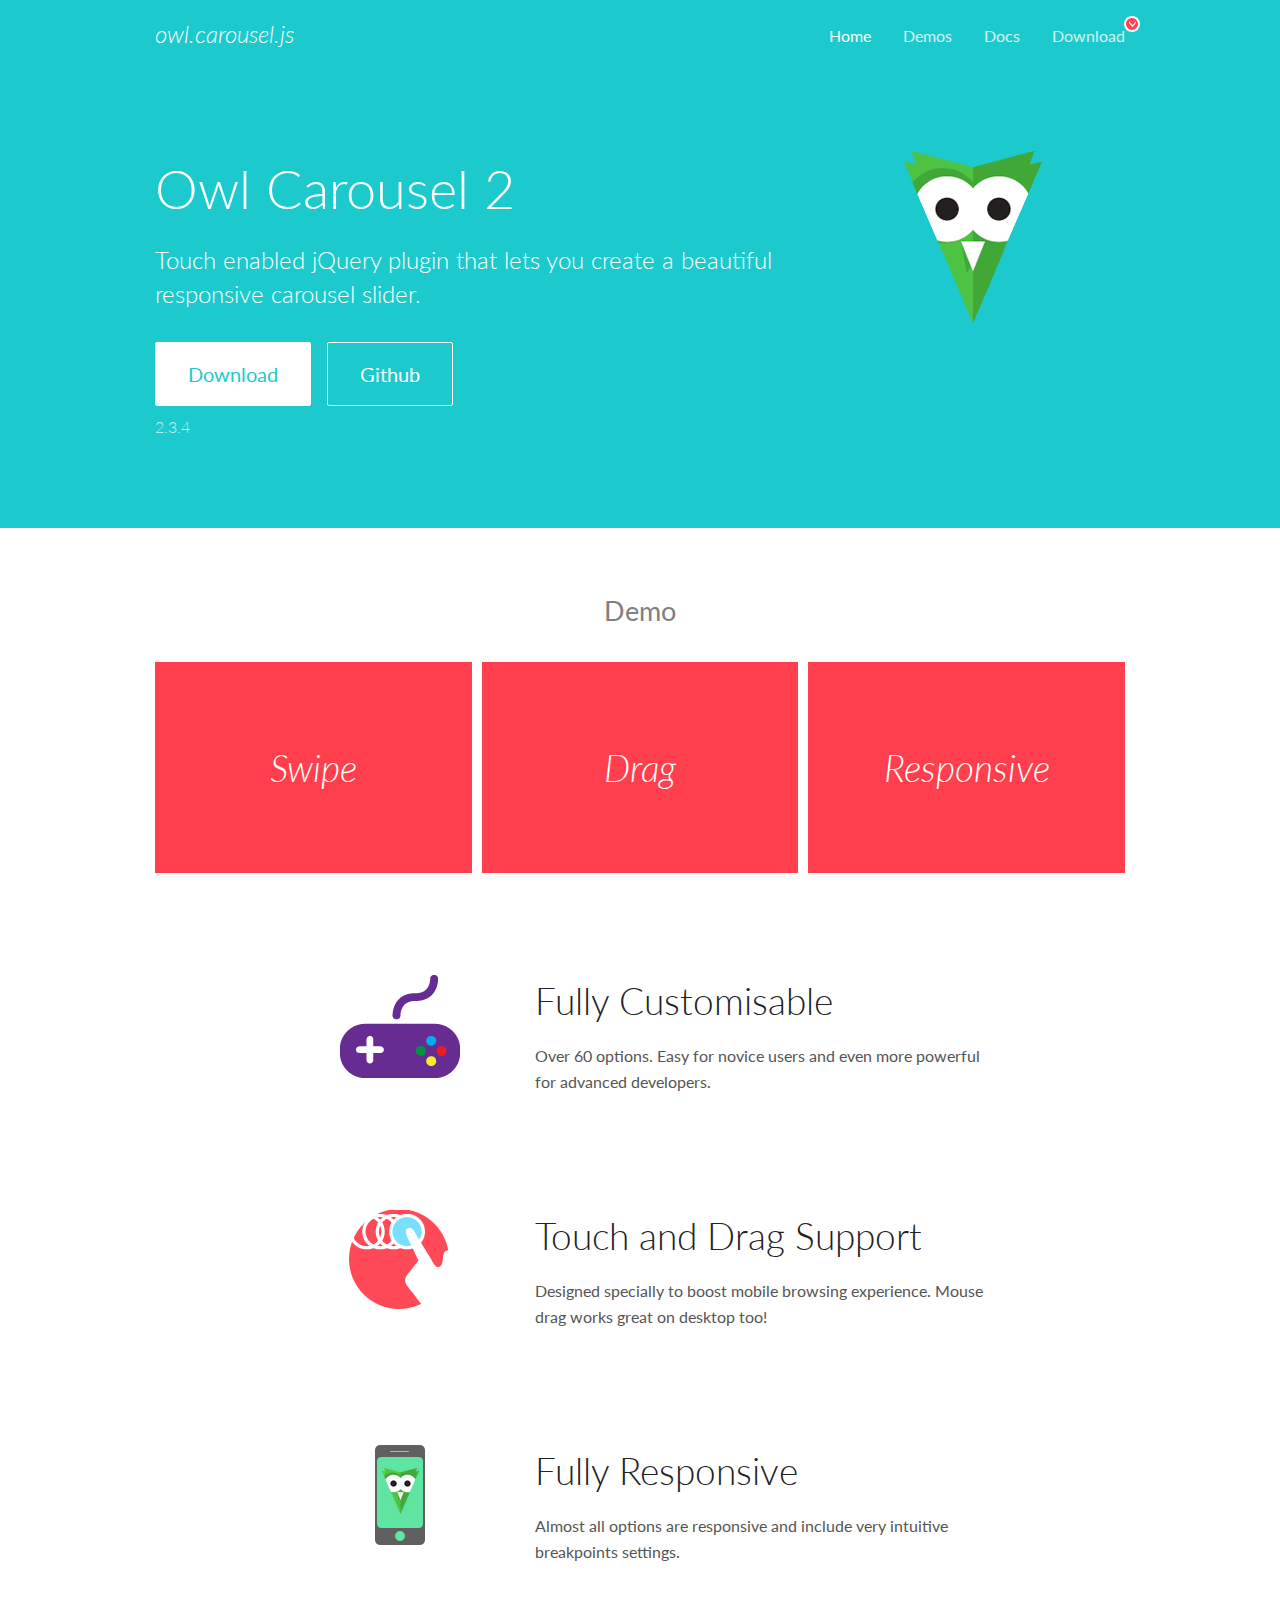
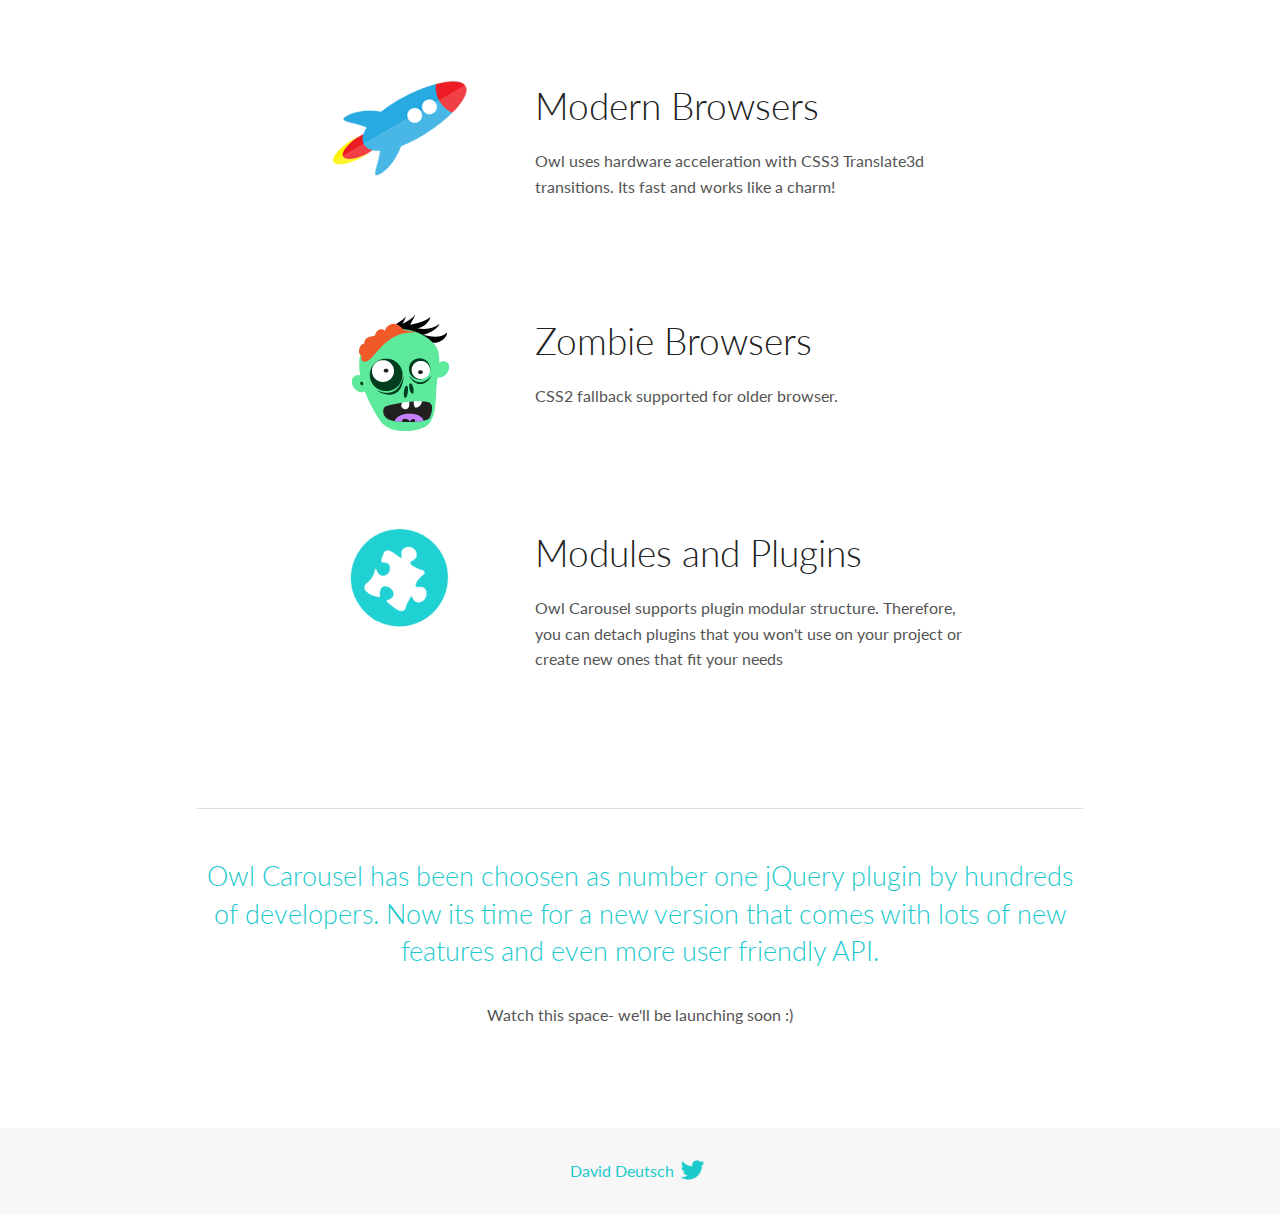
<file: OwlCarousel2-2.3.4/docs/index.html>
<!DOCTYPE html>
<html lang="en">
  <head>

    <!-- head -->
    <meta charset="utf-8">
    <meta name="msapplication-tap-highlight" content="no" />
    <meta name="viewport" content="width=device-width, initial-scale=1.0" />
    <meta name="description" content="Touch enabled jQuery plugin that lets you create beautiful responsive carousel slider.">
    <meta name="author" content="David Deutsch">
    <title>
      Home | Owl Carousel | 2.3.4
    </title>

    <!-- Stylesheets -->
    <link href='https://fonts.googleapis.com/css?family=Lato:300,400,700,400italic,300italic' rel='stylesheet' type='text/css'>
    <link rel="stylesheet" href="assets/css/docs.theme.min.css">

    <!-- Owl Stylesheets -->
    <link rel="stylesheet" href="assets/owlcarousel/assets/owl.carousel.min.css">
    <link rel="stylesheet" href="assets/owlcarousel/assets/owl.theme.default.min.css">

    <!-- HTML5 shim and Respond.js IE8 support of HTML5 elements and media queries -->

    <!--[if lt IE 9]>
      <script src="https://oss.maxcdn.com/libs/html5shiv/3.7.0/html5shiv.js"></script>
      <script src="https://oss.maxcdn.com/libs/respond.js/1.3.0/respond.min.js"></script>
    <![endif]-->

    <!-- Favicons -->
    <link rel="apple-touch-icon-precomposed" sizes="144x144" href="assets/ico/apple-touch-icon-144-precomposed.png">
    <link rel="shortcut icon" href="assets/ico/favicon.png">
    <link rel="shortcut icon" href="favicon.ico">

    <!-- Yeah i know js should not be in header. Its required for demos.-->

    <!-- javascript -->
    <script src="assets/vendors/jquery.min.js"></script>
    <script src="assets/owlcarousel/owl.carousel.js"></script>
  </head>
  <body>

    <!-- header -->
    <header class="header">
      <div class="row">
        <div class="large-12 columns">
          <div class="brand left">
            <h3>
              <a href="/OwlCarousel2/">owl.carousel.js</a> 
            </h3>
          </div>
          <a id="toggle-nav" class="right">
            <span></span> <span></span> <span></span> 
          </a> 
          <div class="nav-bar">
            <ul class="clearfix">
              <li class="active">
                <a href="/OwlCarousel2/index.html">Home</a> 
              </li>
              <li> <a href="/OwlCarousel2/demos/demos.html">Demos</a>  </li>
              <li> <a href="/OwlCarousel2/docs/started-welcome.html">Docs</a>  </li>
              <li>
                <a href="https://github.com/OwlCarousel2/OwlCarousel2/archive/2.3.4.zip">Download</a> 
                <span class="download"></span> 
              </li>
            </ul>
          </div>
        </div>
      </div>
    </header>

    <!-- home panel -->
    <section id="hero">
      <div class="row">
        <div class="large-8 medium-8 columns">
          <h1>Owl Carousel 2</h1>
          <h4>Touch enabled jQuery plugin that lets you create a beautiful responsive carousel slider.</h4>
          <a href="https://github.com/OwlCarousel2/OwlCarousel2/archive/2.3.4.zip" class="hero-button">Download</a> 
          <a href="https://github.com/OwlCarousel2/OwlCarousel2" class="hero-button outline">Github</a> 
          <p>2.3.4</p>
        </div>
        <div class="large-4 medium-4 columns">
          <img class="owl-logo" src="assets/img/owl-logo.png" alt="mr. Owl">
        </div>
      </div>
    </section>

    <!-- body -->
    <div class="home-demo">
      <div class="row">
        <div class="large-12 columns">
          <h3>Demo</h3>
          <div class="owl-carousel">
            <div class="item">
              <h2>Swipe</h2>
            </div>
            <div class="item">
              <h2>Drag</h2>
            </div>
            <div class="item">
              <h2>Responsive</h2>
            </div>
            <div class="item">
              <h2>CSS3</h2>
            </div>
            <div class="item">
              <h2>Fast</h2>
            </div>
            <div class="item">
              <h2>Easy</h2>
            </div>
            <div class="item">
              <h2>Free</h2>
            </div>
            <div class="item">
              <h2>Upgradable</h2>
            </div>
            <div class="item">
              <h2>Tons of options</h2>
            </div>
            <div class="item">
              <h2>Infinity</h2>
            </div>
            <div class="item">
              <h2>Auto Width</h2>
            </div>
          </div>
        </div>
      </div>
    </div>
    <script>
      var owl = $('.owl-carousel');
      owl.owlCarousel({
        margin: 10,
        loop: true,
        responsive: {
          0: {
            items: 1
          },
          600: {
            items: 2
          },
          1000: {
            items: 3
          }
        }
      })
    </script>

    <!-- features -->
    <div id="features">
      <div class="row">
        <div class="small-12 medium-9 small-centered columns">
          <section class="row feature">
            <div class="medium-4 small-12 columns">
              <img src="assets/img/feature-options.png" alt="">
            </div>
            <div class="medium-8 small-12 columns">
              <h2>Fully Customisable</h2>
              <p>Over 60 options. Easy for novice users and even more powerful for advanced developers.</p>
            </div>
          </section>
          <section class="row feature">
            <div class="medium-4 small-12 columns">
              <img src="assets/img/feature-drag.png" alt="">
            </div>
            <div class="medium-8 small-12 columns">
              <h2>Touch and Drag Support</h2>
              <p>Designed specially to boost mobile browsing experience. Mouse drag works great on desktop too!</p>
            </div>
          </section>
          <section class="row feature">
            <div class="medium-4 small-12 columns">
              <img src="assets/img/feature-responsive.png" alt="">
            </div>
            <div class="medium-8 small-12 columns">
              <h2>Fully Responsive</h2>
              <p>Almost all options are responsive and include very intuitive breakpoints settings.</p>
            </div>
          </section>
          <section class="row feature">
            <div class="medium-4 small-12 columns">
              <img src="assets/img/feature-modern.png" alt="">
            </div>
            <div class="medium-8 small-12 columns">
              <h2>Modern Browsers</h2>
              <p>Owl uses hardware acceleration with CSS3 Translate3d transitions. Its fast and works like a charm! </p>
            </div>
          </section>
          <section class="row feature">
            <div class="medium-4 small-12 columns">
              <img src="assets/img/feature-zombie.png" alt="">
            </div>
            <div class="medium-8 small-12 columns">
              <h2>Zombie Browsers</h2>
              <p>CSS2 fallback supported for older browser.</p>
            </div>
          </section>
          <section class="row feature">
            <div class="medium-4 small-12 columns">
              <img src="assets/img/feature-module.png" alt="">
            </div>
            <div class="medium-8 small-12 columns">
              <h2>Modules and Plugins</h2>
              <p>Owl Carousel supports plugin modular structure. Therefore, you can detach plugins that you won&#x27;t use on your project or create new ones that fit your needs</p>
            </div>
          </section>
        </div>
      </div>
    </div>

    <!-- footer -->
    <section id="teaser-text">
      <div class="row">
        <div class="small-12 medium-11 small-centered columns">
          <hr>
          <h3 id="owl-carousel-has-been-choosen-as-number-one-jquery-plugin-by-hundreds-of-developers-now-its-time-for-a-new-version-that-comes-with-lots-of-new-features-and-even-more-user-friendly-api-">Owl Carousel has been choosen as number one jQuery plugin by hundreds of developers. Now its time for a new version that comes with lots of new features and even more user friendly API.</h3>
          <p>Watch this space- we&#39;ll be launching soon :)</p>
        </div>
      </div>
    </section>

    <!-- footer -->
    <footer class="footer">
      <div class="row">
        <div class="large-12 columns">
          <h5>
            <a href="/OwlCarousel2/docs/support-contact.html">David Deutsch</a> 
            <a id="custom-tweet-button" href="https://twitter.com/share?url=https://github.com/OwlCarousel2/OwlCarousel2&text=Owl Carousel - This is so awesome! " target="_blank"></a> 
          </h5>
        </div>
      </div>
    </footer>

    <!-- vendors -->
    <script src="assets/vendors/highlight.js"></script>
    <script src="assets/js/app.js"></script>
  </body>
</html>
</file>
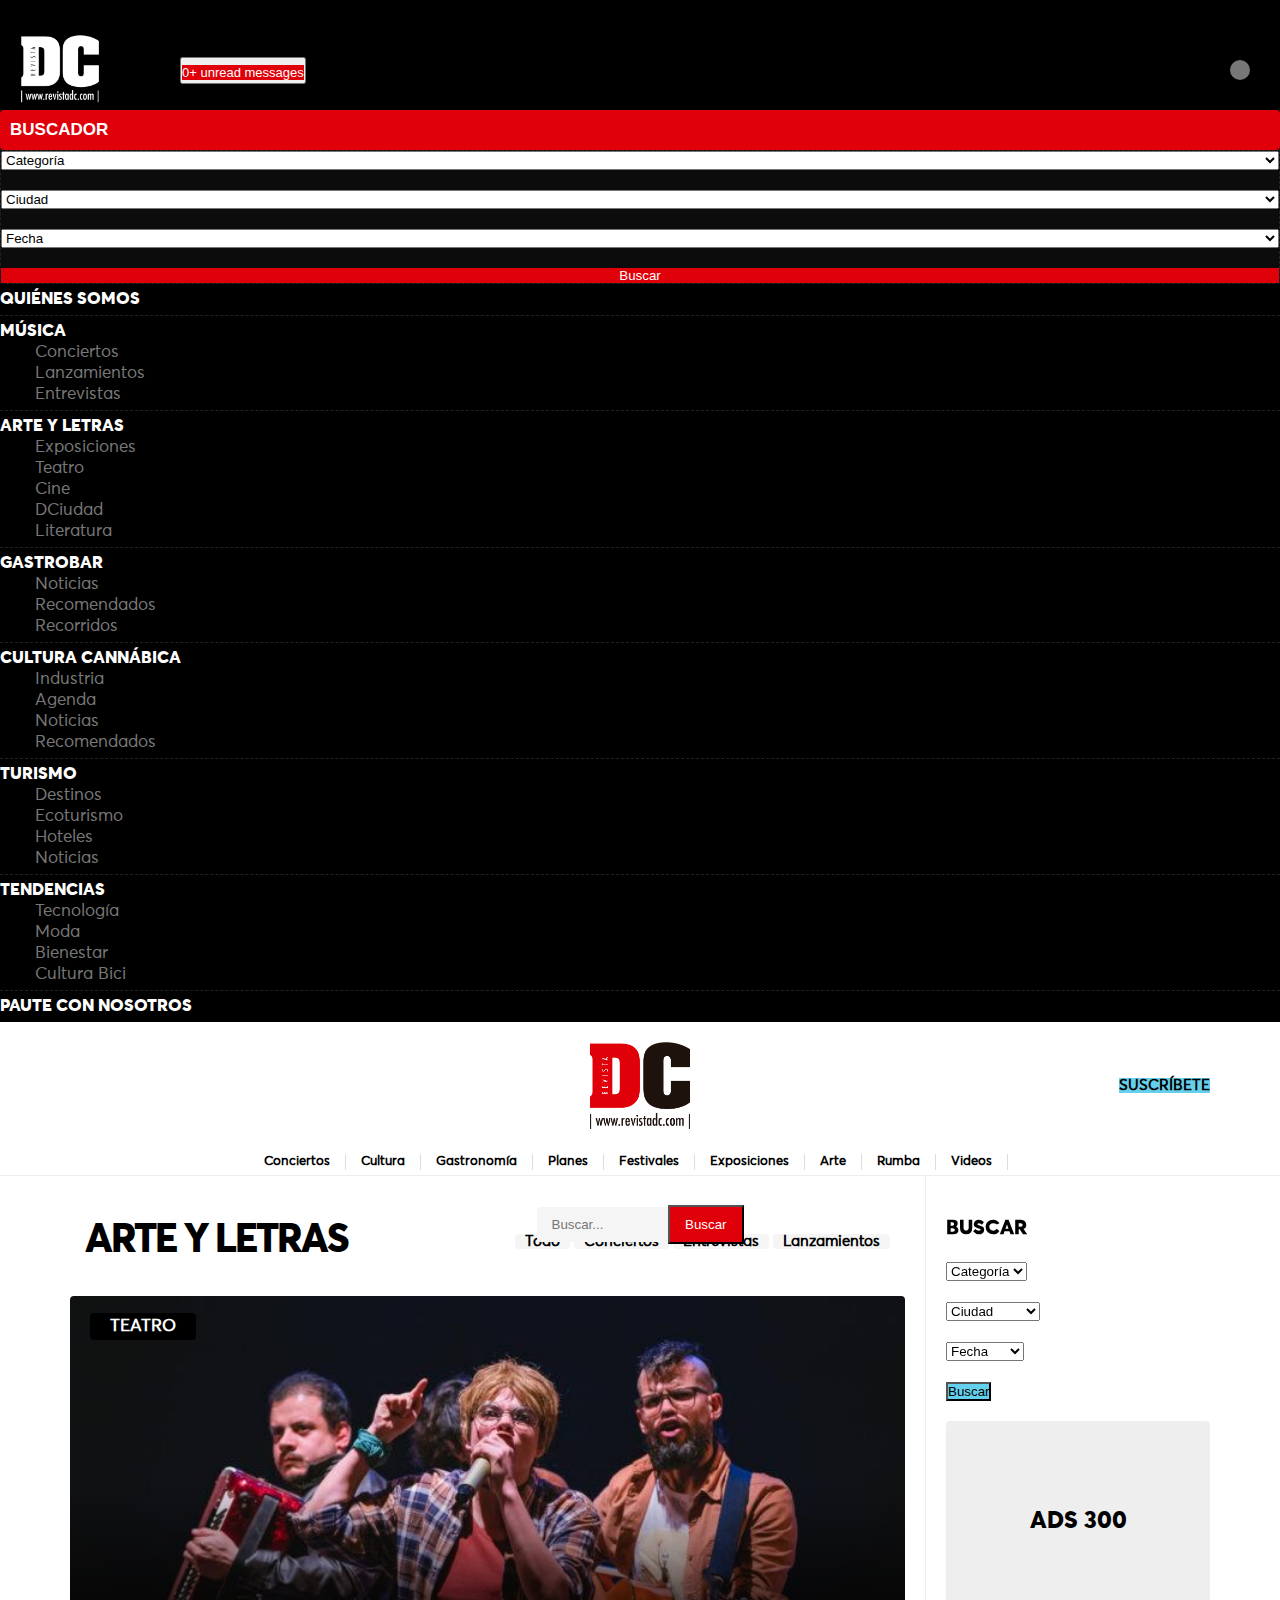
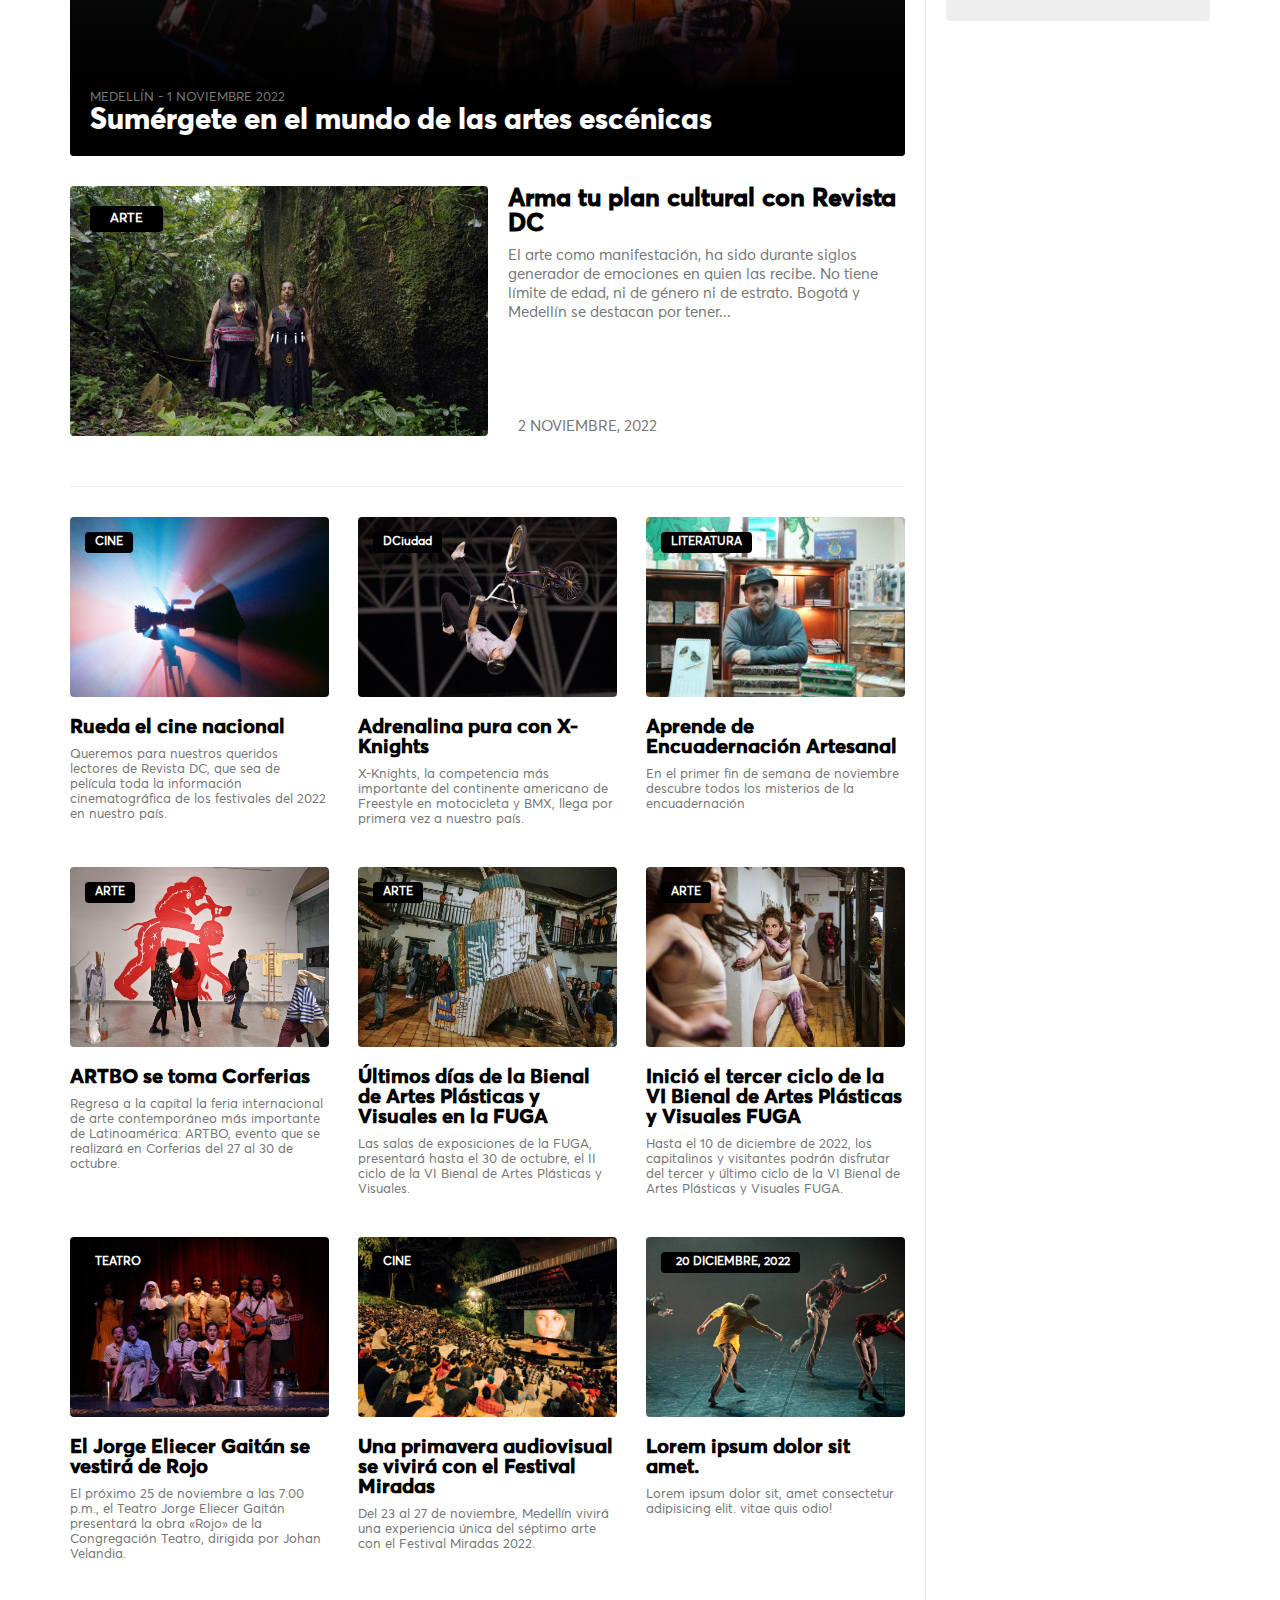
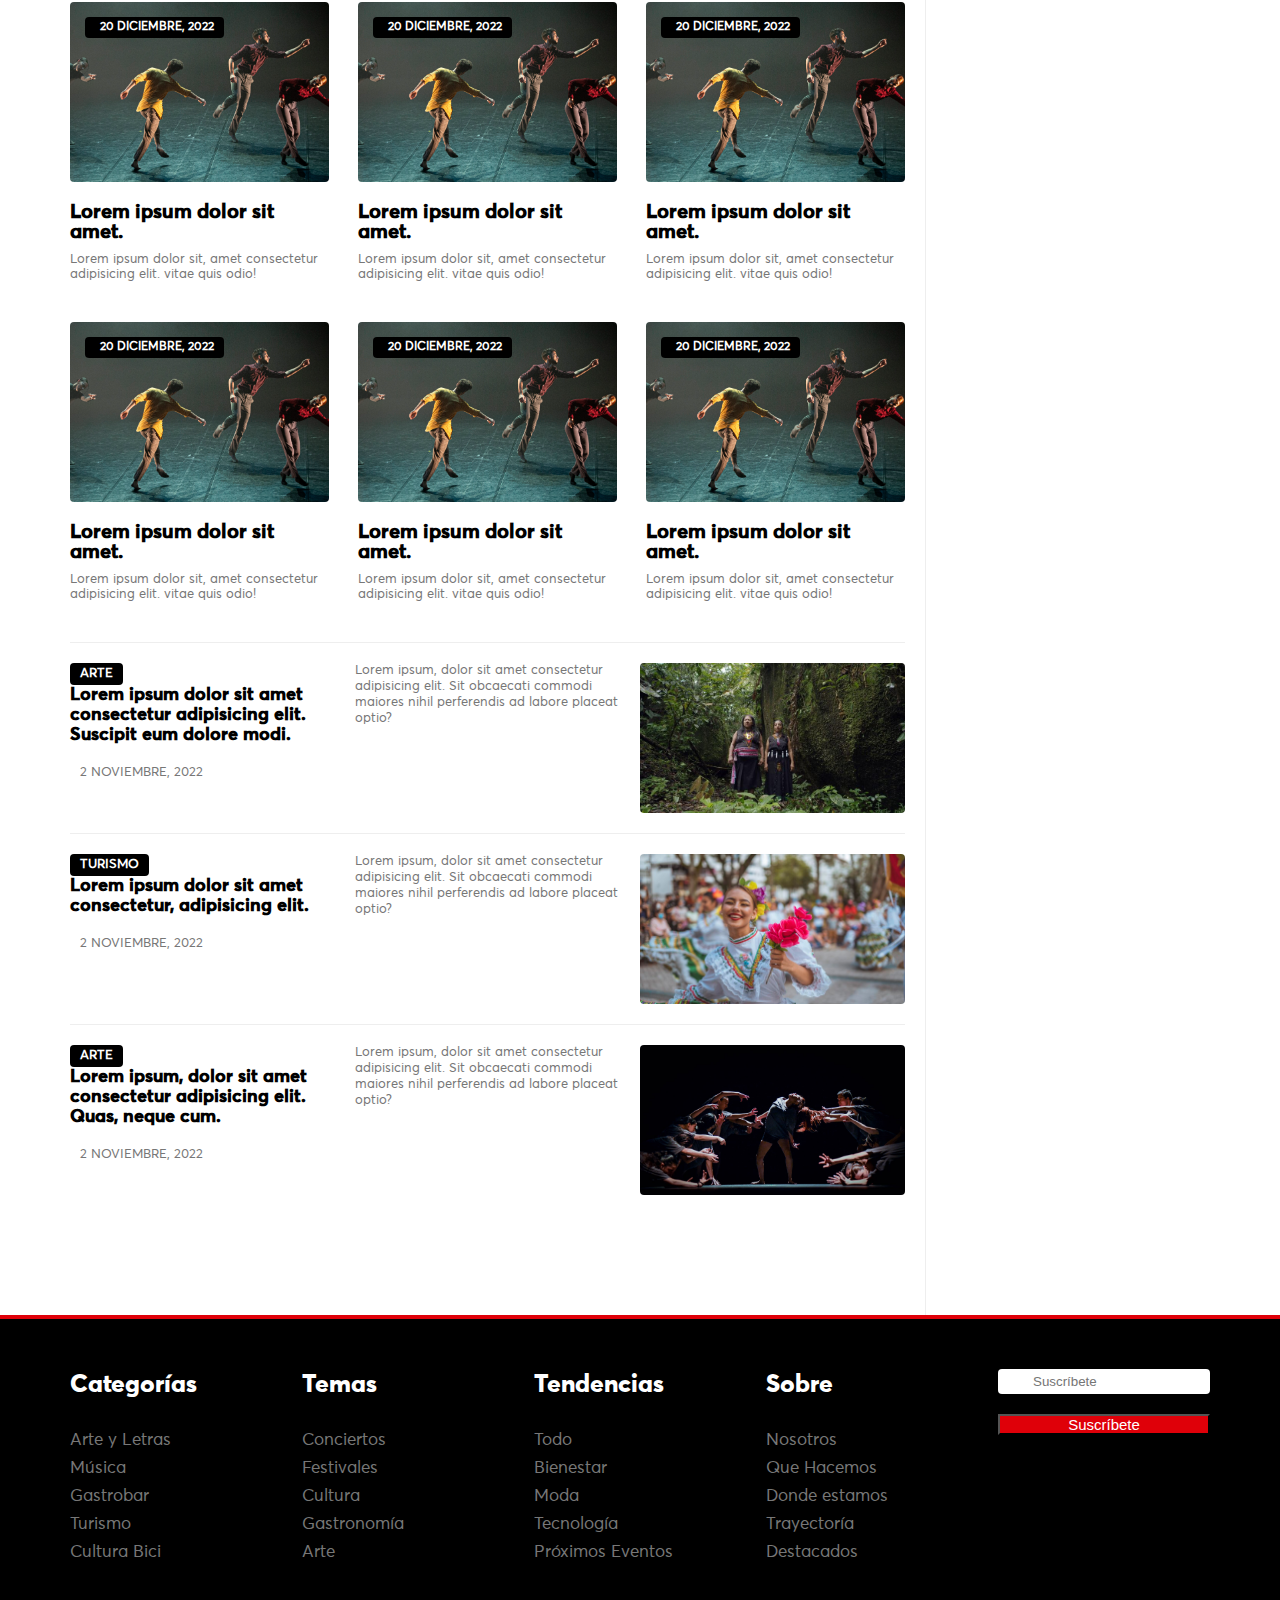
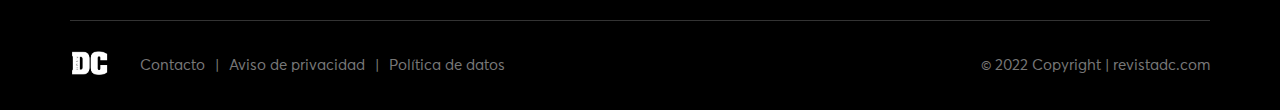
<file: arteLetras.html>
<!DOCTYPE html>
<html lang="en">
<head>
    <meta charset="UTF-8">
    <meta http-equiv="X-UA-Compatible" content="IE=edge">
    <meta name="viewport" content="width=device-width, initial-scale=1.0">
    <!-- ----------LINKS OWL CAROUSEL----------------- -->
    <script src="https://code.jquery.com/jquery-3.5.1.min.js"></script>
    <script src="https://cdnjs.cloudflare.com/ajax/libs/OwlCarousel2/2.3.4/owl.carousel.min.js"></script>
    <link rel="stylesheet" href="https://cdnjs.cloudflare.com/ajax/libs/OwlCarousel2/2.3.4/assets/owl.carousel.min.css">
    <!-- ----------BOOTSTRAP 5.0.2----------------- -->
    <link href="https://cdn.jsdelivr.net/npm/bootstrap@5.2.2/dist/css/bootstrap.min.css" rel="stylesheet" integrity="sha384-Zenh87qX5JnK2Jl0vWa8Ck2rdkQ2Bzep5IDxbcnCeuOxjzrPF/et3URy9Bv1WTRi" crossorigin="anonymous">
    <title>Arte y Letras</title>
    <link rel="stylesheet" href="https://cdnjs.cloudflare.com/ajax/libs/font-awesome/6.2.0/css/all.min.css" integrity="sha512-xh6O/CkQoPOWDdYTDqeRdPCVd1SpvCA9XXcUnZS2FmJNp1coAFzvtCN9BmamE+4aHK8yyUHUSCcJHgXloTyT2A==" crossorigin="anonymous" referrerpolicy="no-referrer" />
    <link rel="stylesheet" href="css/estilos.css?v=1.14">
    <link rel="stylesheet" href="css/responsive.css?v=1.7">
</head>
<body>
    <!-- ----------------------------------OFFCANVAS------------------------------------- -->
    <div class="offcanvas offcanvas-start canvas_menu" tabindex="-1" id="offcanvasExample" aria-labelledby="offcanvasExampleLabel">
        <div class="offcanvas-header head_canva">
          <img src="img/logo_white.png" alt="">
          <div class="iconos_header">
            <div class="redes_head">
                <a href="#" class="red"><i class="fa-brands fa-instagram"></i></a>
                <a href="#" class="red"><i class="fa-brands fa-twitter"></i></a>
                <a href="#" class="red"><i class="fa-brands fa-facebook"></i></a>
                <a href="#" class="red"><i class="fa-brands fa-whatsapp"></i></a>
                <a href="#" class="red"><i class="fa-brands fa-tiktok"></i></a>
                <a href="#" class="red"><i class="fa-solid fa-video"></i></a>
            </div>
            <div class="carrito">
                <button type="button" class="btn boton_carrito position-relative">
                    <i class="fa-solid fa-cart-shopping"></i>   
                    <span class="position-absolute top-0 start-100 translate-middle badge rounded-pill bg-danger">
                      0+
                      <span class="visually-hidden">unread messages</span>
                    </span>
                  </button>
            </div>
        </div>
          <button type="button" class="btn-close text-reset" data-bs-dismiss="offcanvas" aria-label="Close"></button>
        </div>
        <div class="offcanvas-body">
            <div class="accordion accordion-flush" id="accordionFlushExample">
                <div class="accordion-item">
                    <h2 class="accordion-header" id="flush-headingOne">
                        <button class="accordion-button collapsed btn_buscador" type="button" data-bs-toggle="collapse" data-bs-target="#flush-collapseOne" aria-expanded="false" aria-controls="flush-collapseOne">
                        BUSCADOR
                        </button>
                    </h2> 
                    <div id="flush-collapseOne" class="accordion-collapse collapse " aria-labelledby="flush-headingOne" data-bs-parent="#accordionFlushExample">
                        <div class="accordion-body">
                            <div class="contenedor_select">
                                <select class="form-select select_campo" aria-label="Default select example">
                                    <option selected>Categoría</option>
                                    <option value="1" class="opcion">Cat #1</option>
                                    <option value="2" class="opcion">Cat #2</option>
                                    <option value="3" class="opcion">Cat #3</option>
                                    <option value="4" class="opcion">Cat #4</option>
                                    <option value="3" class="opcion">Cat #3</option>
                                    <option value="4" class="opcion">Cat #4</option>
                                </select>
                            </div>
                            <div class="contenedor_select">
                                <select class="form-select select_campo" aria-label="Default select example">
                                    <option selected>Ciudad</option>
                                    <option value="1" class="opcion">Medellín</option>
                                    <option value="2" class="opcion">Bogotá</option>
                                    <option value="3" class="opcion">Barranquilla</option>
                                </select>
                            </div>
                            <div class="contenedor_select">
                                <select class="form-select select_campo" aria-label="Default select example">
                                    <option selected>Fecha</option>
                                    <option value="1" class="opcion">Fecha #1</option>
                                    <option value="2" class="opcion">Fecha #2</option>
                                    <option value="3" class="opcion">Fecha #3</option>
                                    <option value="4" class="opcion">Fecha #4</option>
                                </select>
                            </div>
                            <div class="contenedor_select d-grid">
                                <button type="button" class="btn btn_buscar">Buscar</button>
                            </div>
                        </div>
                    </div>
                </div>
            </div>
          <div class="menu_categorias">
            <div class="nav_">
                <a href="#" class="seccion_gen">QUIÉNES SOMOS</a>
            </div>
            <div class="nav_">
                <a href="#" class="seccion_gen">MÚSICA</a>
                <a href="#" class="sub_seccion_gen"><i class="fa-solid fa-chevron-right"></i>Conciertos</a>
                <a href="#" class="sub_seccion_gen"><i class="fa-solid fa-chevron-right"></i>Lanzamientos</a>
                <a href="#" class="sub_seccion_gen"><i class="fa-solid fa-chevron-right"></i>Entrevistas</a>
            </div>
            <div class="nav_">
                <a href="#" class="seccion_gen">ARTE Y LETRAS</a>
                <a href="#" class="sub_seccion_gen"><i class="fa-solid fa-chevron-right"></i>Exposiciones</a>
                <a href="#" class="sub_seccion_gen"><i class="fa-solid fa-chevron-right"></i>Teatro</a>
                <a href="#" class="sub_seccion_gen"><i class="fa-solid fa-chevron-right"></i>Cine</a>
                <a href="#" class="sub_seccion_gen"><i class="fa-solid fa-chevron-right"></i>DCiudad</a>
                <a href="#" class="sub_seccion_gen"><i class="fa-solid fa-chevron-right"></i>Literatura</a>
            </div>
            <div class="nav_">
                <a href="#" class="seccion_gen">GASTROBAR</a>
                <a href="#" class="sub_seccion_gen"><i class="fa-solid fa-chevron-right"></i>Noticias</a>
                <a href="#" class="sub_seccion_gen"><i class="fa-solid fa-chevron-right"></i>Recomendados</a>
                <a href="#" class="sub_seccion_gen"><i class="fa-solid fa-chevron-right"></i>Recorridos</a>
            </div>
            <div class="nav_">
                <a href="#" class="seccion_gen">CULTURA CANNÁBICA</a>
                <a href="#" class="sub_seccion_gen"><i class="fa-solid fa-chevron-right"></i>Industria</a>
                <a href="#" class="sub_seccion_gen"><i class="fa-solid fa-chevron-right"></i>Agenda</a>
                <a href="#" class="sub_seccion_gen"><i class="fa-solid fa-chevron-right"></i>Noticias</a>
                <a href="#" class="sub_seccion_gen"><i class="fa-solid fa-chevron-right"></i>Recomendados</a>
            </div>
            <div class="nav_">
                <a href="#" class="seccion_gen">TURISMO</a>
                <a href="#" class="sub_seccion_gen"><i class="fa-solid fa-chevron-right"></i>Destinos</a>
                <a href="#" class="sub_seccion_gen"><i class="fa-solid fa-chevron-right"></i>Ecoturismo</a>
                <a href="#" class="sub_seccion_gen"><i class="fa-solid fa-chevron-right"></i>Hoteles</a>
                <a href="#" class="sub_seccion_gen"><i class="fa-solid fa-chevron-right"></i>Noticias</a>
            </div>
            <div class="nav_">
                <a href="#" class="seccion_gen">TENDENCIAS</a>
                <a href="#" class="sub_seccion_gen"><i class="fa-solid fa-chevron-right"></i>Tecnología</a>
                <a href="#" class="sub_seccion_gen"><i class="fa-solid fa-chevron-right"></i>Moda</a>
                <a href="#" class="sub_seccion_gen"><i class="fa-solid fa-chevron-right"></i>Bienestar</a>
                <a href="#" class="sub_seccion_gen"><i class="fa-solid fa-chevron-right"></i>Cultura Bici</a>
            </div>
            <div class="nav_">
                <a href="#" class="seccion_gen">PAUTE CON NOSOTROS</a>
            </div>
          </div>
        </div>
      </div>


<!-- ---------------------------HEADER------------------------------ -->
    <header class="header">
        <div class="content_header">
            <div class="menu_mobile">
                <div class="menu_">
                    <button type="submit" class="btn_nav" data-bs-toggle="offcanvas" href="#offcanvasExample" role="button" aria-controls="offcanvasExample"><i class="fa-solid fa-bars"></i></button>
                </div>
            </div>
            <div class="logo_header">
                <img src="img/logo_dc.png" alt="">
            </div>
            <div class="iconos_header">
                <div class="right_suscribe">
                    <a href="#" class="btn boton_suscribe">SUSCRÍBETE</a>
                </div>
            </div>
        </div>
    </header>
    <div class="sub_menu">
        <div class="content_sub">
            <div class="menu_logo_mob">
                <button type="submit" class="btn_nav btn_nav_red" data-bs-toggle="offcanvas" href="#offcanvasExample" role="button" aria-controls="offcanvasExample"><i class="fa-solid fa-bars"></i></button>
                <img src="img/logo_sub_red.png" alt=""> 
            </div>
            <div class="scrollmenu">
                <div class="sub_menu_cat">
                    <a href="#" class="item_cat">Conciertos</a>
                </div>
                <div class="sub_menu_cat">
                    <a href="#" class="item_cat">Cultura</a>
                </div>
                <div class="sub_menu_cat">
                    <a href="#" class="item_cat">Gastronomía</a>
                </div>
                <div class="sub_menu_cat">
                    <a href="#" class="item_cat">Planes</a>
                </div>
                <div class="sub_menu_cat">
                    <a href="#" class="item_cat">Festivales</a>
                </div>
                <div class="sub_menu_cat">
                    <a href="#" class="item_cat">Exposiciones</a>
                </div>
                <div class="sub_menu_cat">
                    <a href="#" class="item_cat">Arte</a>
                </div>
                <div class="sub_menu_cat">
                    <a href="#" class="item_cat">Rumba</a>
                </div>
                <div class="sub_menu_cat">
                    <a href="#" class="item_cat">Videos</a> 
                </div>
                <div class="sub_menu_cat">
                    <a href="#" class="sub_bus" type="button" data-bs-toggle="collapse" data-bs-target="#multiCollapseExample2" aria-expanded="false" aria-controls="multiCollapseExample2"><i class="fa-solid fa-magnifying-glass"></i></a>
                </div>
            </div>
            <div class="contenedor_item_sub">
                <a href="#" class="item_submenu">Conciertos</a>
                <a href="#" class="item_submenu">Cultura</a>
                <a href="#" class="item_submenu">Gastronomía</a>
                <a href="#" class="item_submenu">Planes</a>
                <a href="#" class="item_submenu">Festivales</a>
                <a href="#" class="item_submenu">Exposiciones</a>
                <a href="#" class="item_submenu">Arte</a>
                <a href="#" class="item_submenu">Rumba</a>
                <a href="#" class="item_submenu">Videos</a>
                <a href="#" class="sub_bus" type="button" data-bs-toggle="collapse" data-bs-target="#multiCollapseExample2" aria-expanded="false" aria-controls="multiCollapseExample2"><i class="fa-solid fa-magnifying-glass"></i></a>
            </div>
            <div class="row">
                <div class="col"> 
                    <div class="collapse multi-collapse" id="multiCollapseExample2">
                        <div class="card card-body caja_collapse">
                        <div class="content_collapse">
                            <input type="text" placeholder="Buscar...">
                            <button type="submit" class="btn btn_submit">Buscar</button>
                        </div>
                        </div>
                    </div>
                </div>
            </div>
        </div>
    </div>


    <!-- ---------------MOD SECCION CATEGORIAS------------------------------ -->
    <div class="categorias_sec">
        <div class="content_categorias sin_padd_bot">
            <div class="nota_mayor float_right ultima_nota con_pad_int">
                <div class="head_sec back_b">
                    <div class="content_head_sec top_nopadd">
                        <div class="log_sec">
                            <div class="nombre_sec">
                                <a href="#" class="link_seccion titulo_negro">ARTE Y LETRAS</a>
                            </div>
                        </div>
                        <div class="sub_sec">
                            <a href="#" class="link_sub_sec color_negro">Todo</a>
                            <a href="#" class="link_sub_sec color_negro">Conciertos</a>
                            <a href="#" class="link_sub_sec color_negro">Entrevistas</a>
                            <a href="#" class="link_sub_sec color_negro">Lanzamientos</a>
                        </div>
                    </div>
                </div>
                <div class="img_mayor con_padd_bot">
                    <img src="img/cantar.jpg" alt="">
                    <div class="info_img_mayor">
                        <div class="head_my">
                            <span class="etiqueta_my">TEATRO</span>
                        </div>
                        <div class="bot_my">
                            <p class="fecha_my">MEDELLÍN - 1 NOVIEMBRE 2022</p>
                            <a href="#" class="link_evento">Sumérgete en el mundo de las artes escénicas</a>
                        </div>
                    </div>
                </div>
                <div class="nota_mid">
                    <div class="img_nota_mid">
                        <img src="img/arte.jpg" alt="">
                        <div class="pos_mid">
                            <p class="etiqueta_mid">ARTE</p>
                        </div>
                    </div>
                    <div class="info_mid">
                        <a href="#" class="titulo_mid">Arma tu plan cultural con Revista DC</a>
                        <p class="parrafo_mid">El arte como manifestación, ha sido durante siglos generador de emociones en quien las recibe. No tiene límite de edad, ni de género ni de estrato. Bogotá y Medellín se destacan por tener...</p>
                        <p class="fecha_mid"><i class="fa-solid fa-calendar-days"></i>2 NOVIEMBRE, 2022</p>
                    </div>
                </div>
                <div class="columna_notas">
                    <div class="notas_peq_">
                        <div class="nota_pequeña">
                            <div class="img_peq">
                                <img src="img/rueda.jpg" alt="">
                                <div class="absolute_peq">
                                    <p class="etiqueta_peq">CINE</p>
                                </div>
                            </div>
                            <div class="pie_caja_peq">
                                <a href="#" class="link_peq">Rueda el cine nacional</a>
                                <p class="descripcion_peq">Queremos para nuestros queridos lectores de Revista DC, que sea de película toda la información cinematográfica de los festivales del 2022 en nuestro país.</p>
                            </div>
                        </div>
                        <div class="nota_pequeña">
                            <div class="img_peq">
                                <img src="img/bmx.jpg" alt="">
                                <div class="absolute_peq">
                                    <p class="etiqueta_peq">DCiudad</p>
                                </div>
                            </div>
                            <div class="pie_caja_peq">
                                <a href="#" class="link_peq">Adrenalina pura con X-Knights</a>
                                <p class="descripcion_peq">X-Knights, la competencia más importante del continente americano de Freestyle en motocicleta y BMX, llega por primera vez a nuestro país.</p>
                            </div>
                        </div>
                        <div class="nota_pequeña">
                            <div class="img_peq">
                                <img src="img/Ricardo-Corazon.jpg" alt="">
                                <div class="absolute_peq">
                                    <p class="etiqueta_peq">LITERATURA</p>
                                </div>
                            </div>
                            <div class="pie_caja_peq">
                                <a href="#" class="link_peq">Aprende de Encuadernación Artesanal</a>
                                <p class="descripcion_peq">En el primer fin de semana de noviembre descubre todos los misterios de la encuadernación</p>
                            </div>
                        </div>
                        <div class="nota_pequeña">
                            <div class="img_peq">
                                <img src="img/sala.jpg" alt="">
                                <div class="absolute_peq">
                                    <p class="etiqueta_peq">ARTE</p>
                                </div>
                            </div>
                            <div class="pie_caja_peq">
                                <a href="#" class="link_peq">ARTBO se toma Corferias</a>
                                <p class="descripcion_peq">Regresa a la capital la feria internacional de arte contemporáneo más importante de Latinoamérica: ARTBO, evento que se realizará en Corferias del 27 al 30 de octubre.</p>
                            </div>
                        </div>
                        <div class="nota_pequeña">
                            <div class="img_peq">
                                <img src="img/lata.jpeg" alt="">
                                <div class="absolute_peq">
                                    <p class="etiqueta_peq">ARTE</p>
                                </div>
                            </div>
                            <div class="pie_caja_peq">
                                <a href="#" class="link_peq">Últimos días de la Bienal de Artes Plásticas y Visuales en la FUGA</a>
                                <p class="descripcion_peq">Las salas de exposiciones de la FUGA, presentará hasta el 30 de octubre, el II ciclo de la VI Bienal de Artes Plásticas y Visuales. </p>
                            </div>
                        </div>
                        <div class="nota_pequeña">
                            <div class="img_peq">
                                <img src="img/VI-Bienal.jpeg" alt="">
                                <div class="absolute_peq">
                                    <p class="etiqueta_peq">ARTE</p>
                                </div>
                            </div>
                            <div class="pie_caja_peq">
                                <a href="#" class="link_peq">Inició el tercer ciclo de la VI Bienal de Artes Plásticas y Visuales FUGA</a>
                                <p class="descripcion_peq">Hasta el 10 de diciembre de 2022, los capitalinos y visitantes podrán disfrutar del tercer y último ciclo de la VI Bienal de Artes Plásticas y Visuales FUGA.</p>
                            </div>
                        </div>
                        <div class="nota_pequeña">
                            <div class="img_peq">
                                <img src="img/Rojo.jpg" alt="">
                                <div class="absolute_peq">
                                    <p class="etiqueta_peq">TEATRO</p>
                                </div>
                            </div>
                            <div class="pie_caja_peq">
                                <a href="#" class="link_peq">El Jorge Eliecer Gaitán se vestirá de Rojo</a>
                                <p class="descripcion_peq">El próximo 25 de noviembre a las 7:00 p.m., el Teatro Jorge Eliecer Gaitán presentará la obra «Rojo» de la Congregación Teatro, dirigida por Johan Velandia.</p>
                            </div>
                        </div>
                        <div class="nota_pequeña">
                            <div class="img_peq">
                                <img src="img/cine.jpg" alt="">
                                <div class="absolute_peq">
                                    <p class="etiqueta_peq">CINE</p>
                                </div>
                            </div>
                            <div class="pie_caja_peq">
                                <a href="#" class="link_peq">Una primavera audiovisual se vivirá con el Festival Miradas</a>
                                <p class="descripcion_peq">Del 23 al 27 de noviembre, Medellín vivirá una experiencia única del séptimo arte con el Festival Miradas 2022.</p>
                            </div>
                        </div>
                        <div class="nota_pequeña">
                            <div class="img_peq">
                                <img src="img/slider_3.jpg" alt="">
                                <div class="absolute_peq">
                                    <p class="etiqueta_peq"><i class="fa-solid fa-calendar-days"></i>20 DICIEMBRE, 2022</p>
                                </div>
                            </div>
                            <div class="pie_caja_peq">
                                <a href="#" class="link_peq">Lorem ipsum dolor sit amet.</a>
                                <p class="descripcion_peq">Lorem ipsum dolor sit, amet consectetur adipisicing elit. vitae quis odio!</p>
                            </div>
                        </div>
                        <div class="nota_pequeña">
                            <div class="img_peq">
                                <img src="img/slider_3.jpg" alt="">
                                <div class="absolute_peq">
                                    <p class="etiqueta_peq"><i class="fa-solid fa-calendar-days"></i>20 DICIEMBRE, 2022</p>
                                </div>
                            </div>
                            <div class="pie_caja_peq">
                                <a href="#" class="link_peq">Lorem ipsum dolor sit amet.</a>
                                <p class="descripcion_peq">Lorem ipsum dolor sit, amet consectetur adipisicing elit. vitae quis odio!</p>
                            </div>
                        </div>
                        <div class="nota_pequeña">
                            <div class="img_peq">
                                <img src="img/slider_3.jpg" alt="">
                                <div class="absolute_peq">
                                    <p class="etiqueta_peq"><i class="fa-solid fa-calendar-days"></i>20 DICIEMBRE, 2022</p>
                                </div>
                            </div>
                            <div class="pie_caja_peq">
                                <a href="#" class="link_peq">Lorem ipsum dolor sit amet.</a>
                                <p class="descripcion_peq">Lorem ipsum dolor sit, amet consectetur adipisicing elit. vitae quis odio!</p>
                            </div>
                        </div>
                        <div class="nota_pequeña">
                            <div class="img_peq">
                                <img src="img/slider_3.jpg" alt="">
                                <div class="absolute_peq">
                                    <p class="etiqueta_peq"><i class="fa-solid fa-calendar-days"></i>20 DICIEMBRE, 2022</p>
                                </div>
                            </div>
                            <div class="pie_caja_peq">
                                <a href="#" class="link_peq">Lorem ipsum dolor sit amet.</a>
                                <p class="descripcion_peq">Lorem ipsum dolor sit, amet consectetur adipisicing elit. vitae quis odio!</p>
                            </div>
                        </div>
                        <div class="nota_pequeña">
                            <div class="img_peq">
                                <img src="img/slider_3.jpg" alt="">
                                <div class="absolute_peq">
                                    <p class="etiqueta_peq"><i class="fa-solid fa-calendar-days"></i>20 DICIEMBRE, 2022</p>
                                </div>
                            </div>
                            <div class="pie_caja_peq">
                                <a href="#" class="link_peq">Lorem ipsum dolor sit amet.</a>
                                <p class="descripcion_peq">Lorem ipsum dolor sit, amet consectetur adipisicing elit. vitae quis odio!</p>
                            </div>
                        </div>
                        <div class="nota_pequeña">
                            <div class="img_peq">
                                <img src="img/slider_3.jpg" alt="">
                                <div class="absolute_peq">
                                    <p class="etiqueta_peq"><i class="fa-solid fa-calendar-days"></i>20 DICIEMBRE, 2022</p>
                                </div>
                            </div>
                            <div class="pie_caja_peq">
                                <a href="#" class="link_peq">Lorem ipsum dolor sit amet.</a>
                                <p class="descripcion_peq">Lorem ipsum dolor sit, amet consectetur adipisicing elit. vitae quis odio!</p>
                            </div>
                        </div>
                        <div class="nota_pequeña">
                            <div class="img_peq">
                                <img src="img/slider_3.jpg" alt="">
                                <div class="absolute_peq">
                                    <p class="etiqueta_peq"><i class="fa-solid fa-calendar-days"></i>20 DICIEMBRE, 2022</p>
                                </div>
                            </div>
                            <div class="pie_caja_peq">
                                <a href="#" class="link_peq">Lorem ipsum dolor sit amet.</a>
                                <p class="descripcion_peq">Lorem ipsum dolor sit, amet consectetur adipisicing elit. vitae quis odio!</p>
                            </div>
                        </div>
                    </div>
                </div>
                <div class="bloque_info">
                    <div class="nota_aling">
                        <div class="col_aling">
                            <p class="etiqueta_aling">ARTE</p>
                            <a href="#" class="link_nota_al">Lorem ipsum dolor sit amet consectetur adipisicing elit. Suscipit eum dolore modi.</a>
                            <p class="fecha_aling"><i class="fa-solid fa-calendar-days"></i>2 NOVIEMBRE, 2022</p>
                        </div>
                        <div class="col_aling">
                            <p class="parrafo_aling">Lorem ipsum, dolor sit amet consectetur adipisicing elit. Sit obcaecati commodi maiores nihil perferendis ad labore placeat optio?</p>
                        </div>
                        <div class="col_aling">
                            <img src="img/arte.jpg" alt="">
                        </div>
                    </div>
                    <div class="nota_aling">
                        <div class="col_aling">
                            <p class="etiqueta_aling">TURISMO</p>
                            <a href="#" class="link_nota_al">Lorem ipsum dolor sit amet consectetur, adipisicing elit.</a>
                            <p class="fecha_aling"><i class="fa-solid fa-calendar-days"></i>2 NOVIEMBRE, 2022</p>
                        </div>
                        <div class="col_aling">
                            <p class="parrafo_aling">Lorem ipsum, dolor sit amet consectetur adipisicing elit. Sit obcaecati commodi maiores nihil perferendis ad labore placeat optio?</p>
                        </div>
                        <div class="col_aling">
                            <img src="img/tur.jpg" alt="">
                        </div>
                    </div>
                    <div class="nota_aling">
                        <div class="col_aling">
                            <p class="etiqueta_aling">ARTE</p>
                            <a href="#" class="link_nota_al">Lorem ipsum, dolor sit amet consectetur adipisicing elit. Quas, neque cum.</a>
                            <p class="fecha_aling"><i class="fa-solid fa-calendar-days"></i>2 NOVIEMBRE, 2022</p>
                        </div>
                        <div class="col_aling">
                            <p class="parrafo_aling">Lorem ipsum, dolor sit amet consectetur adipisicing elit. Sit obcaecati commodi maiores nihil perferendis ad labore placeat optio?</p>
                        </div>
                        <div class="col_aling">
                            <img src="img/slider_2.jpeg" alt="">
                        </div>
                    </div>
                </div>
            </div>
            <div class="sidebar_notas sin_margen">
                <div class="buscador_sidebar">
                    <div class="head_buscador_sid">
                        <h2 class="titulo_buscar_sid">BUSCAR</h2>
                    </div>
                    <div class="selectores_sid">
                        <div class="select_sid">
                            <select class="form-select" aria-label="Default select example">
                            <option selected>Categoría</option>
                            <option value="1" class="opcion">Gat #1</option>
                            <option value="2" class="opcion">Cat #2</option>
                            <option value="3" class="opcion">Cat #3</option>
                            <option value="4" class="opcion">Cat #4</option>
                            </select>
                        </div>
                        <div class="select_sid">
                            <select class="form-select" aria-label="Default select example">
                            <option selected>Ciudad</option>
                            <option value="1" class="opcion">Medellín</option>
                            <option value="2" class="opcion">Bogotá</option>
                            <option value="3" class="opcion">Barranquilla</option>
                            </select>
                        </div>
                        <div class="select_sid">
                            <select class="form-select" aria-label="Default select example">
                            <option selected>Fecha</option>
                            <option value="1" class="opcion">Fecha #1</option>
                            <option value="2" class="opcion">Fecha #2</option>
                            <option value="3" class="opcion">Fecha #3</option>
                            <option value="4" class="opcion">Fecha #4</option>
                            </select>
                        </div>
                        <div class="select_sid d-grid ">
                            <button type="button" class="btn btn_search">Buscar</button>
                        </div>
                    </div>
                    <div class="ads_">
                        <h2 class="titulo_ads">ADS 300</h2>
                    </div>
                </div>
            </div>
        </div>
    </div>

    <!-- -----------------------FOOTER-------------------------------------- -->
    
    <footer class="back_footer">
        <div class="footer">
            <div class="content_footer">
                <div class="col_footer">
                    <div class="head_col">
                        <h2 class="titulo_col">Categorías</h2>
                    </div>
                    <div class="body_col">
                        <a href="#" class="link_footer">Arte y Letras</a>
                        <a href="#" class="link_footer">Música</a>
                        <a href="#" class="link_footer">Gastrobar</a>
                        <a href="#" class="link_footer">Turismo</a>
                        <a href="#" class="link_footer">Cultura Bici</a>
                    </div>
                </div>
                <div class="col_footer">
                    <div class="head_col">
                        <h2 class="titulo_col">Temas</h2>
                    </div>
                    <div class="body_col">
                        <a href="#" class="link_footer">Conciertos</a>
                        <a href="#" class="link_footer">Festivales</a>
                        <a href="#" class="link_footer">Cultura</a>
                        <a href="#" class="link_footer">Gastronomía</a>
                        <a href="#" class="link_footer">Arte</a>
                    </div>
                </div>
                <div class="col_footer">
                    <div class="head_col">
                        <h2 class="titulo_col">Tendencias</h2>
                    </div>
                    <div class="body_col">
                        <a href="#" class="link_footer">Todo</a>
                        <a href="#" class="link_footer">Bienestar</a>
                        <a href="#" class="link_footer">Moda</a>
                        <a href="#" class="link_footer">Tecnología</a>
                        <a href="#" class="link_footer">Próximos Eventos</a>
                    </div>
                </div>
                <div class="col_footer">
                    <div class="head_col">
                        <h2 class="titulo_col">Sobre</h2>
                    </div>
                    <div class="body_col">
                        <a href="#" class="link_footer">Nosotros</a>
                        <a href="#" class="link_footer">Que Hacemos</a>
                        <a href="#" class="link_footer">Donde estamos</a>
                        <a href="#" class="link_footer">Trayectoría</a>
                        <a href="#" class="link_footer">Destacados</a>
                    </div>
                </div>
                <div class="col_footer">
                    <form action="">
                        <div class="campo_suscribe">
                            <input type="text" placeholder="Suscríbete">
                            <i class="fa-solid fa-envelope"></i>
                        </div>
                        <button class="btn btn_suscribe">Suscríbete</button>
                    </form>
                    <div class="redes_footer">
                        <a href="#" class="red_ft"><i class="fa-brands fa-instagram"></i></a>
                        <a href="#" class="red_ft"><i class="fa-brands fa-twitter"></i></a>
                        <a href="#" class="red_ft"><i class="fa-brands fa-facebook"></i></a>
                        <a href="#" class="red_ft"><i class="fa-brands fa-whatsapp"></i></a>
                        <a href="#" class="red_ft"><i class="fa-solid fa-magnifying-glass"></i></a>
                    </div>
                </div>
            </div>
            <div class="copy">
                <div class="content_copy">
                    <div class="logo_copy">
                        <img src="img/logo_sub_white.png" alt="">
                    </div>
                    <div class="contacto_copy">
                        <a href="#" class="link_copy">Contacto</a>
                        <p class="separador">|</p>
                        <a href="#" class="link_copy">Aviso de privacidad</a>
                        <p class="separador">|</p>
                        <a href="#" class="link_copy">Política de datos</a>
                    </div>
                    <div class="right_copy">
                        <p class="text_copy">© 2022 Copyright | revistadc.com</p>
                    </div>
                </div>
            </div>
        </div>
    </footer>
    

    <!-- JavaScript Bundle with Popper Bootstrap -->
    <script src="https://cdn.jsdelivr.net/npm/@popperjs/core@2.9.2/dist/umd/popper.min.js" integrity="sha384-IQsoLXl5PILFhosVNubq5LC7Qb9DXgDA9i+tQ8Zj3iwWAwPtgFTxbJ8NT4GN1R8p" crossorigin="anonymous"></script>
    <script src="https://cdn.jsdelivr.net/npm/bootstrap@5.2.2/dist/js/bootstrap.bundle.min.js" integrity="sha384-OERcA2EqjJCMA+/3y+gxIOqMEjwtxJY7qPCqsdltbNJuaOe923+mo//f6V8Qbsw3" crossorigin="anonymous"></script>
    
    <!-- -----------------cdn slider carousel--------------- -->
    <script src="https://code.jquery.com/jquery-3.6.0.min.js" integrity="sha256-/xUj+3OJU5yExlq6GSYGSHk7tPXikynS7ogEvDej/m4=" crossorigin="anonymous"></script>
    <script src="https://cdnjs.cloudflare.com/ajax/libs/OwlCarousel2/2.3.4/owl.carousel.min.js" integrity="sha512-bPs7Ae6pVvhOSiIcyUClR7/q2OAsRiovw4vAkX+zJbw3ShAeeqezq50RIIcIURq7Oa20rW2n2q+fyXBNcU9lrw==" crossorigin="anonymous" referrerpolicy="no-referrer"></script>   

   <script src="js/codigo.js"></script> 
</body>
</html>
</file>
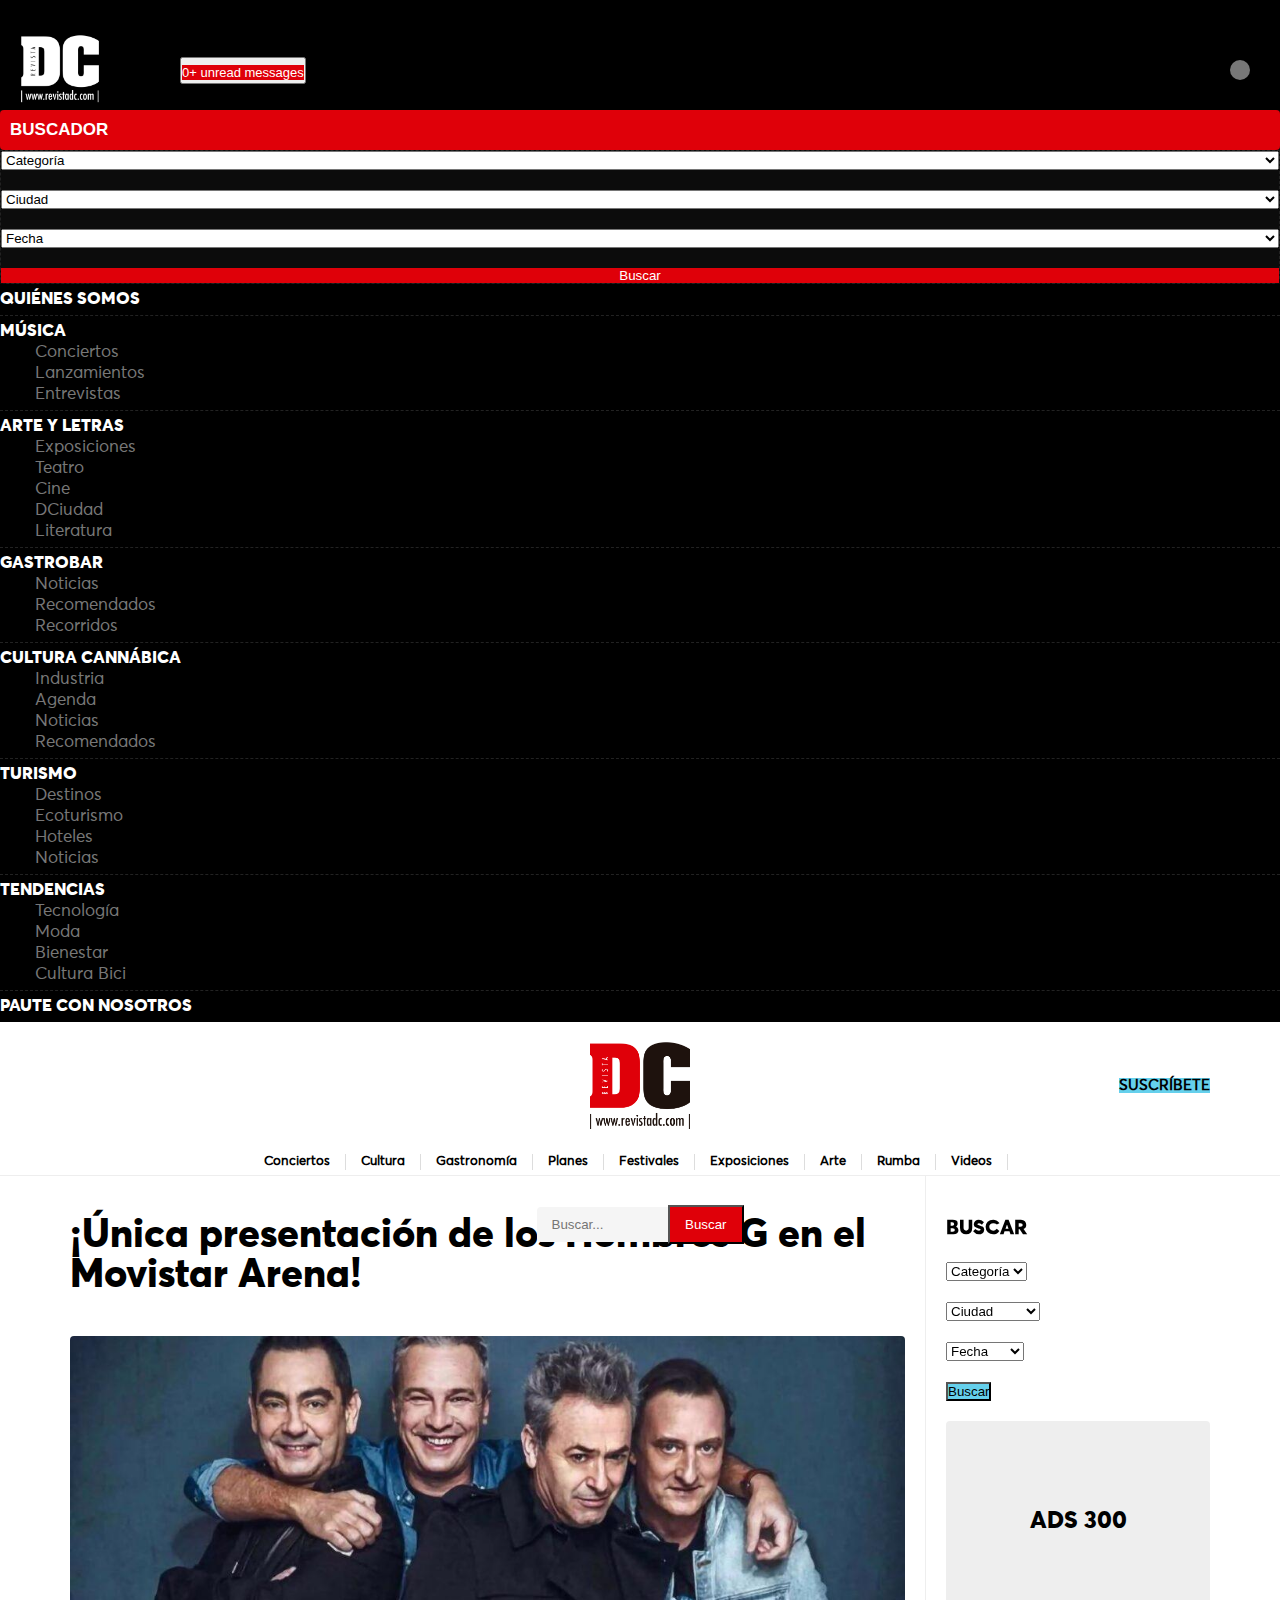
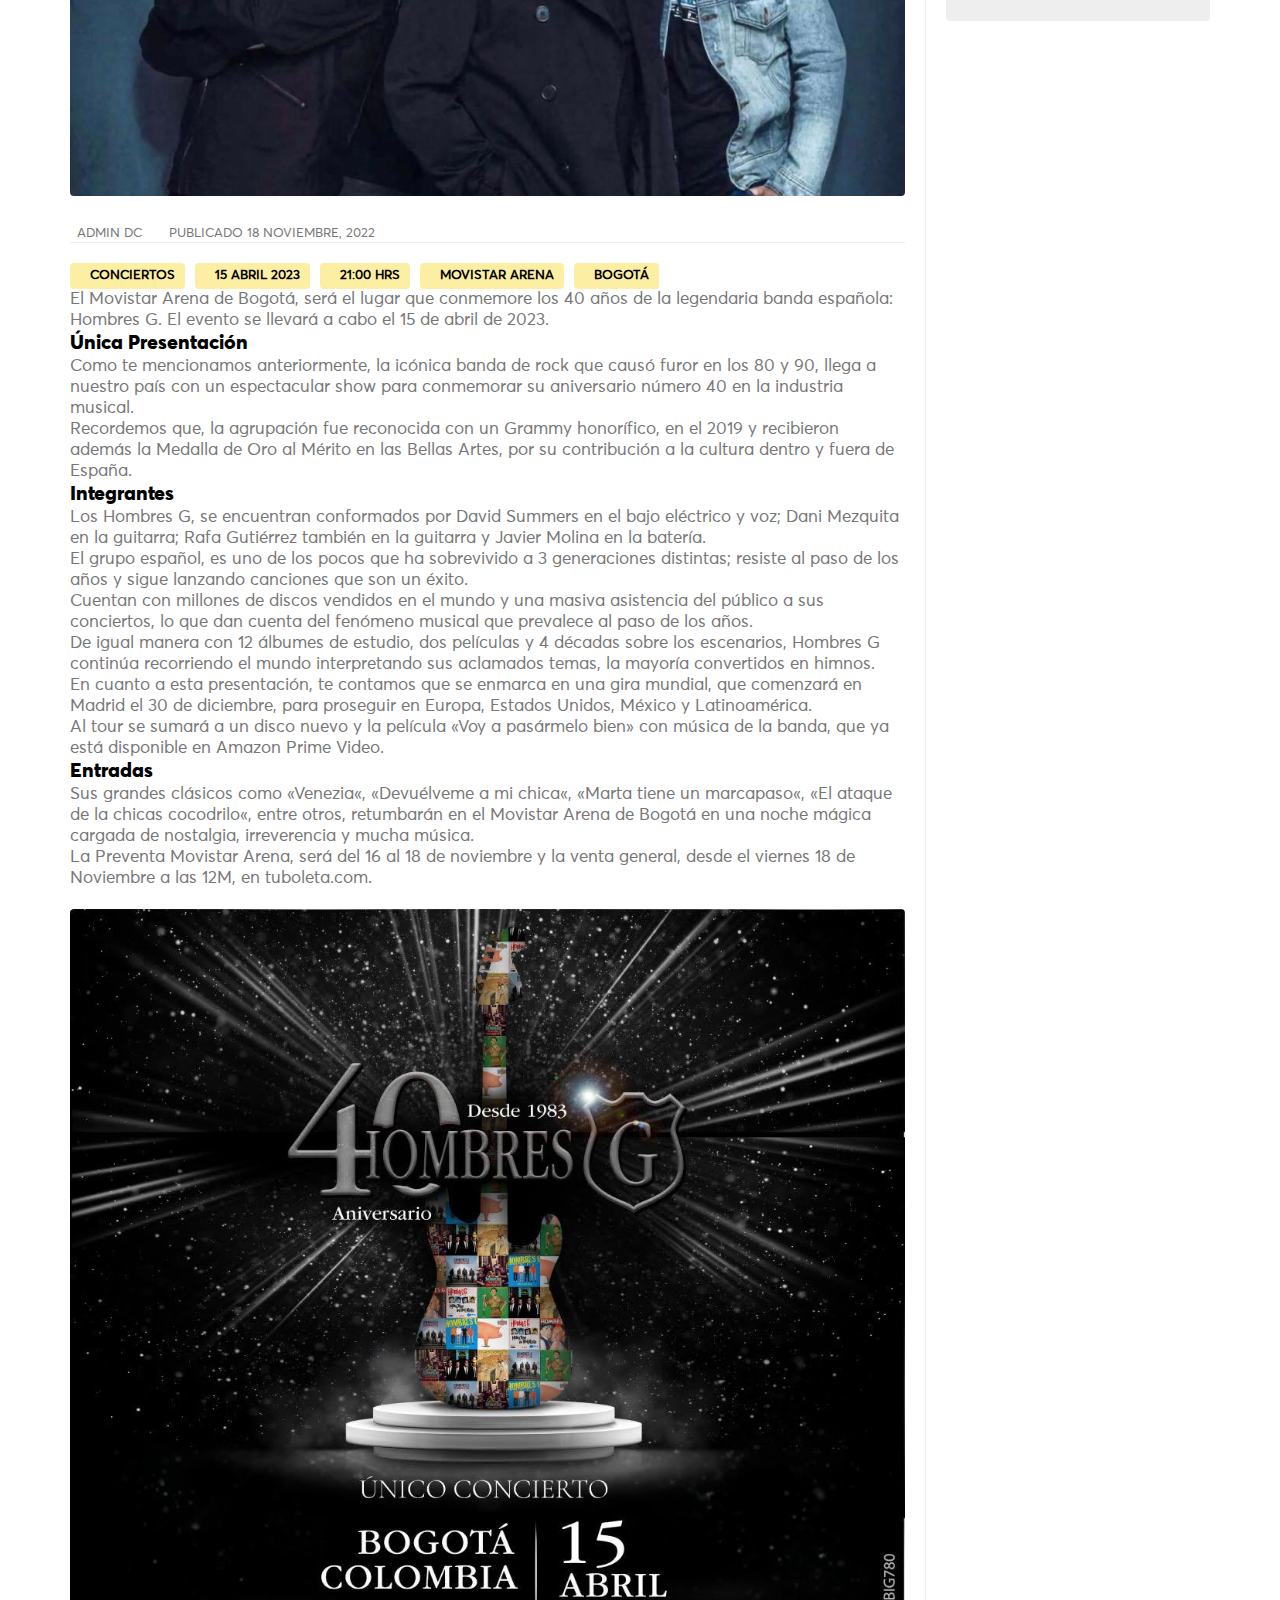
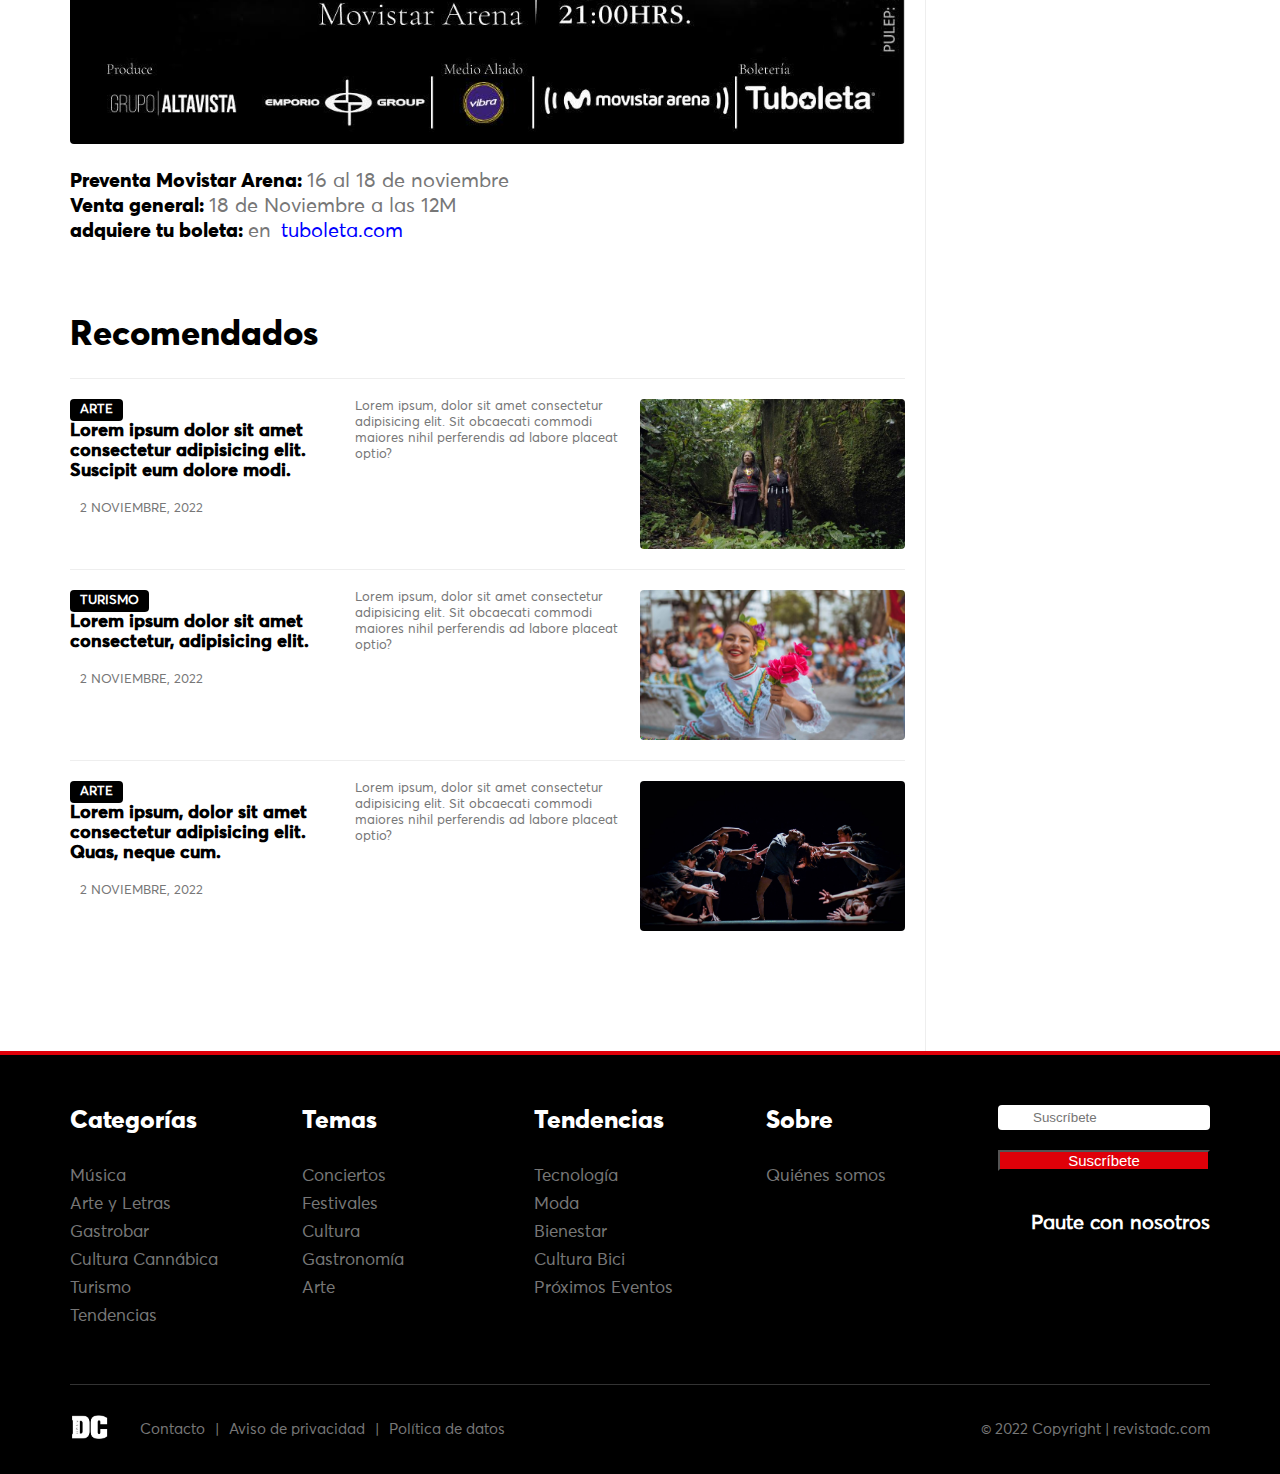
<file: internaEvento.html>
<!DOCTYPE html>
<html lang="en">
<head>
    <meta charset="UTF-8">
    <meta http-equiv="X-UA-Compatible" content="IE=edge">
    <meta name="viewport" content="width=device-width, initial-scale=1.0">
    <!-- ----------LINKS OWL CAROUSEL----------------- -->
    <script src="https://code.jquery.com/jquery-3.5.1.min.js"></script>
    <script src="https://cdnjs.cloudflare.com/ajax/libs/OwlCarousel2/2.3.4/owl.carousel.min.js"></script>
    <link rel="stylesheet" href="https://cdnjs.cloudflare.com/ajax/libs/OwlCarousel2/2.3.4/assets/owl.carousel.min.css">
    <!-- ----------BOOTSTRAP 5.0.2----------------- -->
    <link href="https://cdn.jsdelivr.net/npm/bootstrap@5.2.2/dist/css/bootstrap.min.css" rel="stylesheet" integrity="sha384-Zenh87qX5JnK2Jl0vWa8Ck2rdkQ2Bzep5IDxbcnCeuOxjzrPF/et3URy9Bv1WTRi" crossorigin="anonymous">
    <title>Interna Evento</title>
    <link rel="stylesheet" href="https://cdnjs.cloudflare.com/ajax/libs/font-awesome/6.2.0/css/all.min.css" integrity="sha512-xh6O/CkQoPOWDdYTDqeRdPCVd1SpvCA9XXcUnZS2FmJNp1coAFzvtCN9BmamE+4aHK8yyUHUSCcJHgXloTyT2A==" crossorigin="anonymous" referrerpolicy="no-referrer" />
    <link rel="stylesheet" href="css/estilos.css?v=1.5">
    <link rel="stylesheet" href="css/responsive.css?v=1.5">
</head>
<body>
    <!-- ----------------------------------OFFCANVAS------------------------------------- -->
    <div class="offcanvas offcanvas-start canvas_menu" tabindex="-1" id="offcanvasExample" aria-labelledby="offcanvasExampleLabel">
        <div class="offcanvas-header head_canva">
          <img src="img/logo_white.png" alt="">
          <div class="iconos_header">
            <div class="redes_head">
                <a href="#" class="red"><i class="fa-brands fa-instagram"></i></a>
                <a href="#" class="red"><i class="fa-brands fa-twitter"></i></a>
                <a href="#" class="red"><i class="fa-brands fa-facebook"></i></a>
                <a href="#" class="red"><i class="fa-brands fa-whatsapp"></i></a>
                <a href="#" class="red"><i class="fa-brands fa-tiktok"></i></a>
                <a href="#" class="red"><i class="fa-solid fa-video"></i></a>
            </div>
            <div class="carrito">
                <button type="button" class="btn boton_carrito position-relative">
                    <i class="fa-solid fa-cart-shopping"></i>   
                    <span class="position-absolute top-0 start-100 translate-middle badge rounded-pill bg-danger">
                      0+
                      <span class="visually-hidden">unread messages</span>
                    </span>
                  </button>
            </div>
        </div>
          <button type="button" class="btn-close text-reset" data-bs-dismiss="offcanvas" aria-label="Close"></button>
        </div>
        <div class="offcanvas-body">
            <div class="accordion accordion-flush" id="accordionFlushExample">
                <div class="accordion-item">
                    <h2 class="accordion-header" id="flush-headingOne">
                        <button class="accordion-button collapsed btn_buscador" type="button" data-bs-toggle="collapse" data-bs-target="#flush-collapseOne" aria-expanded="false" aria-controls="flush-collapseOne">
                        BUSCADOR
                        </button>
                    </h2> 
                    <div id="flush-collapseOne" class="accordion-collapse collapse " aria-labelledby="flush-headingOne" data-bs-parent="#accordionFlushExample">
                        <div class="accordion-body">
                            <div class="contenedor_select">
                                <select class="form-select select_campo" aria-label="Default select example">
                                    <option selected>Categoría</option>
                                    <option value="1" class="opcion">Cat #1</option>
                                    <option value="2" class="opcion">Cat #2</option>
                                    <option value="3" class="opcion">Cat #3</option>
                                    <option value="4" class="opcion">Cat #4</option>
                                    <option value="3" class="opcion">Cat #3</option>
                                    <option value="4" class="opcion">Cat #4</option>
                                </select>
                            </div>
                            <div class="contenedor_select">
                                <select class="form-select select_campo" aria-label="Default select example">
                                    <option selected>Ciudad</option>
                                    <option value="1" class="opcion">Medellín</option>
                                    <option value="2" class="opcion">Bogotá</option>
                                    <option value="3" class="opcion">Barranquilla</option>
                                </select>
                            </div>
                            <div class="contenedor_select">
                                <select class="form-select select_campo" aria-label="Default select example">
                                    <option selected>Fecha</option>
                                    <option value="1" class="opcion">Fecha #1</option>
                                    <option value="2" class="opcion">Fecha #2</option>
                                    <option value="3" class="opcion">Fecha #3</option>
                                    <option value="4" class="opcion">Fecha #4</option>
                                </select>
                            </div>
                            <div class="contenedor_select d-grid">
                                <button type="button" class="btn btn_buscar">Buscar</button>
                            </div>
                        </div>
                    </div>
                </div>
            </div>
          <div class="menu_categorias">
            <div class="nav_">
                <a href="#" class="seccion_gen">QUIÉNES SOMOS</a>
            </div>
            <div class="nav_">
                <a href="#" class="seccion_gen">MÚSICA</a>
                <a href="#" class="sub_seccion_gen"><i class="fa-solid fa-chevron-right"></i>Conciertos</a>
                <a href="#" class="sub_seccion_gen"><i class="fa-solid fa-chevron-right"></i>Lanzamientos</a>
                <a href="#" class="sub_seccion_gen"><i class="fa-solid fa-chevron-right"></i>Entrevistas</a>
            </div>
            <div class="nav_">
                <a href="#" class="seccion_gen">ARTE Y LETRAS</a>
                <a href="#" class="sub_seccion_gen"><i class="fa-solid fa-chevron-right"></i>Exposiciones</a>
                <a href="#" class="sub_seccion_gen"><i class="fa-solid fa-chevron-right"></i>Teatro</a>
                <a href="#" class="sub_seccion_gen"><i class="fa-solid fa-chevron-right"></i>Cine</a>
                <a href="#" class="sub_seccion_gen"><i class="fa-solid fa-chevron-right"></i>DCiudad</a>
                <a href="#" class="sub_seccion_gen"><i class="fa-solid fa-chevron-right"></i>Literatura</a>
            </div>
            <div class="nav_">
                <a href="#" class="seccion_gen">GASTROBAR</a>
                <a href="#" class="sub_seccion_gen"><i class="fa-solid fa-chevron-right"></i>Noticias</a>
                <a href="#" class="sub_seccion_gen"><i class="fa-solid fa-chevron-right"></i>Recomendados</a>
                <a href="#" class="sub_seccion_gen"><i class="fa-solid fa-chevron-right"></i>Recorridos</a>
            </div>
            <div class="nav_">
                <a href="#" class="seccion_gen">CULTURA CANNÁBICA</a>
                <a href="#" class="sub_seccion_gen"><i class="fa-solid fa-chevron-right"></i>Industria</a>
                <a href="#" class="sub_seccion_gen"><i class="fa-solid fa-chevron-right"></i>Agenda</a>
                <a href="#" class="sub_seccion_gen"><i class="fa-solid fa-chevron-right"></i>Noticias</a>
                <a href="#" class="sub_seccion_gen"><i class="fa-solid fa-chevron-right"></i>Recomendados</a>
            </div>
            <div class="nav_">
                <a href="#" class="seccion_gen">TURISMO</a>
                <a href="#" class="sub_seccion_gen"><i class="fa-solid fa-chevron-right"></i>Destinos</a>
                <a href="#" class="sub_seccion_gen"><i class="fa-solid fa-chevron-right"></i>Ecoturismo</a>
                <a href="#" class="sub_seccion_gen"><i class="fa-solid fa-chevron-right"></i>Hoteles</a>
                <a href="#" class="sub_seccion_gen"><i class="fa-solid fa-chevron-right"></i>Noticias</a>
            </div>
            <div class="nav_">
                <a href="#" class="seccion_gen">TENDENCIAS</a>
                <a href="#" class="sub_seccion_gen"><i class="fa-solid fa-chevron-right"></i>Tecnología</a>
                <a href="#" class="sub_seccion_gen"><i class="fa-solid fa-chevron-right"></i>Moda</a>
                <a href="#" class="sub_seccion_gen"><i class="fa-solid fa-chevron-right"></i>Bienestar</a>
                <a href="#" class="sub_seccion_gen"><i class="fa-solid fa-chevron-right"></i>Cultura Bici</a>
            </div>
            <div class="nav_">
                <a href="#" class="seccion_gen">PAUTE CON NOSOTROS</a>
            </div>
          </div>
        </div>
      </div>


<!-- ---------------------------HEADER------------------------------ -->
    <header class="header">
        <div class="content_header">
            <div class="menu_mobile">
                <div class="menu_">
                    <button type="submit" class="btn_nav" data-bs-toggle="offcanvas" href="#offcanvasExample" role="button" aria-controls="offcanvasExample"><i class="fa-solid fa-bars"></i></button>
                </div>
            </div>
            <div class="logo_header">
                <img src="img/logo_dc.png" alt="">
            </div>
            <div class="iconos_header">
                <div class="right_suscribe">
                    <a href="#" class="btn boton_suscribe">SUSCRÍBETE</a>
                </div>
            </div>
        </div>
    </header>
    <div class="sub_menu">
        <div class="content_sub">
            <div class="menu_logo_mob">
                <button type="submit" class="btn_nav btn_nav_red" data-bs-toggle="offcanvas" href="#offcanvasExample" role="button" aria-controls="offcanvasExample"><i class="fa-solid fa-bars"></i></button>
                <img src="img/logo_sub_red.png" alt=""> 
            </div>
            <div class="scrollmenu">
                <div class="sub_menu_cat">
                    <a href="#" class="item_cat">Conciertos</a>
                </div>
                <div class="sub_menu_cat">
                    <a href="#" class="item_cat">Cultura</a>
                </div>
                <div class="sub_menu_cat">
                    <a href="#" class="item_cat">Gastronomía</a>
                </div>
                <div class="sub_menu_cat">
                    <a href="#" class="item_cat">Planes</a>
                </div>
                <div class="sub_menu_cat">
                    <a href="#" class="item_cat">Festivales</a>
                </div>
                <div class="sub_menu_cat">
                    <a href="#" class="item_cat">Exposiciones</a>
                </div>
                <div class="sub_menu_cat">
                    <a href="#" class="item_cat">Arte</a>
                </div>
                <div class="sub_menu_cat">
                    <a href="#" class="item_cat">Rumba</a>
                </div>
                <div class="sub_menu_cat">
                    <a href="#" class="item_cat">Videos</a> 
                </div>
                <div class="sub_menu_cat">
                    <a href="#" class="sub_bus" type="button" data-bs-toggle="collapse" data-bs-target="#multiCollapseExample2" aria-expanded="false" aria-controls="multiCollapseExample2"><i class="fa-solid fa-magnifying-glass"></i></a>
                </div>
            </div>
            <div class="contenedor_item_sub">
                <a href="#" class="item_submenu">Conciertos</a>
                <a href="#" class="item_submenu">Cultura</a>
                <a href="#" class="item_submenu">Gastronomía</a>
                <a href="#" class="item_submenu">Planes</a>
                <a href="#" class="item_submenu">Festivales</a>
                <a href="#" class="item_submenu">Exposiciones</a>
                <a href="#" class="item_submenu">Arte</a>
                <a href="#" class="item_submenu">Rumba</a>
                <a href="#" class="item_submenu">Videos</a>
                <a href="#" class="sub_bus" type="button" data-bs-toggle="collapse" data-bs-target="#multiCollapseExample2" aria-expanded="false" aria-controls="multiCollapseExample2"><i class="fa-solid fa-magnifying-glass"></i></a>
            </div>
            <div class="row">
                <div class="col"> 
                    <div class="collapse multi-collapse" id="multiCollapseExample2">
                        <div class="card card-body caja_collapse">
                        <div class="content_collapse">
                            <input type="text" placeholder="Buscar...">
                            <button type="submit" class="btn btn_submit">Buscar</button>
                        </div>
                        </div>
                    </div>
                </div>
            </div>
        </div>
    </div>


    <!-- ---------------MOD SECCION CATEGORIAS------------------------------ -->
    <div class="categorias_sec">
        <div class="content_categorias sin_padd_bot">
            <div class="nota_mayor float_right ultima_nota con_pad_int">
                <div class="head_evento">
                    <h2 class="titulo_evento">¡Única presentación de los Hombres G en el Movistar Arena!</h2>
                </div>
                <div class="img_mayor con_padd_bot">
                    <img src="img/Hombres-G-1.jpeg" alt="">
                </div>
                <div class="admin">
                    <p class="item_pub"><i class="fa-solid fa-user"></i>ADMIN DC</p>
                    <p class="item_pub"><i class="fa-solid fa-calendar-days"></i>PUBLICADO 18 NOVIEMBRE, 2022</p>
                </div>
                <div class="etiquetas_nota">
                    <p class="et_not"><i class="fa-solid fa-tag"></i>CONCIERTOS</p>
                    <p class="et_not"><i class="fa-solid fa-calendar-days"></i>15 ABRIL 2023</p>
                    <p class="et_not"><i class="fa-solid fa-clock"></i>21:00 HRS</p>    
                    <p class="et_not"><i class="fa-solid fa-place-of-worship"></i>MOVISTAR ARENA</p> 
                    <p class="et_not"><i class="fa-solid fa-location-dot"></i>BOGOTÁ</p>
                </div>
                <div class="el_evento">
                    <div class="bio_evento">
                        <p class="parrafo_evento">El Movistar Arena de Bogotá, será el lugar que conmemore los 40 años de la legendaria banda española: Hombres G. El evento se llevará a cabo el 15 de abril de 2023.</p>
                        <h4 class="sub_titulo_ev">Única Presentación</h4>
                        <p class="parrafo_evento">Como te mencionamos anteriormente, la icónica banda de rock que causó furor en los 80 y 90, llega a nuestro país con un espectacular show para conmemorar su aniversario número 40 en la industria musical.</p>
                        <p class="parrafo_evento">Recordemos que, la agrupación fue reconocida con un Grammy honorífico, en el 2019 y recibieron además la Medalla de Oro al Mérito en las Bellas Artes, por su contribución a la cultura dentro y fuera de España.</p>
                        <h4 class="sub_titulo_ev">Integrantes</h4>
                        <p class="parrafo_evento">Los Hombres G, se encuentran conformados por David Summers en el bajo eléctrico y voz; Dani Mezquita en la guitarra; Rafa Gutiérrez también en la guitarra y Javier Molina en la batería.</p>
                        <p class="parrafo_evento">El grupo español, es uno de los pocos que ha sobrevivido a 3 generaciones distintas; resiste al paso de los años y sigue lanzando canciones que son un éxito.</p>
                        <p class="parrafo_evento">Cuentan con millones de discos vendidos en el mundo y una masiva asistencia del público a sus conciertos, lo que dan cuenta del fenómeno musical que prevalece al paso de los años.</p>
                        <p class="parrafo_evento">De igual manera con 12 álbumes de estudio, dos películas y 4 décadas sobre los escenarios, Hombres G continúa recorriendo el mundo interpretando sus aclamados temas, la mayoría convertidos en himnos.</p>
                        <p class="parrafo_evento">En cuanto a esta presentación, te contamos que se enmarca en una gira mundial, que comenzará en Madrid el 30 de diciembre, para proseguir en Europa, Estados Unidos, México y Latinoamérica.</p>
                        <p class="parrafo_evento">Al tour se sumará a un disco nuevo y la película «Voy a pasármelo bien» con música de la banda, que ya está disponible en Amazon Prime Video.</p>
                        <h4 class="sub_titulo_ev">Entradas</h4>
                        <p class="parrafo_evento">Sus grandes clásicos como «Venezia«, «Devuélveme a mi chica«, «Marta tiene un marcapaso«, «El ataque de la chicas cocodrilo«, entre otros, retumbarán en el Movistar Arena de Bogotá en una noche mágica cargada de nostalgia, irreverencia y mucha música.</p>
                        <p class="parrafo_evento">La Preventa Movistar Arena, será del 16 al 18 de noviembre y la venta general, desde el viernes 18 de Noviembre a las 12M, en tuboleta.com.</p>
                        <div class="img_bio_evento">
                            <img src="img/Hombres-G.jpg" alt="">
                        </div>
                        <h4 class="sub_titulo_ev">Preventa Movistar Arena: <span class="prev_sub">16 al 18 de noviembre</span></h4>
                        <h4 class="sub_titulo_ev">Venta general: <span class="prev_sub">18 de Noviembre a las 12M</span></h4>
                        <h4 class="sub_titulo_ev">adquiere tu boleta: <span class="prev_sub">en</span><a href="#" class="link_boleta">tuboleta.com</a></h4>
                    </div>
                </div>
                <div class="bloque_info">
                    <div class="head_global">
                        <div class="content_global">
                            <h2 class="titulo_global">Recomendados</h2>
                        </div>
                    </div>
                    <div class="nota_aling">
                        <div class="col_aling">
                            <p class="etiqueta_aling">ARTE</p>
                            <a href="#" class="link_nota_al">Lorem ipsum dolor sit amet consectetur adipisicing elit. Suscipit eum dolore modi.</a>
                            <p class="fecha_aling"><i class="fa-solid fa-calendar-days"></i>2 NOVIEMBRE, 2022</p>
                        </div>
                        <div class="col_aling">
                            <p class="parrafo_aling">Lorem ipsum, dolor sit amet consectetur adipisicing elit. Sit obcaecati commodi maiores nihil perferendis ad labore placeat optio?</p>
                        </div>
                        <div class="col_aling">
                            <img src="img/arte.jpg" alt="">
                        </div>
                    </div>
                    <div class="nota_aling">
                        <div class="col_aling">
                            <p class="etiqueta_aling">TURISMO</p>
                            <a href="#" class="link_nota_al">Lorem ipsum dolor sit amet consectetur, adipisicing elit.</a>
                            <p class="fecha_aling"><i class="fa-solid fa-calendar-days"></i>2 NOVIEMBRE, 2022</p>
                        </div>
                        <div class="col_aling">
                            <p class="parrafo_aling">Lorem ipsum, dolor sit amet consectetur adipisicing elit. Sit obcaecati commodi maiores nihil perferendis ad labore placeat optio?</p>
                        </div>
                        <div class="col_aling">
                            <img src="img/tur.jpg" alt="">
                        </div>
                    </div>
                    <div class="nota_aling">
                        <div class="col_aling">
                            <p class="etiqueta_aling">ARTE</p>
                            <a href="#" class="link_nota_al">Lorem ipsum, dolor sit amet consectetur adipisicing elit. Quas, neque cum.</a>
                            <p class="fecha_aling"><i class="fa-solid fa-calendar-days"></i>2 NOVIEMBRE, 2022</p>
                        </div>
                        <div class="col_aling">
                            <p class="parrafo_aling">Lorem ipsum, dolor sit amet consectetur adipisicing elit. Sit obcaecati commodi maiores nihil perferendis ad labore placeat optio?</p>
                        </div>
                        <div class="col_aling">
                            <img src="img/slider_2.jpeg" alt="">
                        </div>
                    </div>
                </div>
            </div>
            <div class="sidebar_notas sin_margen">
                <div class="buscador_sidebar">
                    <div class="head_buscador_sid">
                        <h2 class="titulo_buscar_sid">BUSCAR</h2>
                    </div>
                    <div class="selectores_sid">
                        <div class="select_sid">
                            <select class="form-select" aria-label="Default select example">
                            <option selected>Categoría</option>
                            <option value="1" class="opcion">Gat #1</option>
                            <option value="2" class="opcion">Cat #2</option>
                            <option value="3" class="opcion">Cat #3</option>
                            <option value="4" class="opcion">Cat #4</option>
                            </select>
                        </div>
                        <div class="select_sid">
                            <select class="form-select" aria-label="Default select example">
                            <option selected>Ciudad</option>
                            <option value="1" class="opcion">Medellín</option>
                            <option value="2" class="opcion">Bogotá</option>
                            <option value="3" class="opcion">Barranquilla</option>
                            </select>
                        </div>
                        <div class="select_sid">
                            <select class="form-select" aria-label="Default select example">
                            <option selected>Fecha</option>
                            <option value="1" class="opcion">Fecha #1</option>
                            <option value="2" class="opcion">Fecha #2</option>
                            <option value="3" class="opcion">Fecha #3</option>
                            <option value="4" class="opcion">Fecha #4</option>
                            </select>
                        </div>
                        <div class="select_sid d-grid ">
                            <button type="button" class="btn btn_search">Buscar</button>
                        </div>
                    </div>
                    <div class="ads_">
                        <h2 class="titulo_ads">ADS 300</h2>
                    </div>
                </div>
            </div>
        </div>
    </div>

    <!-- -----------------------FOOTER-------------------------------------- -->
    <footer class="back_footer">
        <div class="footer">
            <div class="content_footer">
                <div class="col_footer">
                    <div class="head_col">
                        <h2 class="titulo_col">Categorías</h2>
                    </div>
                    <div class="body_col">
                        <a href="#" class="link_footer">Música</a>
                        <a href="#" class="link_footer">Arte y Letras</a>
                        <a href="#" class="link_footer">Gastrobar</a>
                        <a href="#" class="link_footer">Cultura Cannábica</a>
                        <a href="#" class="link_footer">Turismo</a>
                        <a href="#" class="link_footer">Tendencias</a>
                    </div>
                </div>
                <div class="col_footer">
                    <div class="head_col">
                        <h2 class="titulo_col">Temas</h2>
                    </div>
                    <div class="body_col">
                        <a href="#" class="link_footer">Conciertos</a>
                        <a href="#" class="link_footer">Festivales</a>
                        <a href="#" class="link_footer">Cultura</a>
                        <a href="#" class="link_footer">Gastronomía</a>
                        <a href="#" class="link_footer">Arte</a>
                    </div>
                </div>
                <div class="col_footer">
                    <div class="head_col">
                        <h2 class="titulo_col">Tendencias</h2>
                    </div>
                    <div class="body_col">
                        <a href="#" class="link_footer">Tecnología</a>
                        <a href="#" class="link_footer">Moda</a>
                        <a href="#" class="link_footer">Bienestar</a>
                        <a href="#" class="link_footer">Cultura Bici</a>
                        <a href="#" class="link_footer">Próximos Eventos</a>
                    </div>
                </div>
                <div class="col_footer">
                    <div class="head_col">
                        <h2 class="titulo_col">Sobre</h2>
                    </div>
                    <div class="body_col">
                        <a href="#" class="link_footer">Quiénes somos</a>
                    </div>
                </div>
                <div class="col_footer">
                    <form action="">
                        <div class="campo_suscribe">
                            <input type="text" placeholder="Suscríbete">
                            <i class="fa-solid fa-envelope"></i>
                        </div>
                        <button class="btn btn_suscribe">Suscríbete</button>
                    </form>
                    <div class="redes_footer">
                        <a href="#" class="red_ft"><i class="fa-brands fa-instagram"></i></a>
                        <a href="#" class="red_ft"><i class="fa-brands fa-twitter"></i></a>
                        <a href="#" class="red_ft"><i class="fa-brands fa-facebook"></i></a>
                        <a href="#" class="red_ft"><i class="fa-brands fa-whatsapp"></i></a>
                        <a href="#" class="red_ft"><i class="fa-brands fa-tiktok"></i></a>
                        <a href="#" class="red_ft"><i class="fa-solid fa-video"></i></a>
                    </div>
                    <div class="body_col">
                        <a href="#" class="pauta">Paute con nosotros</a>
                    </div>
                </div>
            </div>
            <div class="copy">
                <div class="content_copy">
                    <div class="logo_copy">
                        <img src="img/logo_sub_white.png" alt="">
                    </div>
                    <div class="contacto_copy">
                        <a href="#" class="link_copy">Contacto</a>
                        <p class="separador">|</p>
                        <a href="#" class="link_copy">Aviso de privacidad</a>
                        <p class="separador">|</p>
                        <a href="#" class="link_copy">Política de datos</a>
                    </div>
                    <div class="right_copy">
                        <p class="text_copy">© 2022 Copyright | revistadc.com</p>
                    </div>
                </div>
            </div>
        </div>
    </footer>
    

    <!-- JavaScript Bundle with Popper Bootstrap -->
    <script src="https://cdn.jsdelivr.net/npm/@popperjs/core@2.9.2/dist/umd/popper.min.js" integrity="sha384-IQsoLXl5PILFhosVNubq5LC7Qb9DXgDA9i+tQ8Zj3iwWAwPtgFTxbJ8NT4GN1R8p" crossorigin="anonymous"></script>
    <script src="https://cdn.jsdelivr.net/npm/bootstrap@5.2.2/dist/js/bootstrap.bundle.min.js" integrity="sha384-OERcA2EqjJCMA+/3y+gxIOqMEjwtxJY7qPCqsdltbNJuaOe923+mo//f6V8Qbsw3" crossorigin="anonymous"></script>
    
    <!-- -----------------cdn slider carousel--------------- -->
    <script src="https://code.jquery.com/jquery-3.6.0.min.js" integrity="sha256-/xUj+3OJU5yExlq6GSYGSHk7tPXikynS7ogEvDej/m4=" crossorigin="anonymous"></script>
    <script src="https://cdnjs.cloudflare.com/ajax/libs/OwlCarousel2/2.3.4/owl.carousel.min.js" integrity="sha512-bPs7Ae6pVvhOSiIcyUClR7/q2OAsRiovw4vAkX+zJbw3ShAeeqezq50RIIcIURq7Oa20rW2n2q+fyXBNcU9lrw==" crossorigin="anonymous" referrerpolicy="no-referrer"></script>   

   <script src="js/codigo.js"></script> 
</body>
</html>
</file>
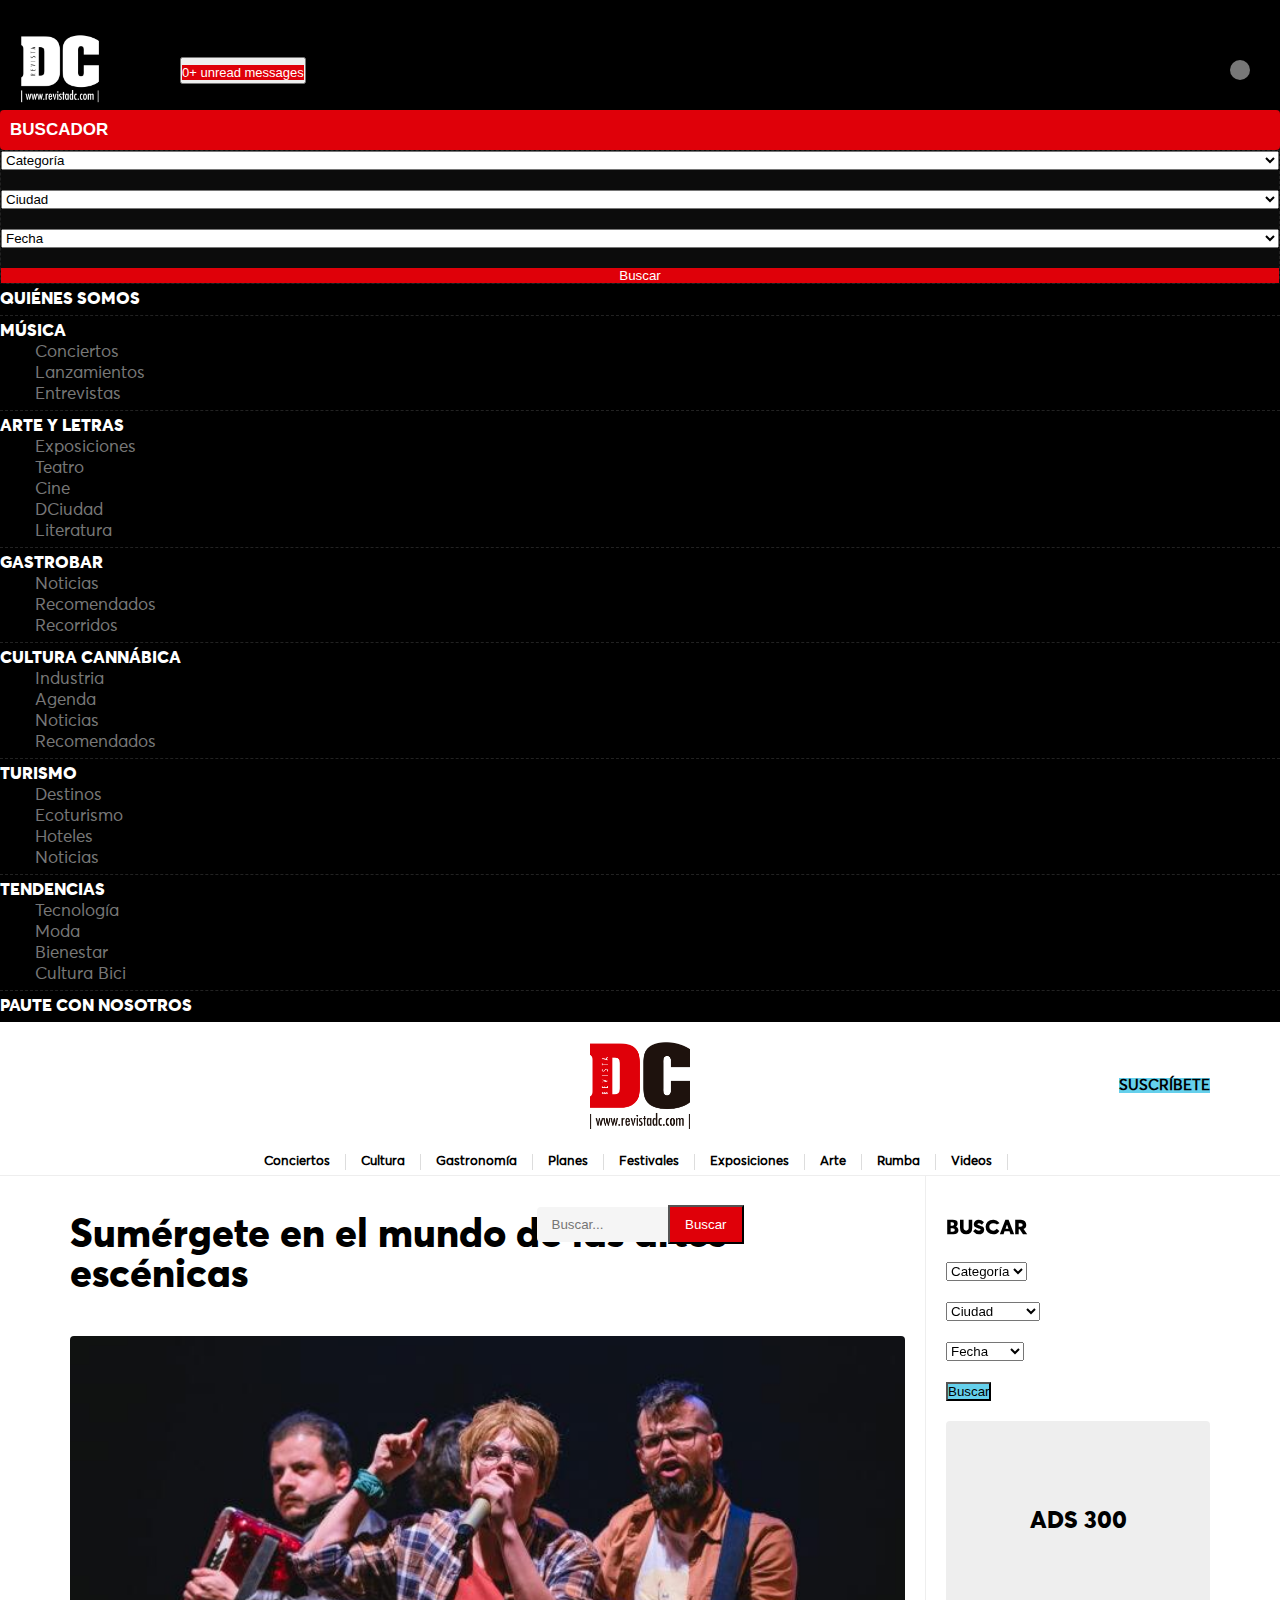
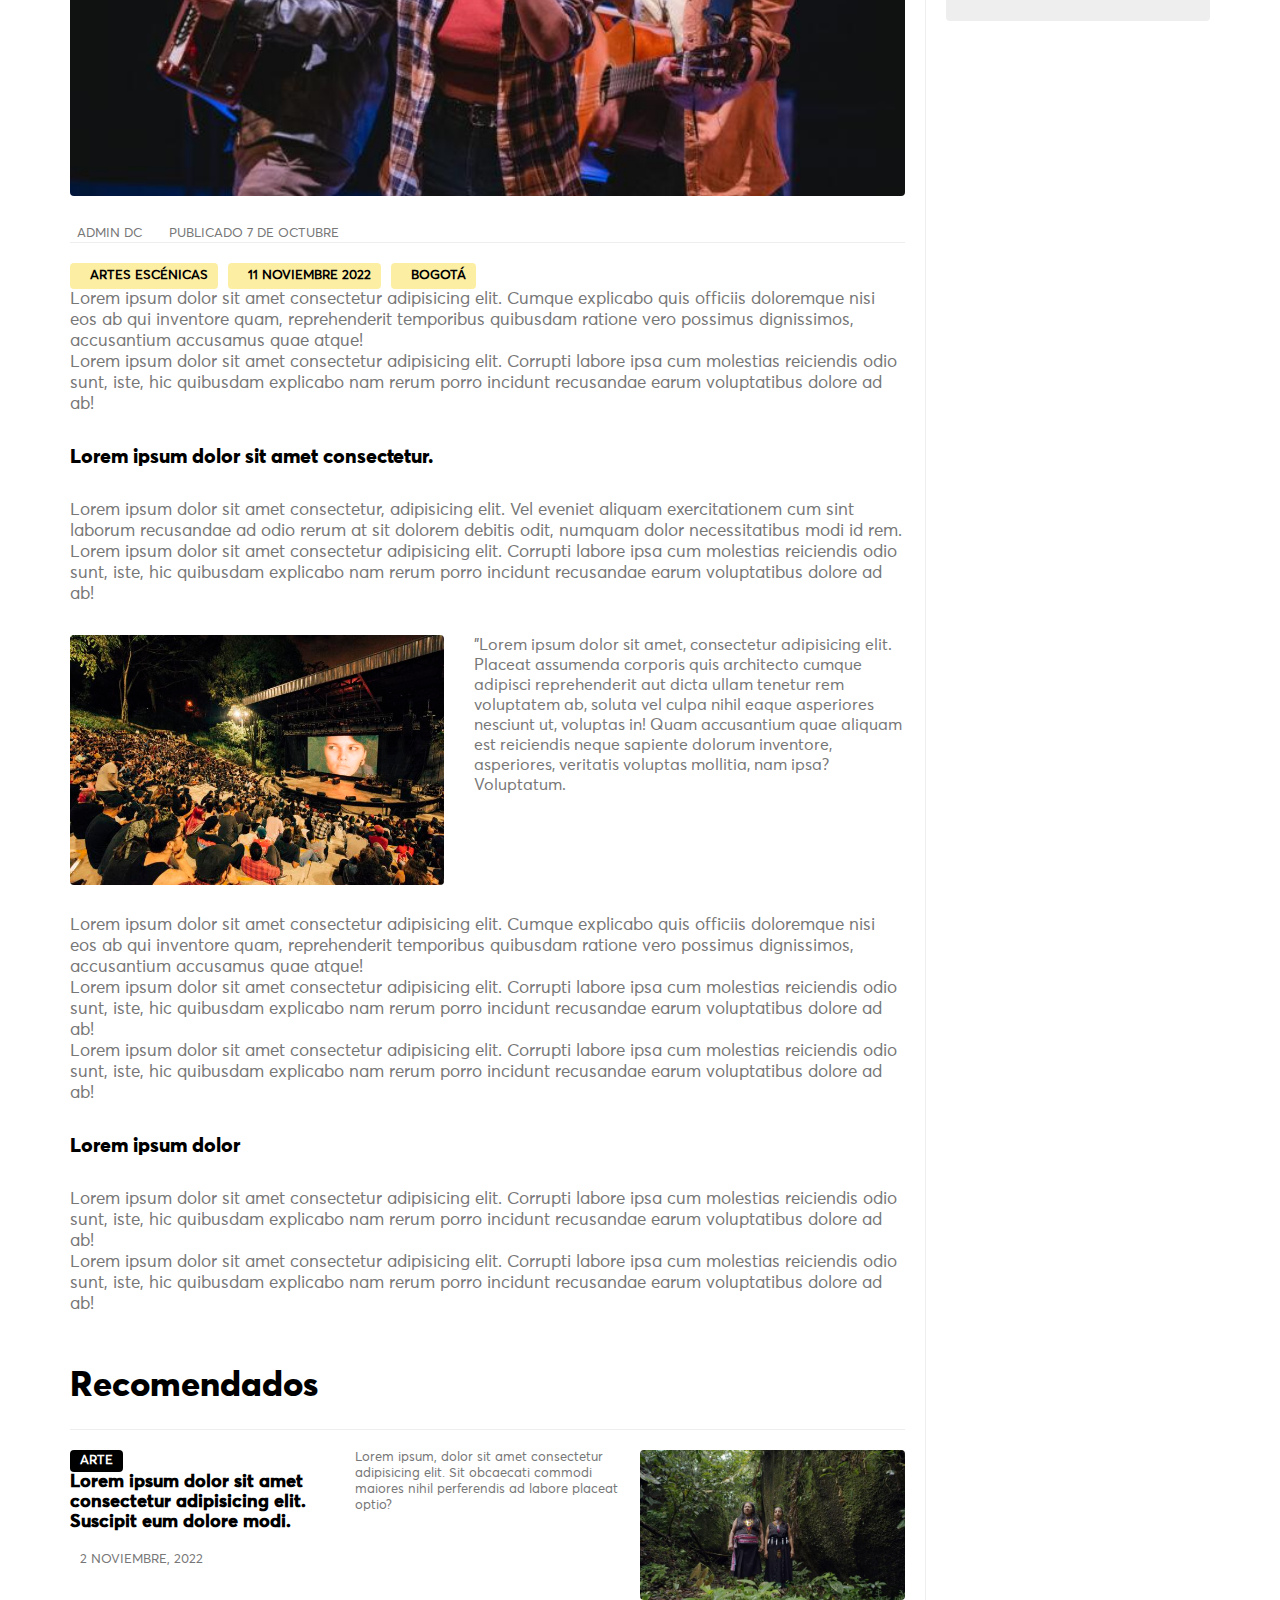
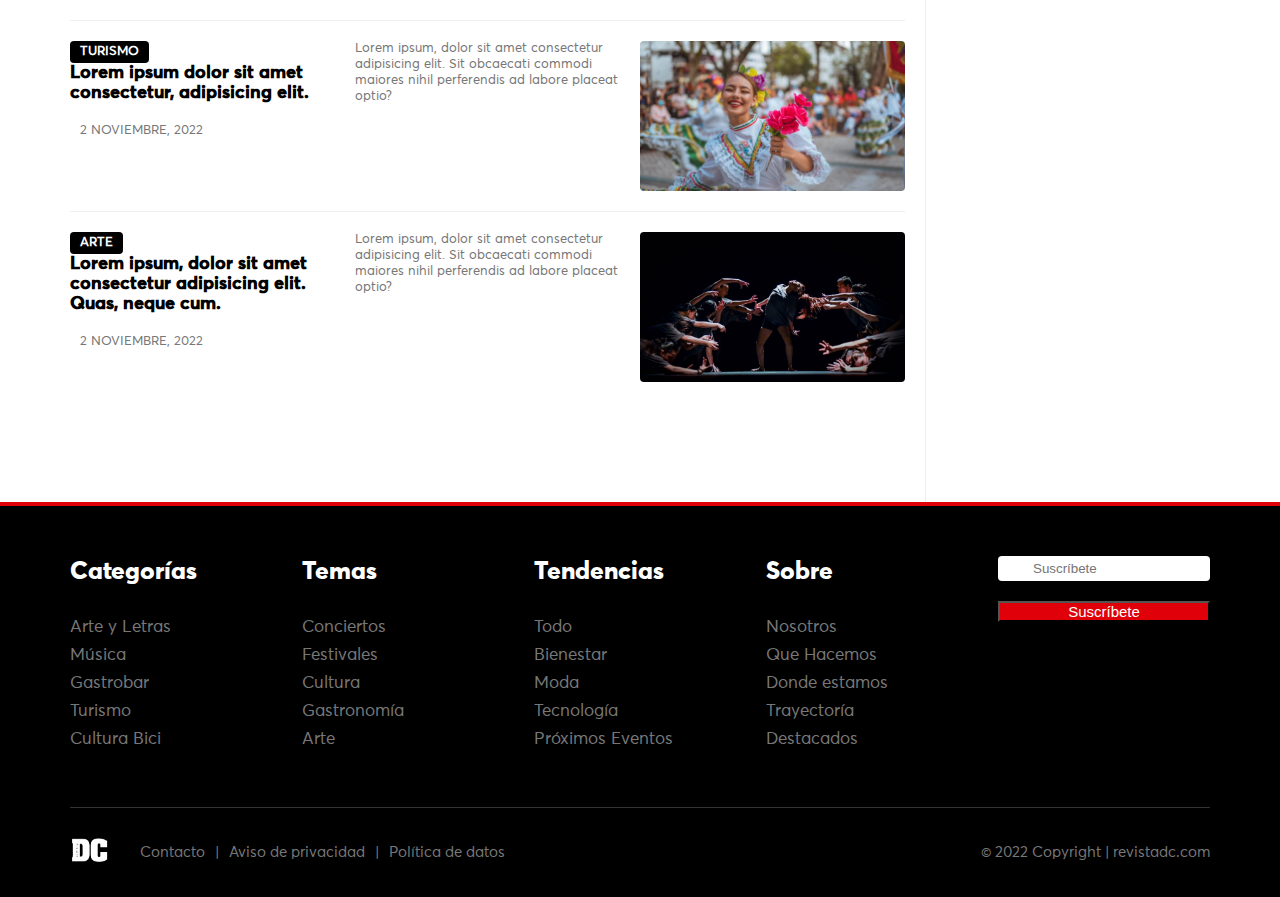
<file: internaNota.html>
<!DOCTYPE html>
<html lang="en">
<head>
    <meta charset="UTF-8">
    <meta http-equiv="X-UA-Compatible" content="IE=edge">
    <meta name="viewport" content="width=device-width, initial-scale=1.0">
    <!-- ----------LINKS OWL CAROUSEL----------------- -->
    <script src="https://code.jquery.com/jquery-3.5.1.min.js"></script>
    <script src="https://cdnjs.cloudflare.com/ajax/libs/OwlCarousel2/2.3.4/owl.carousel.min.js"></script>
    <link rel="stylesheet" href="https://cdnjs.cloudflare.com/ajax/libs/OwlCarousel2/2.3.4/assets/owl.carousel.min.css">
    <!-- ----------BOOTSTRAP 5.0.2----------------- -->
    <link href="https://cdn.jsdelivr.net/npm/bootstrap@5.2.2/dist/css/bootstrap.min.css" rel="stylesheet" integrity="sha384-Zenh87qX5JnK2Jl0vWa8Ck2rdkQ2Bzep5IDxbcnCeuOxjzrPF/et3URy9Bv1WTRi" crossorigin="anonymous">
    <title>Interna Nota</title>
    <link rel="stylesheet" href="https://cdnjs.cloudflare.com/ajax/libs/font-awesome/6.2.0/css/all.min.css" integrity="sha512-xh6O/CkQoPOWDdYTDqeRdPCVd1SpvCA9XXcUnZS2FmJNp1coAFzvtCN9BmamE+4aHK8yyUHUSCcJHgXloTyT2A==" crossorigin="anonymous" referrerpolicy="no-referrer" />
    <link rel="stylesheet" href="css/estilos.css?v=1.8">
    <link rel="stylesheet" href="css/responsive.css?v=1.7">
</head>
<body>
    <!-- ----------------------------------OFFCANVAS------------------------------------- -->
    <div class="offcanvas offcanvas-start canvas_menu" tabindex="-1" id="offcanvasExample" aria-labelledby="offcanvasExampleLabel">
        <div class="offcanvas-header head_canva">
          <img src="img/logo_white.png" alt="">
          <div class="iconos_header">
            <div class="redes_head">
                <a href="#" class="red"><i class="fa-brands fa-instagram"></i></a>
                <a href="#" class="red"><i class="fa-brands fa-twitter"></i></a>
                <a href="#" class="red"><i class="fa-brands fa-facebook"></i></a>
                <a href="#" class="red"><i class="fa-brands fa-whatsapp"></i></a>
                <a href="#" class="red"><i class="fa-brands fa-tiktok"></i></a>
                <a href="#" class="red"><i class="fa-solid fa-video"></i></a>
            </div>
            <div class="carrito">
                <button type="button" class="btn boton_carrito position-relative">
                    <i class="fa-solid fa-cart-shopping"></i>   
                    <span class="position-absolute top-0 start-100 translate-middle badge rounded-pill bg-danger">
                      0+
                      <span class="visually-hidden">unread messages</span>
                    </span>
                  </button>
            </div>
        </div>
          <button type="button" class="btn-close text-reset" data-bs-dismiss="offcanvas" aria-label="Close"></button>
        </div>
        <div class="offcanvas-body">
            <div class="accordion accordion-flush" id="accordionFlushExample">
                <div class="accordion-item">
                    <h2 class="accordion-header" id="flush-headingOne">
                        <button class="accordion-button collapsed btn_buscador" type="button" data-bs-toggle="collapse" data-bs-target="#flush-collapseOne" aria-expanded="false" aria-controls="flush-collapseOne">
                        BUSCADOR
                        </button>
                    </h2> 
                    <div id="flush-collapseOne" class="accordion-collapse collapse " aria-labelledby="flush-headingOne" data-bs-parent="#accordionFlushExample">
                        <div class="accordion-body">
                            <div class="contenedor_select">
                                <select class="form-select select_campo" aria-label="Default select example">
                                    <option selected>Categoría</option>
                                    <option value="1" class="opcion">Cat #1</option>
                                    <option value="2" class="opcion">Cat #2</option>
                                    <option value="3" class="opcion">Cat #3</option>
                                    <option value="4" class="opcion">Cat #4</option>
                                    <option value="3" class="opcion">Cat #3</option>
                                    <option value="4" class="opcion">Cat #4</option>
                                </select>
                            </div>
                            <div class="contenedor_select">
                                <select class="form-select select_campo" aria-label="Default select example">
                                    <option selected>Ciudad</option>
                                    <option value="1" class="opcion">Medellín</option>
                                    <option value="2" class="opcion">Bogotá</option>
                                    <option value="3" class="opcion">Barranquilla</option>
                                </select>
                            </div>
                            <div class="contenedor_select">
                                <select class="form-select select_campo" aria-label="Default select example">
                                    <option selected>Fecha</option>
                                    <option value="1" class="opcion">Fecha #1</option>
                                    <option value="2" class="opcion">Fecha #2</option>
                                    <option value="3" class="opcion">Fecha #3</option>
                                    <option value="4" class="opcion">Fecha #4</option>
                                </select>
                            </div>
                            <div class="contenedor_select d-grid">
                                <button type="button" class="btn btn_buscar">Buscar</button>
                            </div>
                        </div>
                    </div>
                </div>
            </div>
          <div class="menu_categorias">
            <div class="nav_">
                <a href="#" class="seccion_gen">QUIÉNES SOMOS</a>
            </div>
            <div class="nav_">
                <a href="#" class="seccion_gen">MÚSICA</a>
                <a href="#" class="sub_seccion_gen"><i class="fa-solid fa-chevron-right"></i>Conciertos</a>
                <a href="#" class="sub_seccion_gen"><i class="fa-solid fa-chevron-right"></i>Lanzamientos</a>
                <a href="#" class="sub_seccion_gen"><i class="fa-solid fa-chevron-right"></i>Entrevistas</a>
            </div>
            <div class="nav_">
                <a href="#" class="seccion_gen">ARTE Y LETRAS</a>
                <a href="#" class="sub_seccion_gen"><i class="fa-solid fa-chevron-right"></i>Exposiciones</a>
                <a href="#" class="sub_seccion_gen"><i class="fa-solid fa-chevron-right"></i>Teatro</a>
                <a href="#" class="sub_seccion_gen"><i class="fa-solid fa-chevron-right"></i>Cine</a>
                <a href="#" class="sub_seccion_gen"><i class="fa-solid fa-chevron-right"></i>DCiudad</a>
                <a href="#" class="sub_seccion_gen"><i class="fa-solid fa-chevron-right"></i>Literatura</a>
            </div>
            <div class="nav_">
                <a href="#" class="seccion_gen">GASTROBAR</a>
                <a href="#" class="sub_seccion_gen"><i class="fa-solid fa-chevron-right"></i>Noticias</a>
                <a href="#" class="sub_seccion_gen"><i class="fa-solid fa-chevron-right"></i>Recomendados</a>
                <a href="#" class="sub_seccion_gen"><i class="fa-solid fa-chevron-right"></i>Recorridos</a>
            </div>
            <div class="nav_">
                <a href="#" class="seccion_gen">CULTURA CANNÁBICA</a>
                <a href="#" class="sub_seccion_gen"><i class="fa-solid fa-chevron-right"></i>Industria</a>
                <a href="#" class="sub_seccion_gen"><i class="fa-solid fa-chevron-right"></i>Agenda</a>
                <a href="#" class="sub_seccion_gen"><i class="fa-solid fa-chevron-right"></i>Noticias</a>
                <a href="#" class="sub_seccion_gen"><i class="fa-solid fa-chevron-right"></i>Recomendados</a>
            </div>
            <div class="nav_">
                <a href="#" class="seccion_gen">TURISMO</a>
                <a href="#" class="sub_seccion_gen"><i class="fa-solid fa-chevron-right"></i>Destinos</a>
                <a href="#" class="sub_seccion_gen"><i class="fa-solid fa-chevron-right"></i>Ecoturismo</a>
                <a href="#" class="sub_seccion_gen"><i class="fa-solid fa-chevron-right"></i>Hoteles</a>
                <a href="#" class="sub_seccion_gen"><i class="fa-solid fa-chevron-right"></i>Noticias</a>
            </div>
            <div class="nav_">
                <a href="#" class="seccion_gen">TENDENCIAS</a>
                <a href="#" class="sub_seccion_gen"><i class="fa-solid fa-chevron-right"></i>Tecnología</a>
                <a href="#" class="sub_seccion_gen"><i class="fa-solid fa-chevron-right"></i>Moda</a>
                <a href="#" class="sub_seccion_gen"><i class="fa-solid fa-chevron-right"></i>Bienestar</a>
                <a href="#" class="sub_seccion_gen"><i class="fa-solid fa-chevron-right"></i>Cultura Bici</a>
            </div>
            <div class="nav_">
                <a href="#" class="seccion_gen">PAUTE CON NOSOTROS</a>
            </div>
          </div>
        </div>
      </div>


<!-- ---------------------------HEADER------------------------------ -->
    <header class="header">
        <div class="content_header">
            <div class="menu_mobile">
                <div class="menu_">
                    <button type="submit" class="btn_nav" data-bs-toggle="offcanvas" href="#offcanvasExample" role="button" aria-controls="offcanvasExample"><i class="fa-solid fa-bars"></i></button>
                </div>
            </div>
            <div class="logo_header">
                <img src="img/logo_dc.png" alt="">
            </div>
            <div class="iconos_header">
                <div class="right_suscribe">
                    <a href="#" class="btn boton_suscribe">SUSCRÍBETE</a>
                </div>
            </div>
        </div>
    </header>
    <div class="sub_menu">
        <div class="content_sub">
            <div class="menu_logo_mob">
                <button type="submit" class="btn_nav btn_nav_red" data-bs-toggle="offcanvas" href="#offcanvasExample" role="button" aria-controls="offcanvasExample"><i class="fa-solid fa-bars"></i></button>
                <img src="img/logo_sub_red.png" alt=""> 
            </div>
            <div class="scrollmenu">
                <div class="sub_menu_cat">
                    <a href="#" class="item_cat">Conciertos</a>
                </div>
                <div class="sub_menu_cat">
                    <a href="#" class="item_cat">Cultura</a>
                </div>
                <div class="sub_menu_cat">
                    <a href="#" class="item_cat">Gastronomía</a>
                </div>
                <div class="sub_menu_cat">
                    <a href="#" class="item_cat">Planes</a>
                </div>
                <div class="sub_menu_cat">
                    <a href="#" class="item_cat">Festivales</a>
                </div>
                <div class="sub_menu_cat">
                    <a href="#" class="item_cat">Exposiciones</a>
                </div>
                <div class="sub_menu_cat">
                    <a href="#" class="item_cat">Arte</a>
                </div>
                <div class="sub_menu_cat">
                    <a href="#" class="item_cat">Rumba</a>
                </div>
                <div class="sub_menu_cat">
                    <a href="#" class="item_cat">Videos</a> 
                </div>
                <div class="sub_menu_cat">
                    <a href="#" class="sub_bus" type="button" data-bs-toggle="collapse" data-bs-target="#multiCollapseExample2" aria-expanded="false" aria-controls="multiCollapseExample2"><i class="fa-solid fa-magnifying-glass"></i></a>
                </div>
            </div>
            <div class="contenedor_item_sub">
                <a href="#" class="item_submenu">Conciertos</a>
                <a href="#" class="item_submenu">Cultura</a>
                <a href="#" class="item_submenu">Gastronomía</a>
                <a href="#" class="item_submenu">Planes</a>
                <a href="#" class="item_submenu">Festivales</a>
                <a href="#" class="item_submenu">Exposiciones</a>
                <a href="#" class="item_submenu">Arte</a>
                <a href="#" class="item_submenu">Rumba</a>
                <a href="#" class="item_submenu">Videos</a>
                <a href="#" class="sub_bus" type="button" data-bs-toggle="collapse" data-bs-target="#multiCollapseExample2" aria-expanded="false" aria-controls="multiCollapseExample2"><i class="fa-solid fa-magnifying-glass"></i></a>
            </div>
            <div class="row">
                <div class="col"> 
                    <div class="collapse multi-collapse" id="multiCollapseExample2">
                        <div class="card card-body caja_collapse">
                        <div class="content_collapse">
                            <input type="text" placeholder="Buscar...">
                            <button type="submit" class="btn btn_submit">Buscar</button>
                        </div>
                        </div>
                    </div>
                </div>
            </div>
        </div>
    </div>


    <!-- ---------------MOD SECCION CATEGORIAS------------------------------ -->
    <div class="categorias_sec">
        <div class="content_categorias sin_padd_bot">
            <div class="nota_mayor float_right ultima_nota con_pad_int">
                <div class="head_evento">
                    <h2 class="titulo_evento">Sumérgete en el mundo de las artes escénicas</h2>
                </div>
                <div class="img_mayor con_padd_bot">
                    <img src="img/cantar.jpg" alt="">
                </div>
                <div class="admin">
                    <p class="item_pub"><i class="fa-solid fa-user"></i>ADMIN DC</p>
                    <p class="item_pub"><i class="fa-solid fa-calendar-days"></i>PUBLICADO 7 DE OCTUBRE</p>
                </div>
                <div class="etiquetas_nota">
                    <p class="et_not"><i class="fa-solid fa-tag"></i>ARTES ESCÉNICAS</p>
                    <p class="et_not"><i class="fa-solid fa-calendar-days"></i>11 NOVIEMBRE 2022</p>
                    <p class="et_not"><i class="fa-solid fa-location-dot"></i>BOGOTÁ</p>
                </div>
                <div class="texto_evento">
                    <p class="parrafo_evento">Lorem ipsum dolor sit amet consectetur adipisicing elit. Cumque explicabo quis officiis doloremque nisi eos ab qui inventore quam, reprehenderit temporibus quibusdam ratione vero possimus dignissimos, accusantium accusamus quae atque!</p>
                    <p class="parrafo_evento">Lorem ipsum dolor sit amet consectetur adipisicing elit. Corrupti labore ipsa cum molestias reiciendis odio sunt, iste, hic quibusdam explicabo nam rerum porro incidunt recusandae earum voluptatibus dolore ad ab!</p>
                    <h4 class="sub_titulo_evento">Lorem ipsum dolor sit amet consectetur.</h4>
                    <p class="parrafo_evento">Lorem ipsum dolor sit amet consectetur, adipisicing elit. Vel eveniet aliquam exercitationem cum sint laborum recusandae ad odio rerum at sit dolorem debitis odit, numquam dolor necessitatibus modi id rem.</p>
                    <p class="parrafo_evento">Lorem ipsum dolor sit amet consectetur adipisicing elit. Corrupti labore ipsa cum molestias reiciendis odio sunt, iste, hic quibusdam explicabo nam rerum porro incidunt recusandae earum voluptatibus dolore ad ab!</p>
                </div>
                <div class="img_secundaria">
                    <img src="img/cine.jpg" alt="">
                    <p class="parrafo_img">"Lorem ipsum dolor sit amet, consectetur adipisicing elit. Placeat assumenda corporis quis architecto cumque adipisci reprehenderit aut dicta ullam tenetur rem voluptatem ab, soluta vel culpa nihil eaque asperiores nesciunt ut, voluptas in! Quam accusantium quae aliquam est reiciendis neque sapiente dolorum inventore, asperiores, veritatis voluptas mollitia, nam ipsa? Voluptatum.</p>
                </div>
                <div class="texto_evento">
                    <p class="parrafo_evento">Lorem ipsum dolor sit amet consectetur adipisicing elit. Cumque explicabo quis officiis doloremque nisi eos ab qui inventore quam, reprehenderit temporibus quibusdam ratione vero possimus dignissimos, accusantium accusamus quae atque!</p>
                    <p class="parrafo_evento">Lorem ipsum dolor sit amet consectetur adipisicing elit. Corrupti labore ipsa cum molestias reiciendis odio sunt, iste, hic quibusdam explicabo nam rerum porro incidunt recusandae earum voluptatibus dolore ad ab!</p>
                    <p class="parrafo_evento">Lorem ipsum dolor sit amet consectetur adipisicing elit. Corrupti labore ipsa cum molestias reiciendis odio sunt, iste, hic quibusdam explicabo nam rerum porro incidunt recusandae earum voluptatibus dolore ad ab!</p>
                </div>
                <div class="texto_evento">
                    <h4 class="sub_titulo_evento">Lorem ipsum dolor</h4>
                    <p class="parrafo_evento">Lorem ipsum dolor sit amet consectetur adipisicing elit. Corrupti labore ipsa cum molestias reiciendis odio sunt, iste, hic quibusdam explicabo nam rerum porro incidunt recusandae earum voluptatibus dolore ad ab!</p>
                    <p class="parrafo_evento">Lorem ipsum dolor sit amet consectetur adipisicing elit. Corrupti labore ipsa cum molestias reiciendis odio sunt, iste, hic quibusdam explicabo nam rerum porro incidunt recusandae earum voluptatibus dolore ad ab!</p>
                </div>
                <div class="bloque_info">
                    <div class="head_global">
                        <div class="content_global">
                            <h2 class="titulo_global">Recomendados</h2>
                        </div>
                    </div>
                    <div class="nota_aling">
                        <div class="col_aling">
                            <p class="etiqueta_aling">ARTE</p>
                            <a href="#" class="link_nota_al">Lorem ipsum dolor sit amet consectetur adipisicing elit. Suscipit eum dolore modi.</a>
                            <p class="fecha_aling"><i class="fa-solid fa-calendar-days"></i>2 NOVIEMBRE, 2022</p>
                        </div>
                        <div class="col_aling">
                            <p class="parrafo_aling">Lorem ipsum, dolor sit amet consectetur adipisicing elit. Sit obcaecati commodi maiores nihil perferendis ad labore placeat optio?</p>
                        </div>
                        <div class="col_aling">
                            <img src="img/arte.jpg" alt="">
                        </div>
                    </div>
                    <div class="nota_aling">
                        <div class="col_aling">
                            <p class="etiqueta_aling">TURISMO</p>
                            <a href="#" class="link_nota_al">Lorem ipsum dolor sit amet consectetur, adipisicing elit.</a>
                            <p class="fecha_aling"><i class="fa-solid fa-calendar-days"></i>2 NOVIEMBRE, 2022</p>
                        </div>
                        <div class="col_aling">
                            <p class="parrafo_aling">Lorem ipsum, dolor sit amet consectetur adipisicing elit. Sit obcaecati commodi maiores nihil perferendis ad labore placeat optio?</p>
                        </div>
                        <div class="col_aling">
                            <img src="img/tur.jpg" alt="">
                        </div>
                    </div>
                    <div class="nota_aling">
                        <div class="col_aling">
                            <p class="etiqueta_aling">ARTE</p>
                            <a href="#" class="link_nota_al">Lorem ipsum, dolor sit amet consectetur adipisicing elit. Quas, neque cum.</a>
                            <p class="fecha_aling"><i class="fa-solid fa-calendar-days"></i>2 NOVIEMBRE, 2022</p>
                        </div>
                        <div class="col_aling">
                            <p class="parrafo_aling">Lorem ipsum, dolor sit amet consectetur adipisicing elit. Sit obcaecati commodi maiores nihil perferendis ad labore placeat optio?</p>
                        </div>
                        <div class="col_aling">
                            <img src="img/slider_2.jpeg" alt="">
                        </div>
                    </div>
                </div>
            </div>
            <div class="sidebar_notas sin_margen">
                <div class="buscador_sidebar">
                    <div class="head_buscador_sid">
                        <h2 class="titulo_buscar_sid">BUSCAR</h2>
                    </div>
                    <div class="selectores_sid">
                        <div class="select_sid">
                            <select class="form-select" aria-label="Default select example">
                            <option selected>Categoría</option>
                            <option value="1" class="opcion">Gat #1</option>
                            <option value="2" class="opcion">Cat #2</option>
                            <option value="3" class="opcion">Cat #3</option>
                            <option value="4" class="opcion">Cat #4</option>
                            </select>
                        </div>
                        <div class="select_sid">
                            <select class="form-select" aria-label="Default select example">
                            <option selected>Ciudad</option>
                            <option value="1" class="opcion">Medellín</option>
                            <option value="2" class="opcion">Bogotá</option>
                            <option value="3" class="opcion">Barranquilla</option>
                            </select>
                        </div>
                        <div class="select_sid">
                            <select class="form-select" aria-label="Default select example">
                            <option selected>Fecha</option>
                            <option value="1" class="opcion">Fecha #1</option>
                            <option value="2" class="opcion">Fecha #2</option>
                            <option value="3" class="opcion">Fecha #3</option>
                            <option value="4" class="opcion">Fecha #4</option>
                            </select>
                        </div>
                        <div class="select_sid d-grid ">
                            <button type="button" class="btn btn_search">Buscar</button>
                        </div>
                    </div>
                    <div class="ads_">
                        <h2 class="titulo_ads">ADS 300</h2>
                    </div>
                </div>
            </div>
        </div>
    </div>

    <!-- -----------------------FOOTER-------------------------------------- -->
    
    <footer class="back_footer">
        <div class="footer">
            <div class="content_footer">
                <div class="col_footer">
                    <div class="head_col">
                        <h2 class="titulo_col">Categorías</h2>
                    </div>
                    <div class="body_col">
                        <a href="#" class="link_footer">Arte y Letras</a>
                        <a href="#" class="link_footer">Música</a>
                        <a href="#" class="link_footer">Gastrobar</a>
                        <a href="#" class="link_footer">Turismo</a>
                        <a href="#" class="link_footer">Cultura Bici</a>
                    </div>
                </div>
                <div class="col_footer">
                    <div class="head_col">
                        <h2 class="titulo_col">Temas</h2>
                    </div>
                    <div class="body_col">
                        <a href="#" class="link_footer">Conciertos</a>
                        <a href="#" class="link_footer">Festivales</a>
                        <a href="#" class="link_footer">Cultura</a>
                        <a href="#" class="link_footer">Gastronomía</a>
                        <a href="#" class="link_footer">Arte</a>
                    </div>
                </div>
                <div class="col_footer">
                    <div class="head_col">
                        <h2 class="titulo_col">Tendencias</h2>
                    </div>
                    <div class="body_col">
                        <a href="#" class="link_footer">Todo</a>
                        <a href="#" class="link_footer">Bienestar</a>
                        <a href="#" class="link_footer">Moda</a>
                        <a href="#" class="link_footer">Tecnología</a>
                        <a href="#" class="link_footer">Próximos Eventos</a>
                    </div>
                </div>
                <div class="col_footer">
                    <div class="head_col">
                        <h2 class="titulo_col">Sobre</h2>
                    </div>
                    <div class="body_col">
                        <a href="#" class="link_footer">Nosotros</a>
                        <a href="#" class="link_footer">Que Hacemos</a>
                        <a href="#" class="link_footer">Donde estamos</a>
                        <a href="#" class="link_footer">Trayectoría</a>
                        <a href="#" class="link_footer">Destacados</a>
                    </div>
                </div>
                <div class="col_footer">
                    <form action="">
                        <div class="campo_suscribe">
                            <input type="text" placeholder="Suscríbete">
                            <i class="fa-solid fa-envelope"></i>
                        </div>
                        <button class="btn btn_suscribe">Suscríbete</button>
                    </form>
                    <div class="redes_footer">
                        <a href="#" class="red_ft"><i class="fa-brands fa-instagram"></i></a>
                        <a href="#" class="red_ft"><i class="fa-brands fa-twitter"></i></a>
                        <a href="#" class="red_ft"><i class="fa-brands fa-facebook"></i></a>
                        <a href="#" class="red_ft"><i class="fa-brands fa-whatsapp"></i></a>
                        <a href="#" class="red_ft"><i class="fa-solid fa-magnifying-glass"></i></a>
                    </div>
                </div>
            </div>
            <div class="copy">
                <div class="content_copy">
                    <div class="logo_copy">
                        <img src="img/logo_sub_white.png" alt="">
                    </div>
                    <div class="contacto_copy">
                        <a href="#" class="link_copy">Contacto</a>
                        <p class="separador">|</p>
                        <a href="#" class="link_copy">Aviso de privacidad</a>
                        <p class="separador">|</p>
                        <a href="#" class="link_copy">Política de datos</a>
                    </div>
                    <div class="right_copy">
                        <p class="text_copy">© 2022 Copyright | revistadc.com</p>
                    </div>
                </div>
            </div>
        </div>
    </footer>
    

    <!-- JavaScript Bundle with Popper Bootstrap -->
    <script src="https://cdn.jsdelivr.net/npm/@popperjs/core@2.9.2/dist/umd/popper.min.js" integrity="sha384-IQsoLXl5PILFhosVNubq5LC7Qb9DXgDA9i+tQ8Zj3iwWAwPtgFTxbJ8NT4GN1R8p" crossorigin="anonymous"></script>
    <script src="https://cdn.jsdelivr.net/npm/bootstrap@5.2.2/dist/js/bootstrap.bundle.min.js" integrity="sha384-OERcA2EqjJCMA+/3y+gxIOqMEjwtxJY7qPCqsdltbNJuaOe923+mo//f6V8Qbsw3" crossorigin="anonymous"></script>
    
    <!-- -----------------cdn slider carousel--------------- -->
    <script src="https://code.jquery.com/jquery-3.6.0.min.js" integrity="sha256-/xUj+3OJU5yExlq6GSYGSHk7tPXikynS7ogEvDej/m4=" crossorigin="anonymous"></script>
    <script src="https://cdnjs.cloudflare.com/ajax/libs/OwlCarousel2/2.3.4/owl.carousel.min.js" integrity="sha512-bPs7Ae6pVvhOSiIcyUClR7/q2OAsRiovw4vAkX+zJbw3ShAeeqezq50RIIcIURq7Oa20rW2n2q+fyXBNcU9lrw==" crossorigin="anonymous" referrerpolicy="no-referrer"></script>   

   <script src="js/codigo.js"></script> 
</body>
</html>
</file>
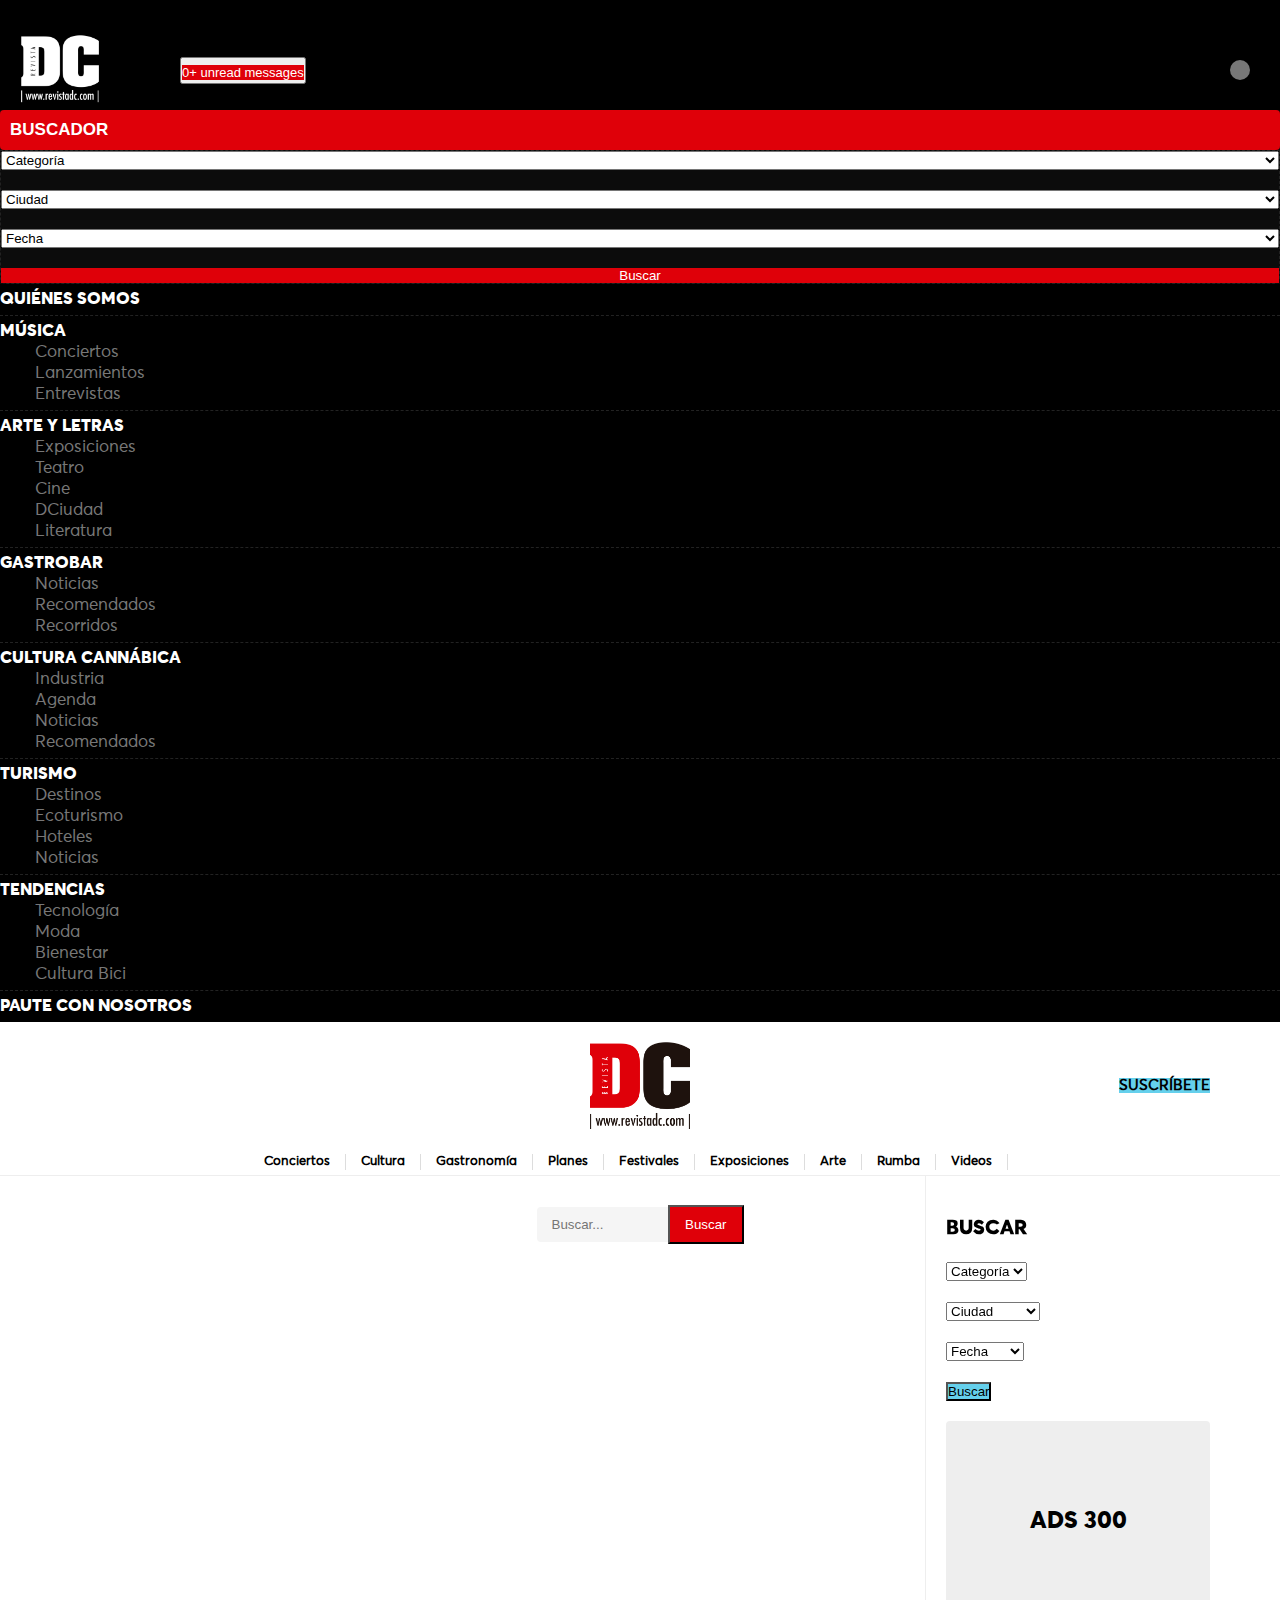
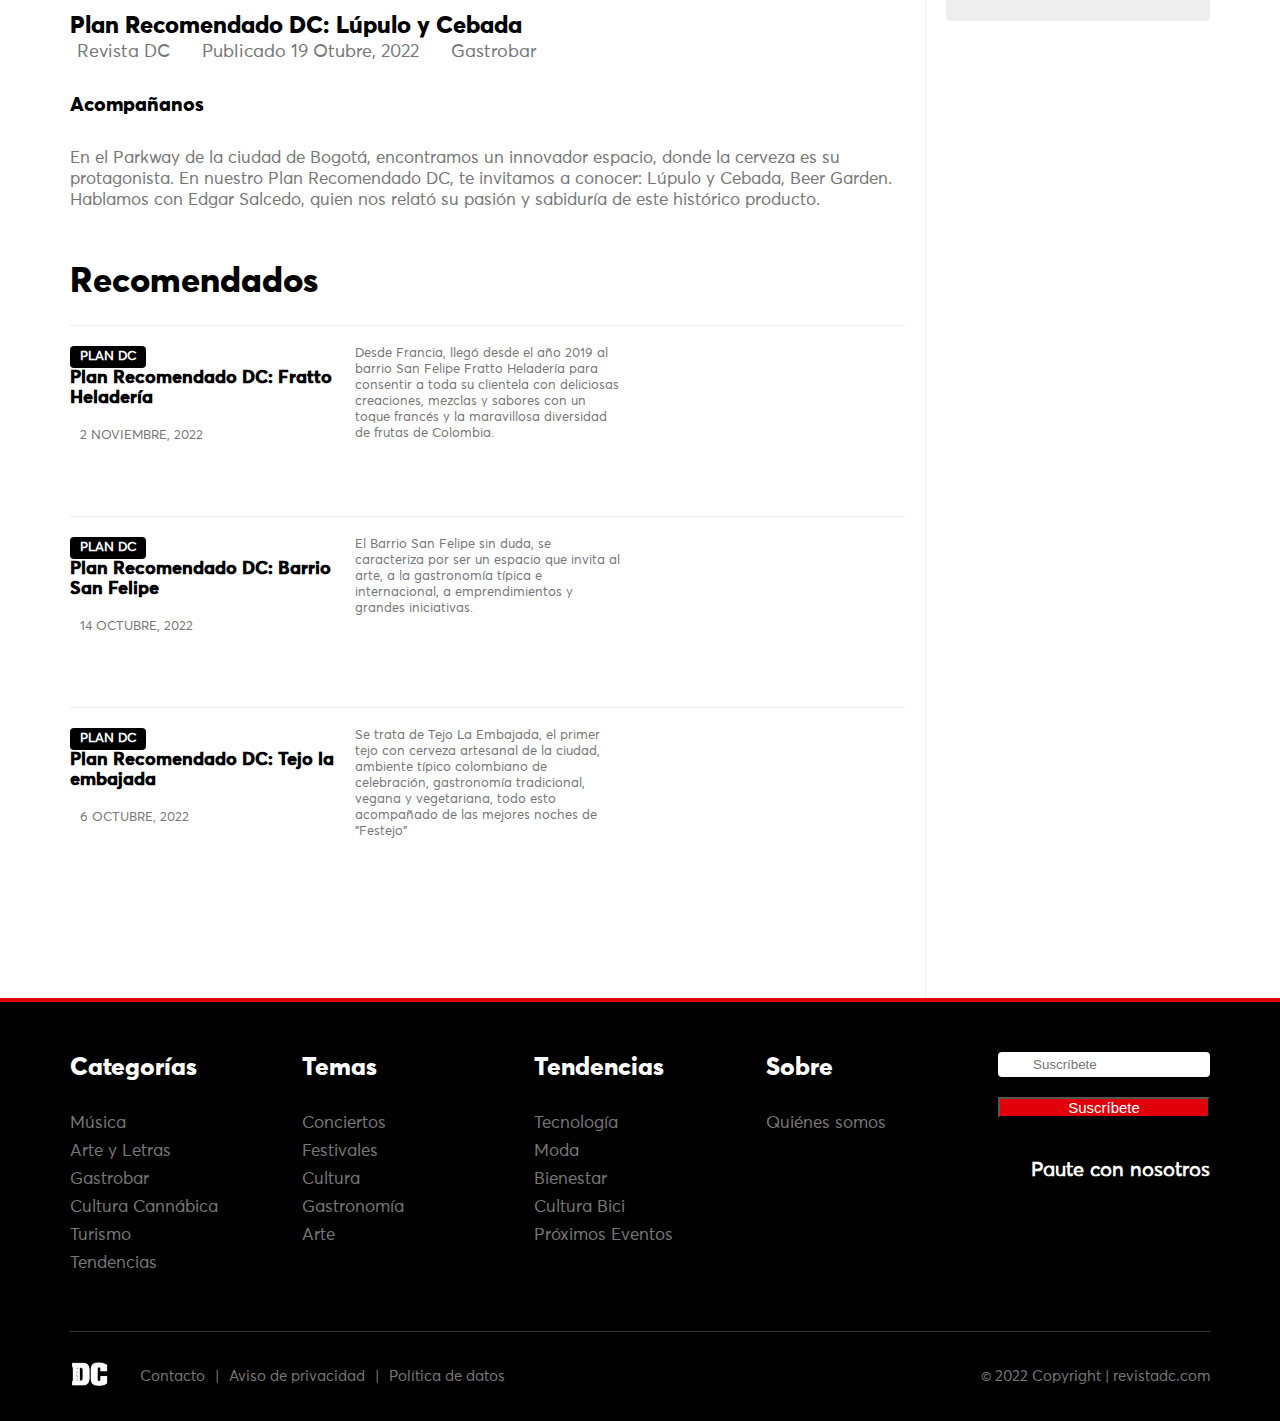
<file: internaVideo.html>
<!DOCTYPE html>
<html lang="en">
<head>
    <meta charset="UTF-8">
    <meta http-equiv="X-UA-Compatible" content="IE=edge">
    <meta name="viewport" content="width=device-width, initial-scale=1.0">
    <!-- ----------LINKS OWL CAROUSEL----------------- -->
    <script src="https://code.jquery.com/jquery-3.5.1.min.js"></script>
    <script src="https://cdnjs.cloudflare.com/ajax/libs/OwlCarousel2/2.3.4/owl.carousel.min.js"></script>
    <link rel="stylesheet" href="https://cdnjs.cloudflare.com/ajax/libs/OwlCarousel2/2.3.4/assets/owl.carousel.min.css">
    <!-- ----------BOOTSTRAP 5.0.2----------------- -->
    <link href="https://cdn.jsdelivr.net/npm/bootstrap@5.2.2/dist/css/bootstrap.min.css" rel="stylesheet" integrity="sha384-Zenh87qX5JnK2Jl0vWa8Ck2rdkQ2Bzep5IDxbcnCeuOxjzrPF/et3URy9Bv1WTRi" crossorigin="anonymous">
    <title>Interna Video</title>
    <link rel="stylesheet" href="https://cdnjs.cloudflare.com/ajax/libs/font-awesome/6.2.0/css/all.min.css" integrity="sha512-xh6O/CkQoPOWDdYTDqeRdPCVd1SpvCA9XXcUnZS2FmJNp1coAFzvtCN9BmamE+4aHK8yyUHUSCcJHgXloTyT2A==" crossorigin="anonymous" referrerpolicy="no-referrer" />
    <link rel="stylesheet" href="css/estilos.css?v=1.3">
    <link rel="stylesheet" href="css/responsive.css?v=1.3">
</head>
<body>
   <!-- ----------------------------------OFFCANVAS------------------------------------- -->
   <div class="offcanvas offcanvas-start canvas_menu" tabindex="-1" id="offcanvasExample" aria-labelledby="offcanvasExampleLabel">
    <div class="offcanvas-header head_canva">
      <img src="img/logo_white.png" alt="">
      <div class="iconos_header">
        <div class="redes_head">
            <a href="#" class="red"><i class="fa-brands fa-instagram"></i></a>
            <a href="#" class="red"><i class="fa-brands fa-twitter"></i></a>
            <a href="#" class="red"><i class="fa-brands fa-facebook"></i></a>
            <a href="#" class="red"><i class="fa-brands fa-whatsapp"></i></a>
            <a href="#" class="red"><i class="fa-brands fa-tiktok"></i></a>
            <a href="#" class="red"><i class="fa-solid fa-video"></i></a>
        </div>
        <div class="carrito">
            <button type="button" class="btn boton_carrito position-relative">
                <i class="fa-solid fa-cart-shopping"></i>   
                <span class="position-absolute top-0 start-100 translate-middle badge rounded-pill bg-danger">
                  0+
                  <span class="visually-hidden">unread messages</span>
                </span>
              </button>
        </div>
    </div>
      <button type="button" class="btn-close text-reset" data-bs-dismiss="offcanvas" aria-label="Close"></button>
    </div>
    <div class="offcanvas-body">
        <div class="accordion accordion-flush" id="accordionFlushExample">
            <div class="accordion-item">
                <h2 class="accordion-header" id="flush-headingOne">
                    <button class="accordion-button collapsed btn_buscador" type="button" data-bs-toggle="collapse" data-bs-target="#flush-collapseOne" aria-expanded="false" aria-controls="flush-collapseOne">
                    BUSCADOR
                    </button>
                </h2> 
                <div id="flush-collapseOne" class="accordion-collapse collapse " aria-labelledby="flush-headingOne" data-bs-parent="#accordionFlushExample">
                    <div class="accordion-body">
                        <div class="contenedor_select">
                            <select class="form-select select_campo" aria-label="Default select example">
                                <option selected>Categoría</option>
                                <option value="1" class="opcion">Cat #1</option>
                                <option value="2" class="opcion">Cat #2</option>
                                <option value="3" class="opcion">Cat #3</option>
                                <option value="4" class="opcion">Cat #4</option>
                                <option value="3" class="opcion">Cat #3</option>
                                <option value="4" class="opcion">Cat #4</option>
                            </select>
                        </div>
                        <div class="contenedor_select">
                            <select class="form-select select_campo" aria-label="Default select example">
                                <option selected>Ciudad</option>
                                <option value="1" class="opcion">Medellín</option>
                                <option value="2" class="opcion">Bogotá</option>
                                <option value="3" class="opcion">Barranquilla</option>
                            </select>
                        </div>
                        <div class="contenedor_select">
                            <select class="form-select select_campo" aria-label="Default select example">
                                <option selected>Fecha</option>
                                <option value="1" class="opcion">Fecha #1</option>
                                <option value="2" class="opcion">Fecha #2</option>
                                <option value="3" class="opcion">Fecha #3</option>
                                <option value="4" class="opcion">Fecha #4</option>
                            </select>
                        </div>
                        <div class="contenedor_select d-grid">
                            <button type="button" class="btn btn_buscar">Buscar</button>
                        </div>
                    </div>
                </div>
            </div>
        </div>
      <div class="menu_categorias">
        <div class="nav_">
            <a href="#" class="seccion_gen">QUIÉNES SOMOS</a>
        </div>
        <div class="nav_">
            <a href="#" class="seccion_gen">MÚSICA</a>
            <a href="#" class="sub_seccion_gen"><i class="fa-solid fa-chevron-right"></i>Conciertos</a>
            <a href="#" class="sub_seccion_gen"><i class="fa-solid fa-chevron-right"></i>Lanzamientos</a>
            <a href="#" class="sub_seccion_gen"><i class="fa-solid fa-chevron-right"></i>Entrevistas</a>
        </div>
        <div class="nav_">
            <a href="#" class="seccion_gen">ARTE Y LETRAS</a>
            <a href="#" class="sub_seccion_gen"><i class="fa-solid fa-chevron-right"></i>Exposiciones</a>
            <a href="#" class="sub_seccion_gen"><i class="fa-solid fa-chevron-right"></i>Teatro</a>
            <a href="#" class="sub_seccion_gen"><i class="fa-solid fa-chevron-right"></i>Cine</a>
            <a href="#" class="sub_seccion_gen"><i class="fa-solid fa-chevron-right"></i>DCiudad</a>
            <a href="#" class="sub_seccion_gen"><i class="fa-solid fa-chevron-right"></i>Literatura</a>
        </div>
        <div class="nav_">
            <a href="#" class="seccion_gen">GASTROBAR</a>
            <a href="#" class="sub_seccion_gen"><i class="fa-solid fa-chevron-right"></i>Noticias</a>
            <a href="#" class="sub_seccion_gen"><i class="fa-solid fa-chevron-right"></i>Recomendados</a>
            <a href="#" class="sub_seccion_gen"><i class="fa-solid fa-chevron-right"></i>Recorridos</a>
        </div>
        <div class="nav_">
            <a href="#" class="seccion_gen">CULTURA CANNÁBICA</a>
            <a href="#" class="sub_seccion_gen"><i class="fa-solid fa-chevron-right"></i>Industria</a>
            <a href="#" class="sub_seccion_gen"><i class="fa-solid fa-chevron-right"></i>Agenda</a>
            <a href="#" class="sub_seccion_gen"><i class="fa-solid fa-chevron-right"></i>Noticias</a>
            <a href="#" class="sub_seccion_gen"><i class="fa-solid fa-chevron-right"></i>Recomendados</a>
        </div>
        <div class="nav_">
            <a href="#" class="seccion_gen">TURISMO</a>
            <a href="#" class="sub_seccion_gen"><i class="fa-solid fa-chevron-right"></i>Destinos</a>
            <a href="#" class="sub_seccion_gen"><i class="fa-solid fa-chevron-right"></i>Ecoturismo</a>
            <a href="#" class="sub_seccion_gen"><i class="fa-solid fa-chevron-right"></i>Hoteles</a>
            <a href="#" class="sub_seccion_gen"><i class="fa-solid fa-chevron-right"></i>Noticias</a>
        </div>
        <div class="nav_">
            <a href="#" class="seccion_gen">TENDENCIAS</a>
            <a href="#" class="sub_seccion_gen"><i class="fa-solid fa-chevron-right"></i>Tecnología</a>
            <a href="#" class="sub_seccion_gen"><i class="fa-solid fa-chevron-right"></i>Moda</a>
            <a href="#" class="sub_seccion_gen"><i class="fa-solid fa-chevron-right"></i>Bienestar</a>
            <a href="#" class="sub_seccion_gen"><i class="fa-solid fa-chevron-right"></i>Cultura Bici</a>
        </div>
        <div class="nav_">
            <a href="#" class="seccion_gen">PAUTE CON NOSOTROS</a>
        </div>
      </div>
    </div>
  </div>


<!-- ---------------------------HEADER------------------------------ -->
<header class="header">
    <div class="content_header">
        <div class="menu_mobile">
            <div class="menu_">
                <button type="submit" class="btn_nav" data-bs-toggle="offcanvas" href="#offcanvasExample" role="button" aria-controls="offcanvasExample"><i class="fa-solid fa-bars"></i></button>
            </div>
        </div>
        <div class="logo_header">
            <img src="img/logo_dc.png" alt="">
        </div>
        <div class="iconos_header">
            <div class="right_suscribe">
                <a href="#" class="btn boton_suscribe">SUSCRÍBETE</a>
            </div>
        </div>
    </div>
</header>
<div class="sub_menu">
    <div class="content_sub">
        <div class="menu_logo_mob">
            <button type="submit" class="btn_nav btn_nav_red" data-bs-toggle="offcanvas" href="#offcanvasExample" role="button" aria-controls="offcanvasExample"><i class="fa-solid fa-bars"></i></button>
            <img src="img/logo_sub_red.png" alt=""> 
        </div>
        <div class="scrollmenu">
            <div class="sub_menu_cat">
                <a href="#" class="item_cat">Conciertos</a>
            </div>
            <div class="sub_menu_cat">
                <a href="#" class="item_cat">Cultura</a>
            </div>
            <div class="sub_menu_cat">
                <a href="#" class="item_cat">Gastronomía</a>
            </div>
            <div class="sub_menu_cat">
                <a href="#" class="item_cat">Planes</a>
            </div>
            <div class="sub_menu_cat">
                <a href="#" class="item_cat">Festivales</a>
            </div>
            <div class="sub_menu_cat">
                <a href="#" class="item_cat">Exposiciones</a>
            </div>
            <div class="sub_menu_cat">
                <a href="#" class="item_cat">Arte</a>
            </div>
            <div class="sub_menu_cat">
                <a href="#" class="item_cat">Rumba</a>
            </div>
            <div class="sub_menu_cat">
                <a href="#" class="item_cat">Videos</a> 
            </div>
            <div class="sub_menu_cat">
                <a href="#" class="sub_bus" type="button" data-bs-toggle="collapse" data-bs-target="#multiCollapseExample2" aria-expanded="false" aria-controls="multiCollapseExample2"><i class="fa-solid fa-magnifying-glass"></i></a>
            </div>
        </div>
        <div class="contenedor_item_sub">
            <a href="#" class="item_submenu">Conciertos</a>
            <a href="#" class="item_submenu">Cultura</a>
            <a href="#" class="item_submenu">Gastronomía</a>
            <a href="#" class="item_submenu">Planes</a>
            <a href="#" class="item_submenu">Festivales</a>
            <a href="#" class="item_submenu">Exposiciones</a>
            <a href="#" class="item_submenu">Arte</a>
            <a href="#" class="item_submenu">Rumba</a>
            <a href="#" class="item_submenu">Videos</a>
            <a href="#" class="sub_bus" type="button" data-bs-toggle="collapse" data-bs-target="#multiCollapseExample2" aria-expanded="false" aria-controls="multiCollapseExample2"><i class="fa-solid fa-magnifying-glass"></i></a>
        </div>
        <div class="row">
            <div class="col"> 
                <div class="collapse multi-collapse" id="multiCollapseExample2">
                    <div class="card card-body caja_collapse">
                    <div class="content_collapse">
                        <input type="text" placeholder="Buscar...">
                        <button type="submit" class="btn btn_submit">Buscar</button>
                    </div>
                    </div>
                </div>
            </div>
        </div>
    </div>
</div>


    <!-- ---------------MOD SECCION CATEGORIAS------------------------------ -->
    <div class="categorias_sec">
        <div class="content_categorias sin_padd_bot">
            <div class="nota_mayor float_right ultima_nota con_pad_int">
                <div class="contenido_video_dc">
                    <div class="embebido">
                        <iframe class="video_youtube" src="https://www.youtube.com/embed/Pra3SPrfDWk" title="YouTube video player" frameborder="0" allow="accelerometer; autoplay; clipboard-write; encrypted-media; gyroscope; picture-in-picture" allowfullscreen></iframe>
                        <h2 class="titulo_video">Plan Recomendado DC: Lúpulo y Cebada</h2>
                    </div>
                    <div class="pie_video">
                        <p class="pub_vid"><i class="fa-solid fa-user"></i>Revista DC</p>
                        <p class="pub_vid"><i class="fa-solid fa-calendar-days"></i>Publicado 19 Otubre, 2022</p>
                        <p class="pub_vid"><i class="fa-solid fa-tag"></i>Gastrobar</p>
                    </div>
                </div>
                <div class="texto_evento">
                    <h4 class="sub_titulo_evento">Acompañanos</h4>
                    <p class="parrafo_evento">En el Parkway de la ciudad de Bogotá, encontramos un innovador espacio, donde la cerveza es su protagonista. En nuestro Plan Recomendado DC, te invitamos a conocer: Lúpulo y Cebada, Beer Garden.</p>
                    <p class="parrafo_evento">Hablamos con Edgar Salcedo, quien nos relató su pasión y sabiduría de este histórico producto.</p>
                </div>
                <div class="bloque_info">
                    <div class="head_global">
                        <div class="content_global">
                            <h2 class="titulo_global">Recomendados</h2>
                        </div>
                    </div>
                    <div class="nota_aling">
                        <div class="col_aling">
                            <p class="etiqueta_aling">PLAN DC</p>
                            <a href="#" class="link_nota_al">Plan Recomendado DC: Fratto Heladería</a>
                            <p class="fecha_aling"><i class="fa-solid fa-calendar-days"></i>2 NOVIEMBRE, 2022</p>
                        </div>
                        <div class="col_aling">
                            <p class="parrafo_aling">Desde Francia, llegó desde el año 2019 al barrio San Felipe Fratto Heladería para consentir a toda su clientela con deliciosas creaciones, mezclas y sabores con un toque francés y la maravillosa diversidad de frutas de Colombia.</p>
                        </div>
                        <div class="col_aling">
                            <iframe class="video_youtube" src="https://www.youtube.com/embed/lucDud9m118" title="YouTube video player" frameborder="0" allow="accelerometer; autoplay; clipboard-write; encrypted-media; gyroscope; picture-in-picture" allowfullscreen></iframe>
                        </div>
                    </div>
                    <div class="nota_aling">
                        <div class="col_aling">
                            <p class="etiqueta_aling">PLAN DC</p>
                            <a href="#" class="link_nota_al">Plan Recomendado DC: Barrio San Felipe</a>
                            <p class="fecha_aling"><i class="fa-solid fa-calendar-days"></i>14 OCTUBRE, 2022</p>
                        </div>
                        <div class="col_aling">
                            <p class="parrafo_aling">El Barrio San Felipe sin duda, se caracteriza por ser un espacio que invita al arte, a la gastronomía típica e internacional, a emprendimientos y grandes iniciativas.</p>
                        </div>
                        <div class="col_aling">
                            <iframe class="video_youtube" src="https://www.youtube.com/embed/8hfOnKyGnrQ" title="YouTube video player" frameborder="0" allow="accelerometer; autoplay; clipboard-write; encrypted-media; gyroscope; picture-in-picture" allowfullscreen></iframe>
                        </div>
                    </div>
                    <div class="nota_aling">
                        <div class="col_aling">
                            <p class="etiqueta_aling">PLAN DC</p>
                            <a href="#" class="link_nota_al">Plan Recomendado DC: Tejo la embajada</a>
                            <p class="fecha_aling"><i class="fa-solid fa-calendar-days"></i>6 OCTUBRE, 2022</p>
                        </div>
                        <div class="col_aling">
                            <p class="parrafo_aling">Se trata de Tejo La Embajada, el primer tejo con cerveza artesanal de la ciudad, ambiente típico colombiano de celebración, gastronomía tradicional, vegana y vegetariana, todo esto acompañado de las mejores noches de "Festejo"</p>
                        </div>
                        <div class="col_aling">
                            <iframe class="video_youtube" src="https://www.youtube.com/embed/KiIwEoL_mio" title="YouTube video player" frameborder="0" allow="accelerometer; autoplay; clipboard-write; encrypted-media; gyroscope; picture-in-picture" allowfullscreen></iframe>
                        </div>
                    </div>
                </div>
            </div>
            <div class="sidebar_notas sin_margen">
                <div class="buscador_sidebar">
                    <div class="head_buscador_sid">
                        <h2 class="titulo_buscar_sid">BUSCAR</h2>
                    </div>
                    <div class="selectores_sid">
                        <div class="select_sid">
                            <select class="form-select" aria-label="Default select example">
                            <option selected>Categoría</option>
                            <option value="1" class="opcion">Gat #1</option>
                            <option value="2" class="opcion">Cat #2</option>
                            <option value="3" class="opcion">Cat #3</option>
                            <option value="4" class="opcion">Cat #4</option>
                            </select>
                        </div>
                        <div class="select_sid">
                            <select class="form-select" aria-label="Default select example">
                            <option selected>Ciudad</option>
                            <option value="1" class="opcion">Medellín</option>
                            <option value="2" class="opcion">Bogotá</option>
                            <option value="3" class="opcion">Barranquilla</option>
                            </select>
                        </div>
                        <div class="select_sid">
                            <select class="form-select" aria-label="Default select example">
                            <option selected>Fecha</option>
                            <option value="1" class="opcion">Fecha #1</option>
                            <option value="2" class="opcion">Fecha #2</option>
                            <option value="3" class="opcion">Fecha #3</option>
                            <option value="4" class="opcion">Fecha #4</option>
                            </select>
                        </div>
                        <div class="select_sid d-grid ">
                            <button type="button" class="btn btn_search">Buscar</button>
                        </div>
                    </div>
                    <div class="ads_">
                        <h2 class="titulo_ads">ADS 300</h2>
                    </div>
                </div>
            </div>
        </div>
    </div>

   <!-- -----------------------FOOTER-------------------------------------- -->
   <footer class="back_footer">
    <div class="footer">
        <div class="content_footer">
            <div class="col_footer">
                <div class="head_col">
                    <h2 class="titulo_col">Categorías</h2>
                </div>
                <div class="body_col">
                    <a href="#" class="link_footer">Música</a>
                    <a href="#" class="link_footer">Arte y Letras</a>
                    <a href="#" class="link_footer">Gastrobar</a>
                    <a href="#" class="link_footer">Cultura Cannábica</a>
                    <a href="#" class="link_footer">Turismo</a>
                    <a href="#" class="link_footer">Tendencias</a>
                </div>
            </div>
            <div class="col_footer">
                <div class="head_col">
                    <h2 class="titulo_col">Temas</h2>
                </div>
                <div class="body_col">
                    <a href="#" class="link_footer">Conciertos</a>
                    <a href="#" class="link_footer">Festivales</a>
                    <a href="#" class="link_footer">Cultura</a>
                    <a href="#" class="link_footer">Gastronomía</a>
                    <a href="#" class="link_footer">Arte</a>
                </div>
            </div>
            <div class="col_footer">
                <div class="head_col">
                    <h2 class="titulo_col">Tendencias</h2>
                </div>
                <div class="body_col">
                    <a href="#" class="link_footer">Tecnología</a>
                    <a href="#" class="link_footer">Moda</a>
                    <a href="#" class="link_footer">Bienestar</a>
                    <a href="#" class="link_footer">Cultura Bici</a>
                    <a href="#" class="link_footer">Próximos Eventos</a>
                </div>
            </div>
            <div class="col_footer">
                <div class="head_col">
                    <h2 class="titulo_col">Sobre</h2>
                </div>
                <div class="body_col">
                    <a href="#" class="link_footer">Quiénes somos</a>
                </div>
            </div>
            <div class="col_footer">
                <form action="">
                    <div class="campo_suscribe">
                        <input type="text" placeholder="Suscríbete">
                        <i class="fa-solid fa-envelope"></i>
                    </div>
                    <button class="btn btn_suscribe">Suscríbete</button>
                </form>
                <div class="redes_footer">
                    <a href="#" class="red_ft"><i class="fa-brands fa-instagram"></i></a>
                    <a href="#" class="red_ft"><i class="fa-brands fa-twitter"></i></a>
                    <a href="#" class="red_ft"><i class="fa-brands fa-facebook"></i></a>
                    <a href="#" class="red_ft"><i class="fa-brands fa-whatsapp"></i></a>
                    <a href="#" class="red_ft"><i class="fa-brands fa-tiktok"></i></a>
                    <a href="#" class="red_ft"><i class="fa-solid fa-video"></i></a>
                </div>
                <div class="body_col">
                    <a href="#" class="pauta">Paute con nosotros</a>
                </div>
            </div>
        </div>
        <div class="copy">
            <div class="content_copy">
                <div class="logo_copy">
                    <img src="img/logo_sub_white.png" alt="">
                </div>
                <div class="contacto_copy">
                    <a href="#" class="link_copy">Contacto</a>
                    <p class="separador">|</p>
                    <a href="#" class="link_copy">Aviso de privacidad</a>
                    <p class="separador">|</p>
                    <a href="#" class="link_copy">Política de datos</a>
                </div>
                <div class="right_copy">
                    <p class="text_copy">© 2022 Copyright | revistadc.com</p>
                </div>
            </div>
        </div>
    </div>
</footer>
    

    <!-- JavaScript Bundle with Popper Bootstrap -->
    <script src="https://cdn.jsdelivr.net/npm/@popperjs/core@2.9.2/dist/umd/popper.min.js" integrity="sha384-IQsoLXl5PILFhosVNubq5LC7Qb9DXgDA9i+tQ8Zj3iwWAwPtgFTxbJ8NT4GN1R8p" crossorigin="anonymous"></script>
    <script src="https://cdn.jsdelivr.net/npm/bootstrap@5.2.2/dist/js/bootstrap.bundle.min.js" integrity="sha384-OERcA2EqjJCMA+/3y+gxIOqMEjwtxJY7qPCqsdltbNJuaOe923+mo//f6V8Qbsw3" crossorigin="anonymous"></script>
    
    <!-- -----------------cdn slider carousel--------------- -->
    <script src="https://code.jquery.com/jquery-3.6.0.min.js" integrity="sha256-/xUj+3OJU5yExlq6GSYGSHk7tPXikynS7ogEvDej/m4=" crossorigin="anonymous"></script>
    <script src="https://cdnjs.cloudflare.com/ajax/libs/OwlCarousel2/2.3.4/owl.carousel.min.js" integrity="sha512-bPs7Ae6pVvhOSiIcyUClR7/q2OAsRiovw4vAkX+zJbw3ShAeeqezq50RIIcIURq7Oa20rW2n2q+fyXBNcU9lrw==" crossorigin="anonymous" referrerpolicy="no-referrer"></script>   

   <script src="js/codigo.js"></script> 
</body>
</html>
</file>
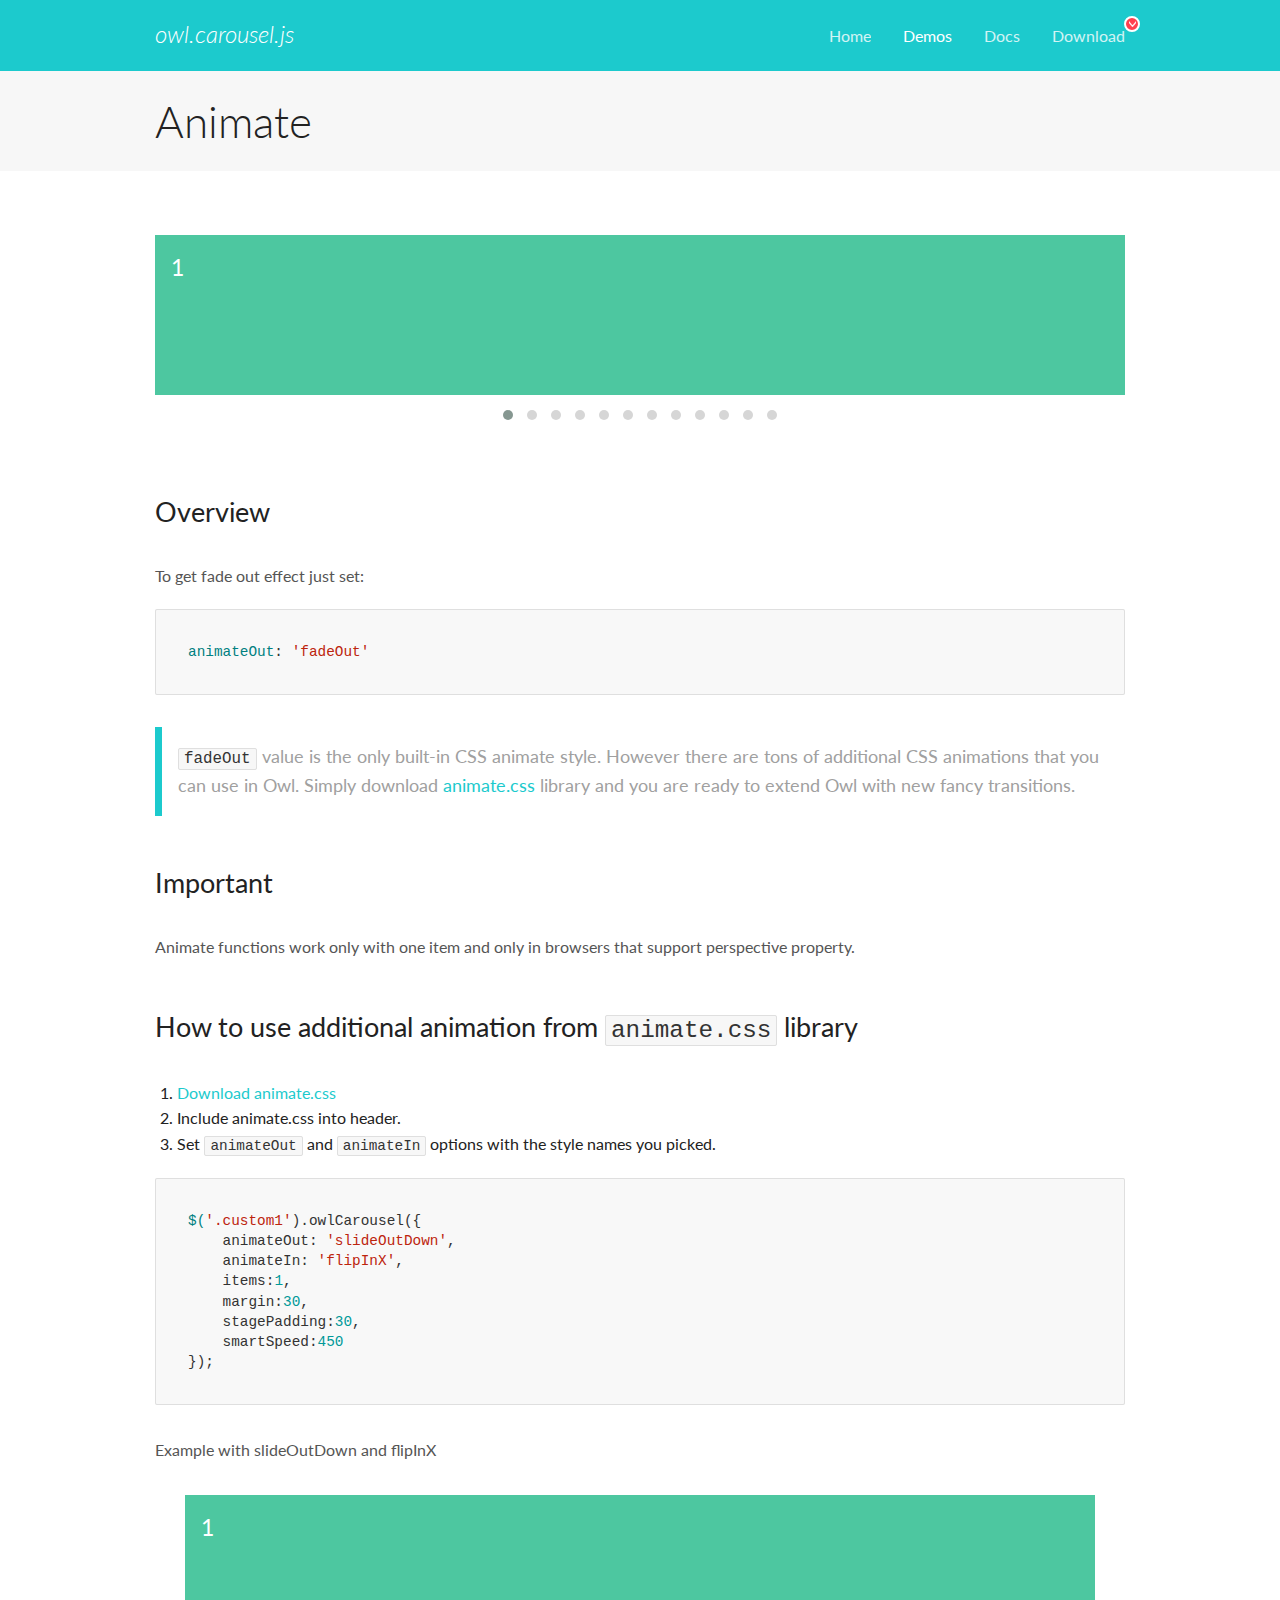
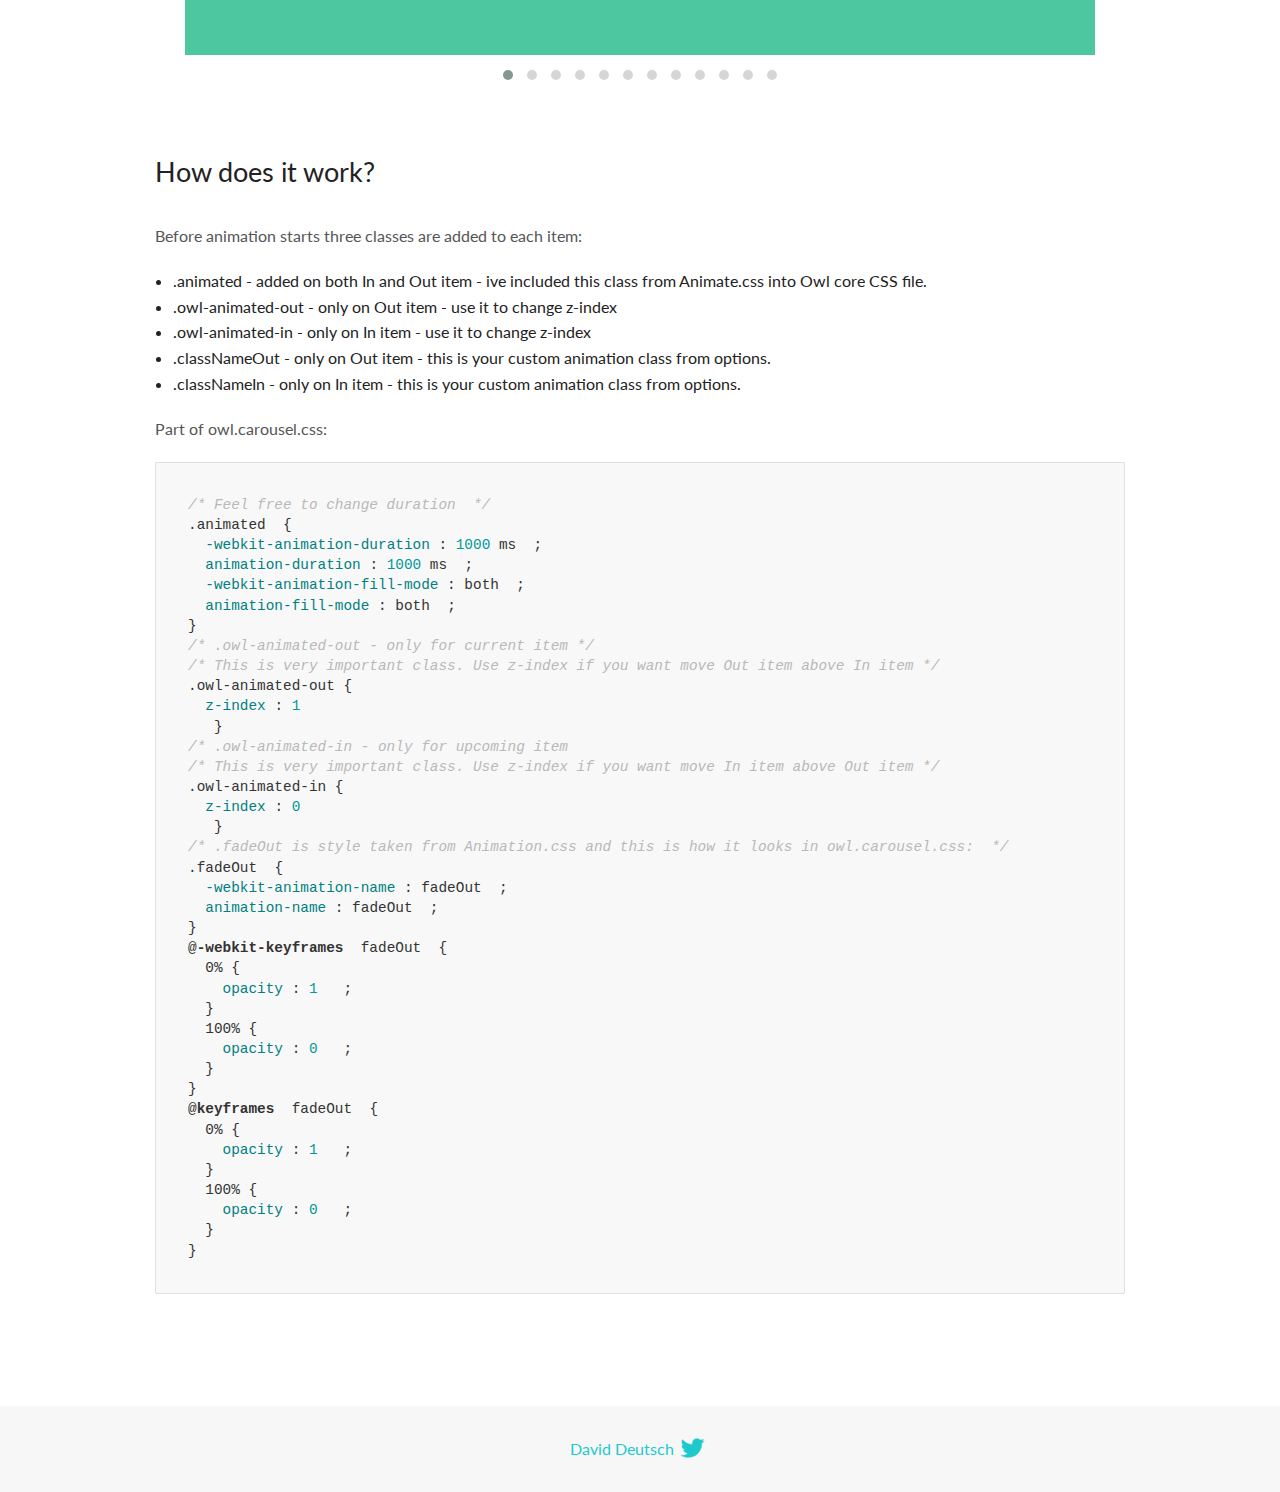
<file: OwlCarousel2-2.3.4/docs/demos/animate.html>
<!DOCTYPE html>
<html lang="en">
  <head>

    <!-- head -->
    <meta charset="utf-8">
    <meta name="msapplication-tap-highlight" content="no" />
    <meta name="viewport" content="width=device-width, initial-scale=1.0" />
    <meta name="description" content="Animate carousel">
    <meta name="author" content="David Deutsch">
    <title>
      Animate Demo | Owl Carousel | 2.3.4
    </title>

    <!-- Stylesheets -->
    <link href='https://fonts.googleapis.com/css?family=Lato:300,400,700,400italic,300italic' rel='stylesheet' type='text/css'>
    <link rel="stylesheet" href="../assets/css/docs.theme.min.css">

    <!-- Owl Stylesheets -->
    <link rel="stylesheet" href="../assets/owlcarousel/assets/owl.carousel.min.css">
    <link rel="stylesheet" href="../assets/owlcarousel/assets/owl.theme.default.min.css">

    <!-- HTML5 shim and Respond.js IE8 support of HTML5 elements and media queries -->

    <!--[if lt IE 9]>
      <script src="https://oss.maxcdn.com/libs/html5shiv/3.7.0/html5shiv.js"></script>
      <script src="https://oss.maxcdn.com/libs/respond.js/1.3.0/respond.min.js"></script>
    <![endif]-->

    <!-- Favicons -->
    <link rel="apple-touch-icon-precomposed" sizes="144x144" href="../assets/ico/apple-touch-icon-144-precomposed.png">
    <link rel="shortcut icon" href="../assets/ico/favicon.png">
    <link rel="shortcut icon" href="favicon.ico">

    <!-- Yeah i know js should not be in header. Its required for demos.-->

    <!-- javascript -->
    <script src="../assets/vendors/jquery.min.js"></script>
    <script src="../assets/owlcarousel/owl.carousel.js"></script>
  </head>
  <body>

    <!-- header -->
    <header class="header">
      <div class="row">
        <div class="large-12 columns">
          <div class="brand left">
            <h3>
              <a href="/OwlCarousel2/">owl.carousel.js</a> 
            </h3>
          </div>
          <a id="toggle-nav" class="right">
            <span></span> <span></span> <span></span> 
          </a> 
          <div class="nav-bar">
            <ul class="clearfix">
              <li> <a href="/OwlCarousel2/index.html">Home</a>  </li>
              <li class="active">
                <a href="/OwlCarousel2/demos/demos.html">Demos</a> 
              </li>
              <li> <a href="/OwlCarousel2/docs/started-welcome.html">Docs</a>  </li>
              <li>
                <a href="https://github.com/OwlCarousel2/OwlCarousel2/archive/2.3.4.zip">Download</a> 
                <span class="download"></span> 
              </li>
            </ul>
          </div>
        </div>
      </div>
    </header>

    <!-- title -->
    <section class="title">
      <div class="row">
        <div class="large-12 columns">
          <h1>Animate</h1>
        </div>
      </div>
    </section>

    <!--  Demos -->
    <section id="demos">
      <div class="row">
        <div class="large-12 columns">
          <div class="fadeOut owl-carousel owl-theme">
            <div class="item">
              <h4>1</h4>
            </div>
            <div class="item">
              <h4>2</h4>
            </div>
            <div class="item">
              <h4>3</h4>
            </div>
            <div class="item">
              <h4>4</h4>
            </div>
            <div class="item">
              <h4>5</h4>
            </div>
            <div class="item">
              <h4>6</h4>
            </div>
            <div class="item">
              <h4>7</h4>
            </div>
            <div class="item">
              <h4>8</h4>
            </div>
            <div class="item">
              <h4>9</h4>
            </div>
            <div class="item">
              <h4>10</h4>
            </div>
            <div class="item">
              <h4>11</h4>
            </div>
            <div class="item">
              <h4>12</h4>
            </div>
          </div>
          <h3 id="overview">Overview</h3>
          <p>To get fade out effect just set:</p>
          <pre><code>animateOut: &#39;fadeOut&#39;</code></pre>
          <blockquote>
            <p><code>fadeOut</code> value is the only built-in CSS animate style. However there are tons of additional CSS animations that you can use in Owl. Simply download
              <a href="https://daneden.github.io/animate.css/">animate.css</a>  library and you are ready to extend Owl with new fancy transitions.</p>
          </blockquote>
          <h3 id="important">Important</h3>
          <p>Animate functions work only with one item and only in browsers that support perspective property.</p>
          <h3 id="how-to-use-additional-animation-from-animate-css-library">How to use additional animation from <code>animate.css</code> library</h3>
          <ol>
            <li> <a href="https://daneden.github.io/animate.css/">Download animate.css</a>  </li>
            <li>Include animate.css into header.</li>
            <li>Set <code>animateOut</code> and <code>animateIn</code> options with the style names you picked.</li>
          </ol>
          <pre><code>$(&#39;.custom1&#39;).owlCarousel({
    animateOut: &#39;slideOutDown&#39;,
    animateIn: &#39;flipInX&#39;,
    items:1,
    margin:30,
    stagePadding:30,
    smartSpeed:450
});</code></pre>
          <p>Example with slideOutDown and flipInX</p>
          <div class="custom1 owl-carousel owl-theme">
            <div class="item">
              <h4>1</h4>
            </div>
            <div class="item">
              <h4>2</h4>
            </div>
            <div class="item">
              <h4>3</h4>
            </div>
            <div class="item">
              <h4>4</h4>
            </div>
            <div class="item">
              <h4>5</h4>
            </div>
            <div class="item">
              <h4>6</h4>
            </div>
            <div class="item">
              <h4>7</h4>
            </div>
            <div class="item">
              <h4>8</h4>
            </div>
            <div class="item">
              <h4>9</h4>
            </div>
            <div class="item">
              <h4>10</h4>
            </div>
            <div class="item">
              <h4>11</h4>
            </div>
            <div class="item">
              <h4>12</h4>
            </div>
          </div>
          <h3 id="how-does-it-work-">How does it work?</h3>
          <p>Before animation starts three classes are added to each item:</p>
          <ul>
            <li>.animated - added on both In and Out item - ive included this class from Animate.css into Owl core CSS file.</li>
            <li>.owl-animated-out - only on Out item - use it to change z-index</li>
            <li>.owl-animated-in - only on In item - use it to change z-index</li>
            <li>.classNameOut - only on Out item - this is your custom animation class from options.</li>
            <li>.classNameIn - only on In item - this is your custom animation class from options.</li>
          </ul>
          <p>Part of owl.carousel.css:</p>
          <pre><code class="language-css"><span class="comment">/* Feel free to change duration  */</span> 
<span class="class">.animated</span>  <span class="rules">{
  <span class="rule"><span class="attribute">-webkit-animation-duration</span> :<span class="value"> <span class="number">1000</span> ms</span> </span> ;
  <span class="rule"><span class="attribute">animation-duration</span> :<span class="value"> <span class="number">1000</span> ms</span> </span> ;
  <span class="rule"><span class="attribute">-webkit-animation-fill-mode</span> :<span class="value"> both</span> </span> ;
  <span class="rule"><span class="attribute">animation-fill-mode</span> :<span class="value"> both</span> </span> ;
<span class="rule">}</span> </span> 
<span class="comment">/* .owl-animated-out - only for current item */</span> 
<span class="comment">/* This is very important class. Use z-index if you want move Out item above In item */</span> 
<span class="class">.owl-animated-out</span> <span class="rules">{
  <span class="rule"><span class="attribute">z-index</span> :<span class="value"> <span class="number">1</span> 
</span> </span> </span> }
<span class="comment">/* .owl-animated-in - only for upcoming item
/* This is very important class. Use z-index if you want move In item above Out item */</span> 
<span class="class">.owl-animated-in</span> <span class="rules">{
  <span class="rule"><span class="attribute">z-index</span> :<span class="value"> <span class="number">0</span> 
</span> </span> </span> }
<span class="comment">/* .fadeOut is style taken from Animation.css and this is how it looks in owl.carousel.css:  */</span> 
<span class="class">.fadeOut</span>  <span class="rules">{
  <span class="rule"><span class="attribute">-webkit-animation-name</span> :<span class="value"> fadeOut</span> </span> ;
  <span class="rule"><span class="attribute">animation-name</span> :<span class="value"> fadeOut</span> </span> ;
<span class="rule">}</span> </span> 
<span class="at_rule">@<span class="keyword">-webkit-keyframes</span>  fadeOut </span> {
  0% <span class="rules">{
    <span class="rule"><span class="attribute">opacity</span> :<span class="value"> <span class="number">1</span> </span> </span> ;
  <span class="rule">}</span> </span> 
  100% <span class="rules">{
    <span class="rule"><span class="attribute">opacity</span> :<span class="value"> <span class="number">0</span> </span> </span> ;
  <span class="rule">}</span> </span> 
}
<span class="at_rule">@<span class="keyword">keyframes</span>  fadeOut </span> {
  0% <span class="rules">{
    <span class="rule"><span class="attribute">opacity</span> :<span class="value"> <span class="number">1</span> </span> </span> ;
  <span class="rule">}</span> </span> 
  100% <span class="rules">{
    <span class="rule"><span class="attribute">opacity</span> :<span class="value"> <span class="number">0</span> </span> </span> ;
  <span class="rule">}</span> </span> 
}</code></pre>
          <link rel="stylesheet" href="../assets/css/animate.css">
          <script>
            jQuery(document).ready(function($) {
              $('.fadeOut').owlCarousel({
                items: 1,
                animateOut: 'fadeOut',
                loop: true,
                margin: 10,
              });
              $('.custom1').owlCarousel({
                animateOut: 'slideOutDown',
                animateIn: 'flipInX',
                items: 1,
                margin: 30,
                stagePadding: 30,
                smartSpeed: 450
              });
            });
          </script>
        </div>
      </div>
    </section>

    <!-- footer -->
    <footer class="footer">
      <div class="row">
        <div class="large-12 columns">
          <h5>
            <a href="/OwlCarousel2/docs/support-contact.html">David Deutsch</a> 
            <a id="custom-tweet-button" href="https://twitter.com/share?url=https://github.com/OwlCarousel2/OwlCarousel2&text=Owl Carousel - This is so awesome! " target="_blank"></a> 
          </h5>
        </div>
      </div>
    </footer>

    <!-- vendors -->
    <script src="../assets/vendors/highlight.js"></script>
    <script src="../assets/js/app.js"></script>
  </body>
</html>
</file>
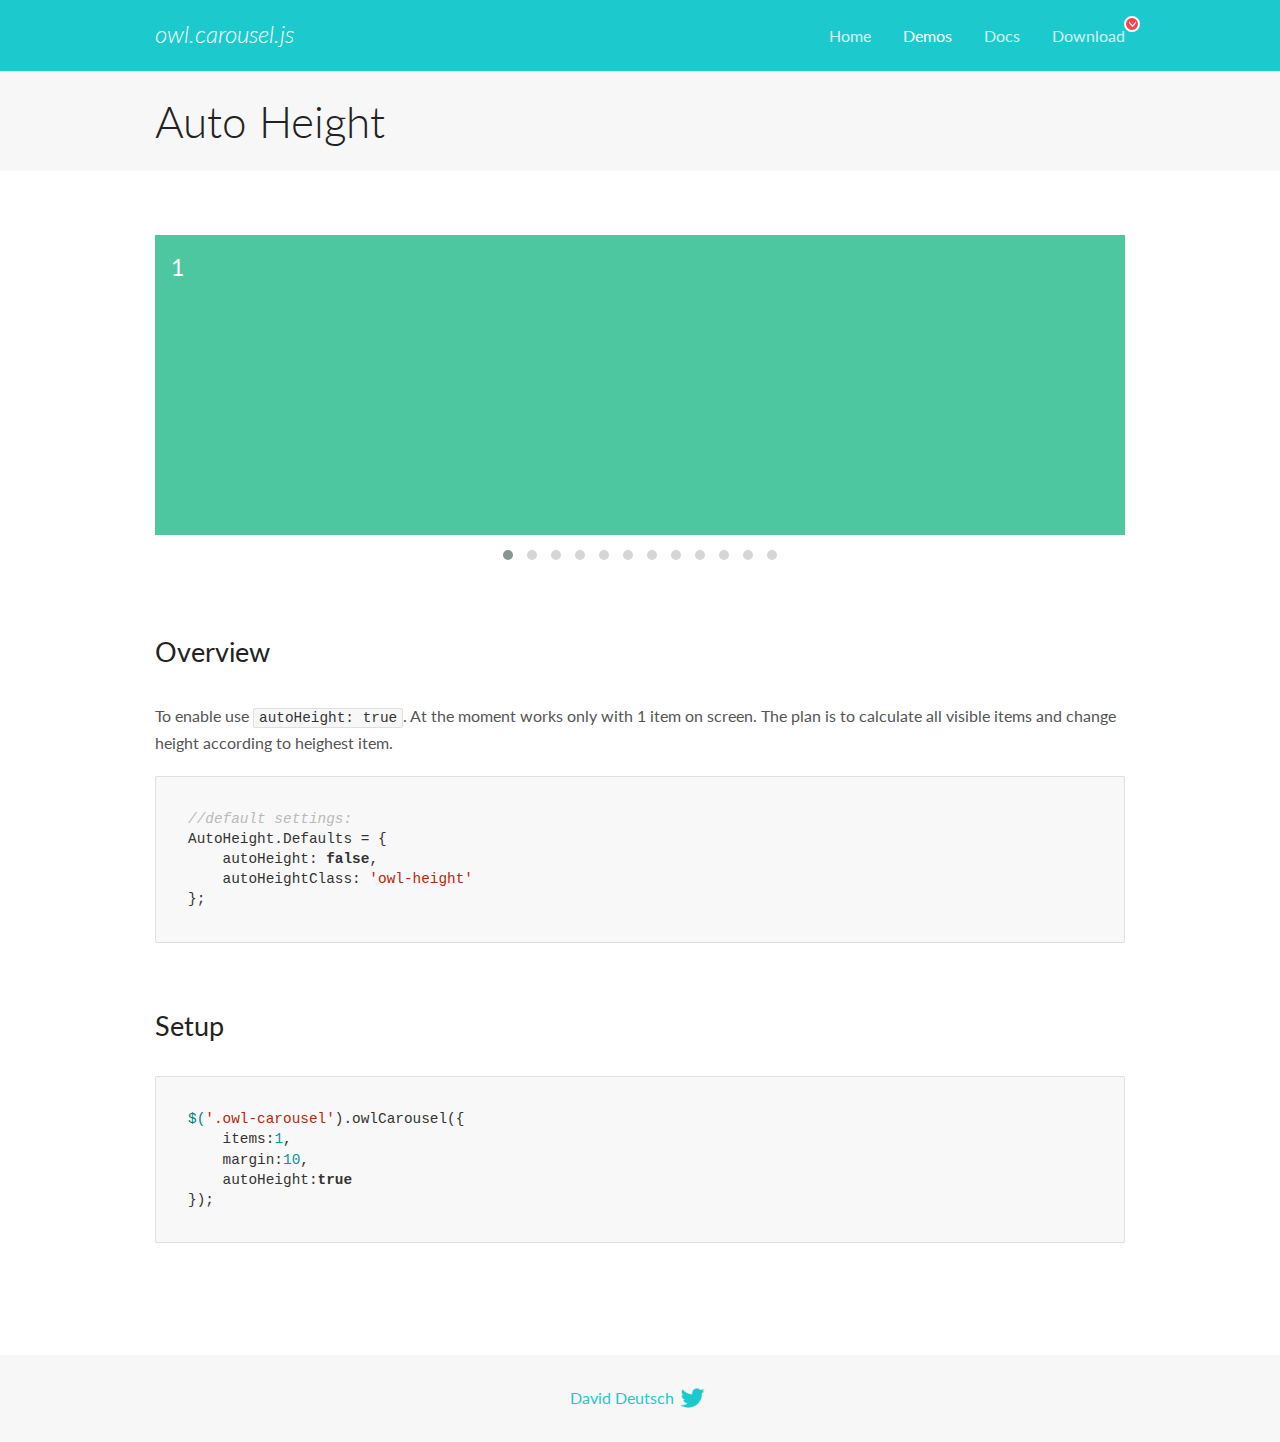
<file: OwlCarousel2-2.3.4/docs/demos/autoheight.html>
<!DOCTYPE html>
<html lang="en">
  <head>

    <!-- head -->
    <meta charset="utf-8">
    <meta name="msapplication-tap-highlight" content="no" />
    <meta name="viewport" content="width=device-width, initial-scale=1.0" />
    <meta name="description" content="autoHeight usage demo">
    <meta name="author" content="David Deutsch">
    <title>
      Auto Height Demo | Owl Carousel | 2.3.4
    </title>

    <!-- Stylesheets -->
    <link href='https://fonts.googleapis.com/css?family=Lato:300,400,700,400italic,300italic' rel='stylesheet' type='text/css'>
    <link rel="stylesheet" href="../assets/css/docs.theme.min.css">

    <!-- Owl Stylesheets -->
    <link rel="stylesheet" href="../assets/owlcarousel/assets/owl.carousel.min.css">
    <link rel="stylesheet" href="../assets/owlcarousel/assets/owl.theme.default.min.css">

    <!-- HTML5 shim and Respond.js IE8 support of HTML5 elements and media queries -->

    <!--[if lt IE 9]>
      <script src="https://oss.maxcdn.com/libs/html5shiv/3.7.0/html5shiv.js"></script>
      <script src="https://oss.maxcdn.com/libs/respond.js/1.3.0/respond.min.js"></script>
    <![endif]-->

    <!-- Favicons -->
    <link rel="apple-touch-icon-precomposed" sizes="144x144" href="../assets/ico/apple-touch-icon-144-precomposed.png">
    <link rel="shortcut icon" href="../assets/ico/favicon.png">
    <link rel="shortcut icon" href="favicon.ico">

    <!-- Yeah i know js should not be in header. Its required for demos.-->

    <!-- javascript -->
    <script src="../assets/vendors/jquery.min.js"></script>
    <script src="../assets/owlcarousel/owl.carousel.js"></script>
  </head>
  <body>

    <!-- header -->
    <header class="header">
      <div class="row">
        <div class="large-12 columns">
          <div class="brand left">
            <h3>
              <a href="/OwlCarousel2/">owl.carousel.js</a> 
            </h3>
          </div>
          <a id="toggle-nav" class="right">
            <span></span> <span></span> <span></span> 
          </a> 
          <div class="nav-bar">
            <ul class="clearfix">
              <li> <a href="/OwlCarousel2/index.html">Home</a>  </li>
              <li class="active">
                <a href="/OwlCarousel2/demos/demos.html">Demos</a> 
              </li>
              <li> <a href="/OwlCarousel2/docs/started-welcome.html">Docs</a>  </li>
              <li>
                <a href="https://github.com/OwlCarousel2/OwlCarousel2/archive/2.3.4.zip">Download</a> 
                <span class="download"></span> 
              </li>
            </ul>
          </div>
        </div>
      </div>
    </header>

    <!-- title -->
    <section class="title">
      <div class="row">
        <div class="large-12 columns">
          <h1>Auto Height</h1>
        </div>
      </div>
    </section>

    <!--  Demos -->
    <section id="demos">
      <div class="row">
        <div class="large-12 columns">
          <div class="owl-carousel owl-theme">
            <div class="item" style="height:300px">
              <h4>1</h4>
            </div>
            <div class="item" style="height:100px">
              <h4>2</h4>
            </div>
            <div class="item" style="height:500px">
              <h4>3</h4>
            </div>
            <div class="item" style="height:250px">
              <h4>4</h4>
            </div>
            <div class="item" style="height:400px">
              <h4>5</h4>
            </div>
            <div class="item" style="height:500px">
              <h4>6</h4>
            </div>
            <div class="item" style="height:600px">
              <h4>7</h4>
            </div>
            <div class="item" style="height:400px">
              <h4>8</h4>
            </div>
            <div class="item" style="height:300px">
              <h4>9</h4>
            </div>
            <div class="item" style="height:350px">
              <h4>10</h4>
            </div>
            <div class="item" style="height:200px">
              <h4>11</h4>
            </div>
            <div class="item" style="height:150px">
              <h4>12</h4>
            </div>
          </div>
          <h3 id="overview">Overview</h3>
          <p>To enable use <code>autoHeight: true</code>. At the moment works only with 1 item on screen. The plan is to calculate all visible items and change height according to heighest item.</p>
          <pre><code>//default settings:
AutoHeight.Defaults = {
    autoHeight: false,
    autoHeightClass: &#39;owl-height&#39;
};</code></pre>
          <h3 id="setup">Setup</h3>
          <pre><code>$(&#39;.owl-carousel&#39;).owlCarousel({
    items:1,
    margin:10,
    autoHeight:true
});</code></pre>
          <script>
            $(document).ready(function() {
              $('.owl-carousel').owlCarousel({
                items: 1,
                margin: 10,
                autoHeight: true
              });
            })
          </script>
        </div>
      </div>
    </section>

    <!-- footer -->
    <footer class="footer">
      <div class="row">
        <div class="large-12 columns">
          <h5>
            <a href="/OwlCarousel2/docs/support-contact.html">David Deutsch</a> 
            <a id="custom-tweet-button" href="https://twitter.com/share?url=https://github.com/OwlCarousel2/OwlCarousel2&text=Owl Carousel - This is so awesome! " target="_blank"></a> 
          </h5>
        </div>
      </div>
    </footer>

    <!-- vendors -->
    <script src="../assets/vendors/highlight.js"></script>
    <script src="../assets/js/app.js"></script>
  </body>
</html>
</file>
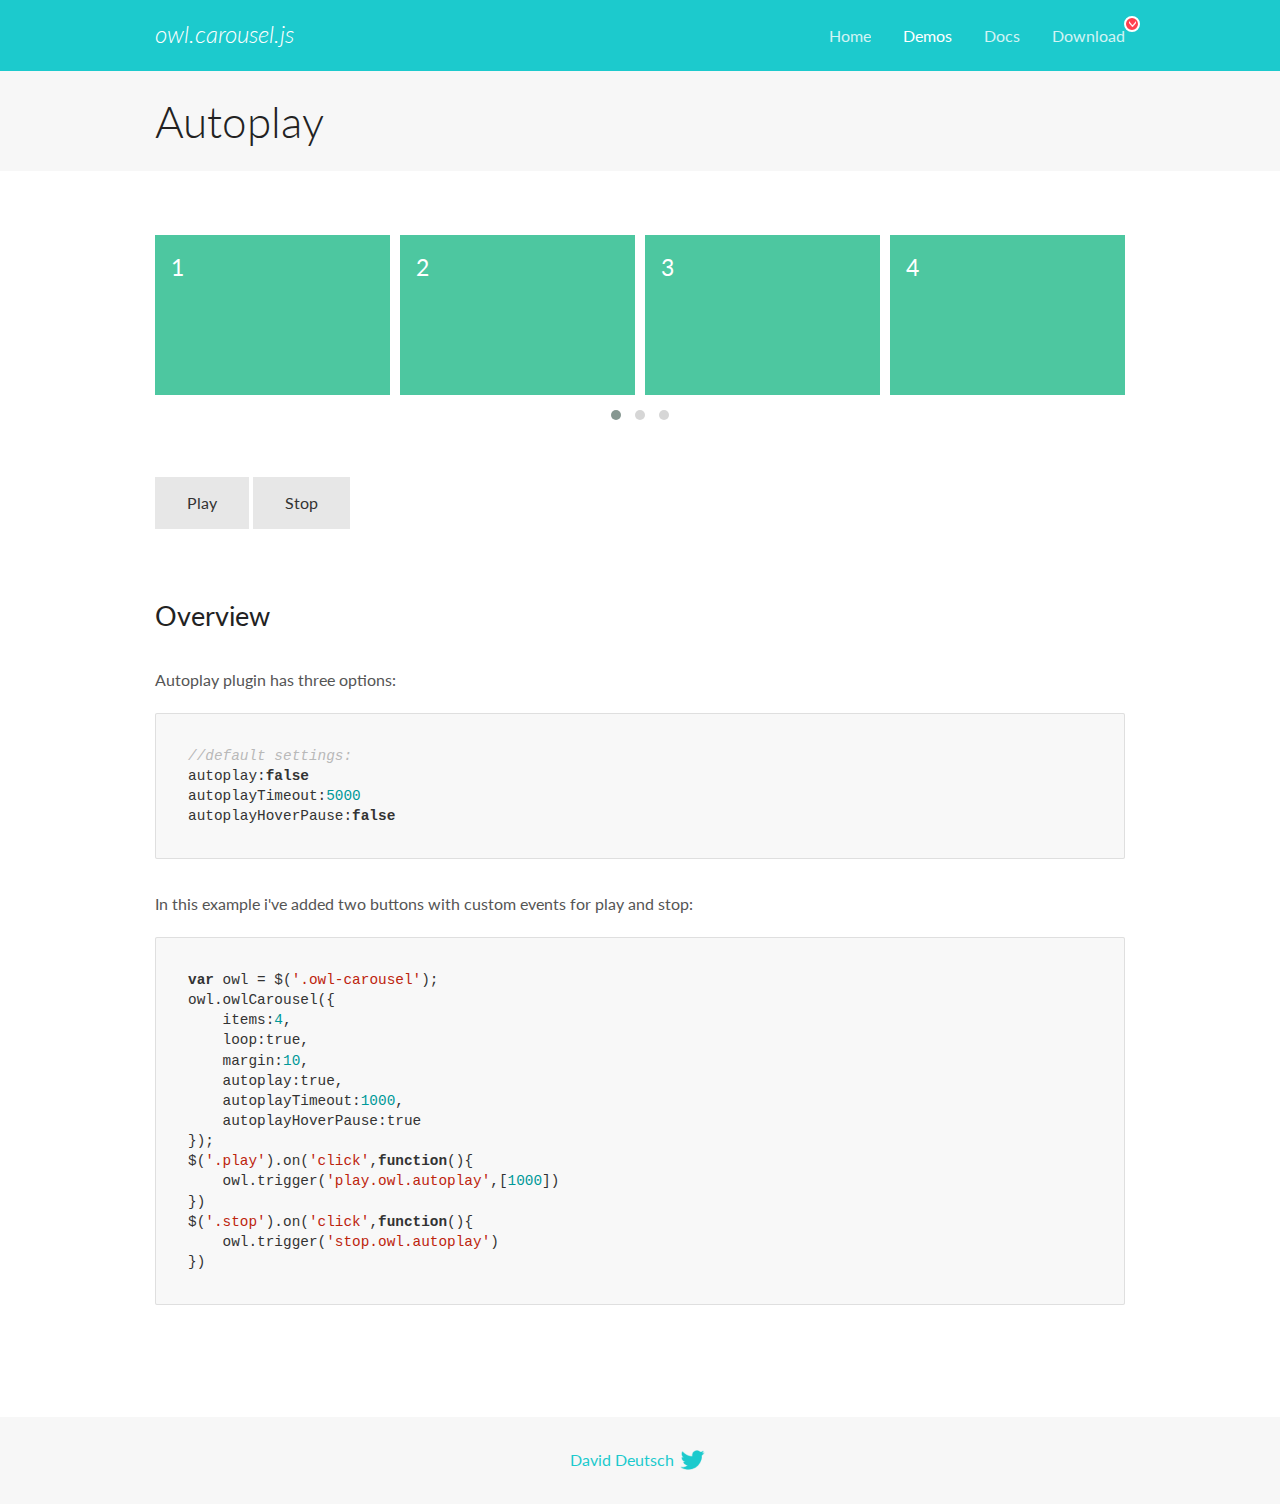
<file: OwlCarousel2-2.3.4/docs/demos/autoplay.html>
<!DOCTYPE html>
<html lang="en">
  <head>

    <!-- head -->
    <meta charset="utf-8">
    <meta name="msapplication-tap-highlight" content="no" />
    <meta name="viewport" content="width=device-width, initial-scale=1.0" />
    <meta name="description" content="Autoplay usage demo">
    <meta name="author" content="David Deutsch">
    <title>
      Autoplay Demo | Owl Carousel | 2.3.4
    </title>

    <!-- Stylesheets -->
    <link href='https://fonts.googleapis.com/css?family=Lato:300,400,700,400italic,300italic' rel='stylesheet' type='text/css'>
    <link rel="stylesheet" href="../assets/css/docs.theme.min.css">

    <!-- Owl Stylesheets -->
    <link rel="stylesheet" href="../assets/owlcarousel/assets/owl.carousel.min.css">
    <link rel="stylesheet" href="../assets/owlcarousel/assets/owl.theme.default.min.css">

    <!-- HTML5 shim and Respond.js IE8 support of HTML5 elements and media queries -->

    <!--[if lt IE 9]>
      <script src="https://oss.maxcdn.com/libs/html5shiv/3.7.0/html5shiv.js"></script>
      <script src="https://oss.maxcdn.com/libs/respond.js/1.3.0/respond.min.js"></script>
    <![endif]-->

    <!-- Favicons -->
    <link rel="apple-touch-icon-precomposed" sizes="144x144" href="../assets/ico/apple-touch-icon-144-precomposed.png">
    <link rel="shortcut icon" href="../assets/ico/favicon.png">
    <link rel="shortcut icon" href="favicon.ico">

    <!-- Yeah i know js should not be in header. Its required for demos.-->

    <!-- javascript -->
    <script src="../assets/vendors/jquery.min.js"></script>
    <script src="../assets/owlcarousel/owl.carousel.js"></script>
  </head>
  <body>

    <!-- header -->
    <header class="header">
      <div class="row">
        <div class="large-12 columns">
          <div class="brand left">
            <h3>
              <a href="/OwlCarousel2/">owl.carousel.js</a> 
            </h3>
          </div>
          <a id="toggle-nav" class="right">
            <span></span> <span></span> <span></span> 
          </a> 
          <div class="nav-bar">
            <ul class="clearfix">
              <li> <a href="/OwlCarousel2/index.html">Home</a>  </li>
              <li class="active">
                <a href="/OwlCarousel2/demos/demos.html">Demos</a> 
              </li>
              <li> <a href="/OwlCarousel2/docs/started-welcome.html">Docs</a>  </li>
              <li>
                <a href="https://github.com/OwlCarousel2/OwlCarousel2/archive/2.3.4.zip">Download</a> 
                <span class="download"></span> 
              </li>
            </ul>
          </div>
        </div>
      </div>
    </header>

    <!-- title -->
    <section class="title">
      <div class="row">
        <div class="large-12 columns">
          <h1>Autoplay</h1>
        </div>
      </div>
    </section>

    <!--  Demos -->
    <section id="demos">
      <div class="row">
        <div class="large-12 columns">
          <div class="owl-carousel owl-theme">
            <div class="item">
              <h4>1</h4>
            </div>
            <div class="item">
              <h4>2</h4>
            </div>
            <div class="item">
              <h4>3</h4>
            </div>
            <div class="item">
              <h4>4</h4>
            </div>
            <div class="item">
              <h4>5</h4>
            </div>
            <div class="item">
              <h4>6</h4>
            </div>
            <div class="item">
              <h4>7</h4>
            </div>
            <div class="item">
              <h4>8</h4>
            </div>
            <div class="item">
              <h4>9</h4>
            </div>
            <div class="item">
              <h4>10</h4>
            </div>
            <div class="item">
              <h4>11</h4>
            </div>
            <div class="item">
              <h4>12</h4>
            </div>
          </div>
          <a class="button secondary play">Play</a> 
          <a class="button secondary stop">Stop</a> 
          <h3 id="overview">Overview</h3>
          <p>Autoplay plugin has three options:</p>
          <pre><code>//default settings:
autoplay:false
autoplayTimeout:5000
autoplayHoverPause:false</code></pre>
          <p>In this example i&#39;ve added two buttons with custom events for play and stop:</p>
          <pre><code>var owl = $(&#39;.owl-carousel&#39;);
owl.owlCarousel({
    items:4,
    loop:true,
    margin:10,
    autoplay:true,
    autoplayTimeout:1000,
    autoplayHoverPause:true
});
$(&#39;.play&#39;).on(&#39;click&#39;,function(){
    owl.trigger(&#39;play.owl.autoplay&#39;,[1000])
})
$(&#39;.stop&#39;).on(&#39;click&#39;,function(){
    owl.trigger(&#39;stop.owl.autoplay&#39;)
})</code></pre>
          <script>
            $(document).ready(function() {
              var owl = $('.owl-carousel');
              owl.owlCarousel({
                items: 4,
                loop: true,
                margin: 10,
                autoplay: true,
                autoplayTimeout: 1000,
                autoplayHoverPause: true
              });
              $('.play').on('click', function() {
                owl.trigger('play.owl.autoplay', [1000])
              })
              $('.stop').on('click', function() {
                owl.trigger('stop.owl.autoplay')
              })
            })
          </script>
        </div>
      </div>
    </section>

    <!-- footer -->
    <footer class="footer">
      <div class="row">
        <div class="large-12 columns">
          <h5>
            <a href="/OwlCarousel2/docs/support-contact.html">David Deutsch</a> 
            <a id="custom-tweet-button" href="https://twitter.com/share?url=https://github.com/OwlCarousel2/OwlCarousel2&text=Owl Carousel - This is so awesome! " target="_blank"></a> 
          </h5>
        </div>
      </div>
    </footer>

    <!-- vendors -->
    <script src="../assets/vendors/highlight.js"></script>
    <script src="../assets/js/app.js"></script>
  </body>
</html>
</file>
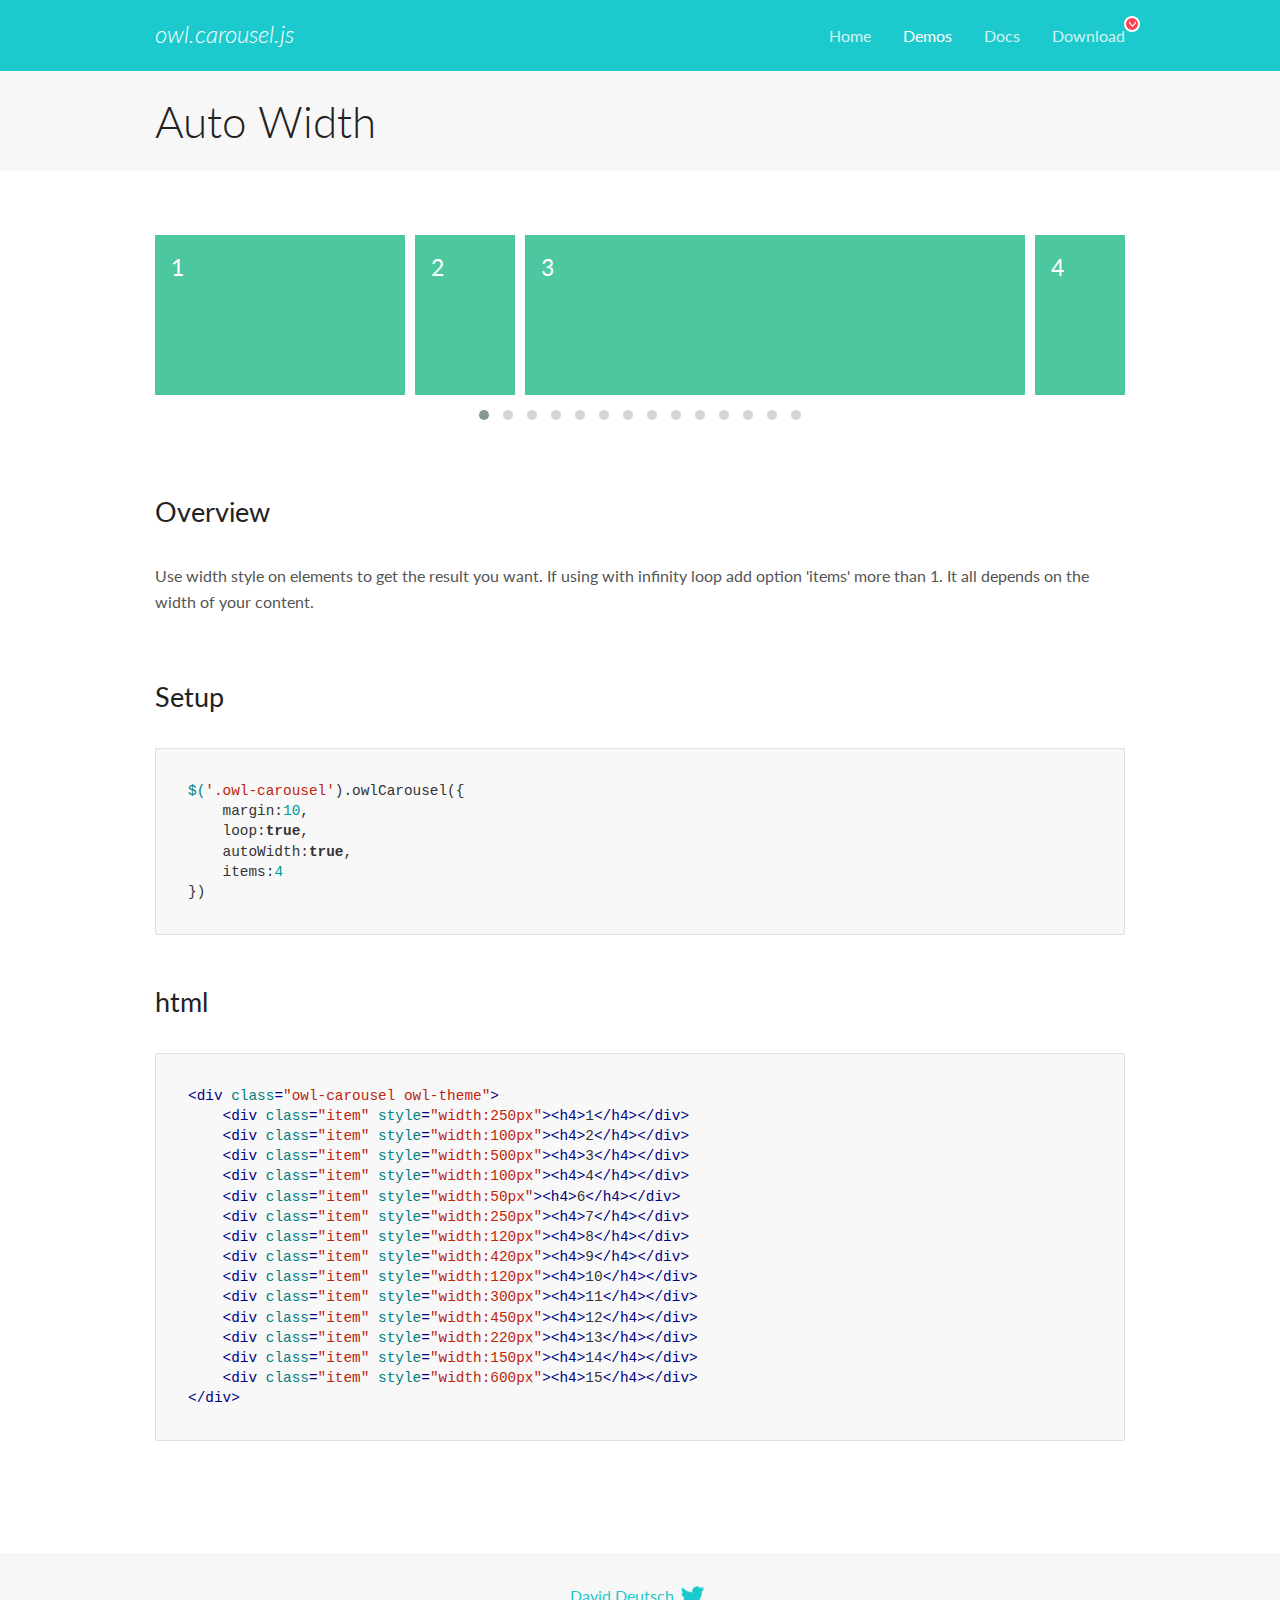
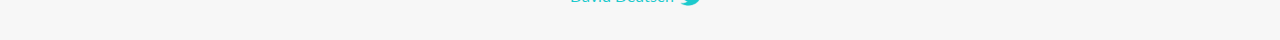
<file: OwlCarousel2-2.3.4/docs/demos/autowidth.html>
<!DOCTYPE html>
<html lang="en">
  <head>

    <!-- head -->
    <meta charset="utf-8">
    <meta name="msapplication-tap-highlight" content="no" />
    <meta name="viewport" content="width=device-width, initial-scale=1.0" />
    <meta name="description" content="Auto Width">
    <meta name="author" content="David Deutsch">
    <title>
      Auto Width Demo | Owl Carousel | 2.3.4
    </title>

    <!-- Stylesheets -->
    <link href='https://fonts.googleapis.com/css?family=Lato:300,400,700,400italic,300italic' rel='stylesheet' type='text/css'>
    <link rel="stylesheet" href="../assets/css/docs.theme.min.css">

    <!-- Owl Stylesheets -->
    <link rel="stylesheet" href="../assets/owlcarousel/assets/owl.carousel.min.css">
    <link rel="stylesheet" href="../assets/owlcarousel/assets/owl.theme.default.min.css">

    <!-- HTML5 shim and Respond.js IE8 support of HTML5 elements and media queries -->

    <!--[if lt IE 9]>
      <script src="https://oss.maxcdn.com/libs/html5shiv/3.7.0/html5shiv.js"></script>
      <script src="https://oss.maxcdn.com/libs/respond.js/1.3.0/respond.min.js"></script>
    <![endif]-->

    <!-- Favicons -->
    <link rel="apple-touch-icon-precomposed" sizes="144x144" href="../assets/ico/apple-touch-icon-144-precomposed.png">
    <link rel="shortcut icon" href="../assets/ico/favicon.png">
    <link rel="shortcut icon" href="favicon.ico">

    <!-- Yeah i know js should not be in header. Its required for demos.-->

    <!-- javascript -->
    <script src="../assets/vendors/jquery.min.js"></script>
    <script src="../assets/owlcarousel/owl.carousel.js"></script>
  </head>
  <body>

    <!-- header -->
    <header class="header">
      <div class="row">
        <div class="large-12 columns">
          <div class="brand left">
            <h3>
              <a href="/OwlCarousel2/">owl.carousel.js</a> 
            </h3>
          </div>
          <a id="toggle-nav" class="right">
            <span></span> <span></span> <span></span> 
          </a> 
          <div class="nav-bar">
            <ul class="clearfix">
              <li> <a href="/OwlCarousel2/index.html">Home</a>  </li>
              <li class="active">
                <a href="/OwlCarousel2/demos/demos.html">Demos</a> 
              </li>
              <li> <a href="/OwlCarousel2/docs/started-welcome.html">Docs</a>  </li>
              <li>
                <a href="https://github.com/OwlCarousel2/OwlCarousel2/archive/2.3.4.zip">Download</a> 
                <span class="download"></span> 
              </li>
            </ul>
          </div>
        </div>
      </div>
    </header>

    <!-- title -->
    <section class="title">
      <div class="row">
        <div class="large-12 columns">
          <h1>Auto Width</h1>
        </div>
      </div>
    </section>

    <!--  Demos -->
    <section id="demos">
      <div class="row">
        <div class="large-12 columns">
          <div class="owl-carousel owl-theme">
            <div class="item" style="width:250px">
              <h4>1</h4>
            </div>
            <div class="item" style="width:100px">
              <h4>2</h4>
            </div>
            <div class="item" style="width:500px">
              <h4>3</h4>
            </div>
            <div class="item" style="width:100px">
              <h4>4</h4>
            </div>
            <div class="item" style="width:50px">
              <h4>6</h4>
            </div>
            <div class="item" style="width:250px">
              <h4>7</h4>
            </div>
            <div class="item" style="width:120px">
              <h4>8</h4>
            </div>
            <div class="item" style="width:420px">
              <h4>9</h4>
            </div>
            <div class="item" style="width:120px">
              <h4>10</h4>
            </div>
            <div class="item" style="width:300px">
              <h4>11</h4>
            </div>
            <div class="item" style="width:450px">
              <h4>12</h4>
            </div>
            <div class="item" style="width:220px">
              <h4>13</h4>
            </div>
            <div class="item" style="width:150px">
              <h4>14</h4>
            </div>
            <div class="item" style="width:600px">
              <h4>15</h4>
            </div>
          </div>
          <h3 id="overview">Overview</h3>
          <p>Use width style on elements to get the result you want. If using with infinity loop add option &#39;items&#39; more than 1. It all depends on the width of your content.</p>
          <h3 id="setup">Setup</h3>
          <pre><code>$(&#39;.owl-carousel&#39;).owlCarousel({
    margin:10,
    loop:true,
    autoWidth:true,
    items:4
})</code></pre>
          <h3 id="html">html</h3>
          <pre><code>&lt;div class=&quot;owl-carousel owl-theme&quot;&gt;
    &lt;div class=&quot;item&quot; style=&quot;width:250px&quot;&gt;&lt;h4&gt;1&lt;/h4&gt;&lt;/div&gt;
    &lt;div class=&quot;item&quot; style=&quot;width:100px&quot;&gt;&lt;h4&gt;2&lt;/h4&gt;&lt;/div&gt;
    &lt;div class=&quot;item&quot; style=&quot;width:500px&quot;&gt;&lt;h4&gt;3&lt;/h4&gt;&lt;/div&gt;
    &lt;div class=&quot;item&quot; style=&quot;width:100px&quot;&gt;&lt;h4&gt;4&lt;/h4&gt;&lt;/div&gt;
    &lt;div class=&quot;item&quot; style=&quot;width:50px&quot;&gt;&lt;h4&gt;6&lt;/h4&gt;&lt;/div&gt;
    &lt;div class=&quot;item&quot; style=&quot;width:250px&quot;&gt;&lt;h4&gt;7&lt;/h4&gt;&lt;/div&gt;
    &lt;div class=&quot;item&quot; style=&quot;width:120px&quot;&gt;&lt;h4&gt;8&lt;/h4&gt;&lt;/div&gt;
    &lt;div class=&quot;item&quot; style=&quot;width:420px&quot;&gt;&lt;h4&gt;9&lt;/h4&gt;&lt;/div&gt;
    &lt;div class=&quot;item&quot; style=&quot;width:120px&quot;&gt;&lt;h4&gt;10&lt;/h4&gt;&lt;/div&gt;
    &lt;div class=&quot;item&quot; style=&quot;width:300px&quot;&gt;&lt;h4&gt;11&lt;/h4&gt;&lt;/div&gt;
    &lt;div class=&quot;item&quot; style=&quot;width:450px&quot;&gt;&lt;h4&gt;12&lt;/h4&gt;&lt;/div&gt;
    &lt;div class=&quot;item&quot; style=&quot;width:220px&quot;&gt;&lt;h4&gt;13&lt;/h4&gt;&lt;/div&gt;
    &lt;div class=&quot;item&quot; style=&quot;width:150px&quot;&gt;&lt;h4&gt;14&lt;/h4&gt;&lt;/div&gt;
    &lt;div class=&quot;item&quot; style=&quot;width:600px&quot;&gt;&lt;h4&gt;15&lt;/h4&gt;&lt;/div&gt;
&lt;/div&gt;</code></pre>
          <script>
            $(document).ready(function() {
              $('.owl-carousel').owlCarousel({
                margin: 10,
                loop: true,
                autoWidth: true,
                items: 4
              })
            })
          </script>
        </div>
      </div>
    </section>

    <!-- footer -->
    <footer class="footer">
      <div class="row">
        <div class="large-12 columns">
          <h5>
            <a href="/OwlCarousel2/docs/support-contact.html">David Deutsch</a> 
            <a id="custom-tweet-button" href="https://twitter.com/share?url=https://github.com/OwlCarousel2/OwlCarousel2&text=Owl Carousel - This is so awesome! " target="_blank"></a> 
          </h5>
        </div>
      </div>
    </footer>

    <!-- vendors -->
    <script src="../assets/vendors/highlight.js"></script>
    <script src="../assets/js/app.js"></script>
  </body>
</html>
</file>
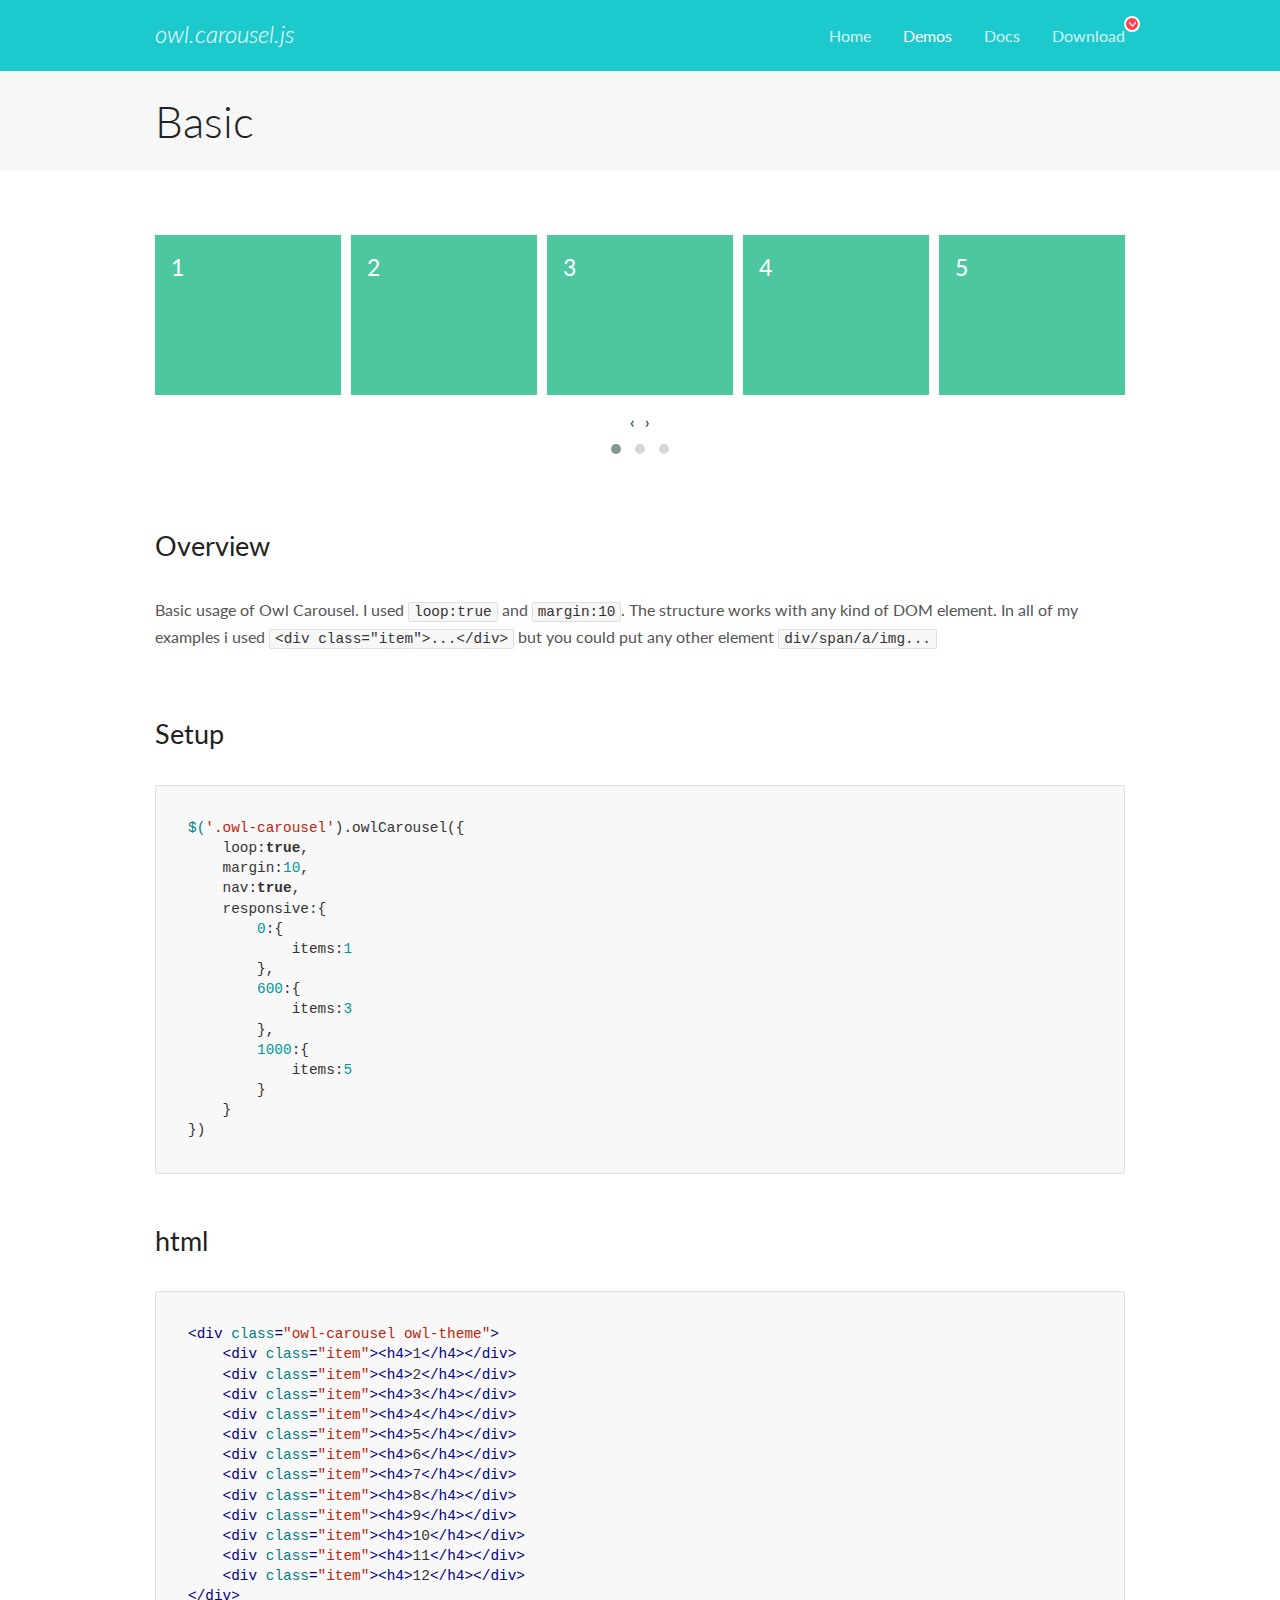
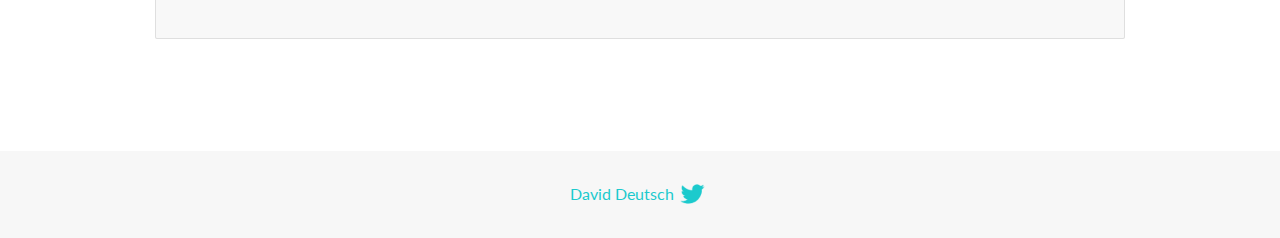
<file: OwlCarousel2-2.3.4/docs/demos/basic.html>
<!DOCTYPE html>
<html lang="en">
  <head>

    <!-- head -->
    <meta charset="utf-8">
    <meta name="msapplication-tap-highlight" content="no" />
    <meta name="viewport" content="width=device-width, initial-scale=1.0" />
    <meta name="description" content="Basic usage demo">
    <meta name="author" content="David Deutsch">
    <title>
      Basic Demo | Owl Carousel | 2.3.4
    </title>

    <!-- Stylesheets -->
    <link href='https://fonts.googleapis.com/css?family=Lato:300,400,700,400italic,300italic' rel='stylesheet' type='text/css'>
    <link rel="stylesheet" href="../assets/css/docs.theme.min.css">

    <!-- Owl Stylesheets -->
    <link rel="stylesheet" href="../assets/owlcarousel/assets/owl.carousel.min.css">
    <link rel="stylesheet" href="../assets/owlcarousel/assets/owl.theme.default.min.css">

    <!-- HTML5 shim and Respond.js IE8 support of HTML5 elements and media queries -->

    <!--[if lt IE 9]>
      <script src="https://oss.maxcdn.com/libs/html5shiv/3.7.0/html5shiv.js"></script>
      <script src="https://oss.maxcdn.com/libs/respond.js/1.3.0/respond.min.js"></script>
    <![endif]-->

    <!-- Favicons -->
    <link rel="apple-touch-icon-precomposed" sizes="144x144" href="../assets/ico/apple-touch-icon-144-precomposed.png">
    <link rel="shortcut icon" href="../assets/ico/favicon.png">
    <link rel="shortcut icon" href="favicon.ico">

    <!-- Yeah i know js should not be in header. Its required for demos.-->

    <!-- javascript -->
    <script src="../assets/vendors/jquery.min.js"></script>
    <script src="../assets/owlcarousel/owl.carousel.js"></script>
  </head>
  <body>

    <!-- header -->
    <header class="header">
      <div class="row">
        <div class="large-12 columns">
          <div class="brand left">
            <h3>
              <a href="/OwlCarousel2/">owl.carousel.js</a> 
            </h3>
          </div>
          <a id="toggle-nav" class="right">
            <span></span> <span></span> <span></span> 
          </a> 
          <div class="nav-bar">
            <ul class="clearfix">
              <li> <a href="/OwlCarousel2/index.html">Home</a>  </li>
              <li class="active">
                <a href="/OwlCarousel2/demos/demos.html">Demos</a> 
              </li>
              <li> <a href="/OwlCarousel2/docs/started-welcome.html">Docs</a>  </li>
              <li>
                <a href="https://github.com/OwlCarousel2/OwlCarousel2/archive/2.3.4.zip">Download</a> 
                <span class="download"></span> 
              </li>
            </ul>
          </div>
        </div>
      </div>
    </header>

    <!-- title -->
    <section class="title">
      <div class="row">
        <div class="large-12 columns">
          <h1>Basic</h1>
        </div>
      </div>
    </section>

    <!--  Demos -->
    <section id="demos">
      <div class="row">
        <div class="large-12 columns">
          <div class="owl-carousel owl-theme">
            <div class="item">
              <h4>1</h4>
            </div>
            <div class="item">
              <h4>2</h4>
            </div>
            <div class="item">
              <h4>3</h4>
            </div>
            <div class="item">
              <h4>4</h4>
            </div>
            <div class="item">
              <h4>5</h4>
            </div>
            <div class="item">
              <h4>6</h4>
            </div>
            <div class="item">
              <h4>7</h4>
            </div>
            <div class="item">
              <h4>8</h4>
            </div>
            <div class="item">
              <h4>9</h4>
            </div>
            <div class="item">
              <h4>10</h4>
            </div>
            <div class="item">
              <h4>11</h4>
            </div>
            <div class="item">
              <h4>12</h4>
            </div>
          </div>
          <h3 id="overview">Overview</h3>
          <p>Basic usage of Owl Carousel. I used <code>loop:true</code> and <code>margin:10</code>. The structure works with any kind of DOM element. In all of my examples i used <code>&lt;div class=&quot;item&quot;&gt;...&lt;/div&gt;</code> but you could
            put any other element <code>div/span/a/img...</code></p>
          <h3 id="setup">Setup</h3>
          <pre><code>$(&#39;.owl-carousel&#39;).owlCarousel({
    loop:true,
    margin:10,
    nav:true,
    responsive:{
        0:{
            items:1
        },
        600:{
            items:3
        },
        1000:{
            items:5
        }
    }
})</code></pre>
          <h3 id="html">html</h3>
          <pre><code>&lt;div class=&quot;owl-carousel owl-theme&quot;&gt;
    &lt;div class=&quot;item&quot;&gt;&lt;h4&gt;1&lt;/h4&gt;&lt;/div&gt;
    &lt;div class=&quot;item&quot;&gt;&lt;h4&gt;2&lt;/h4&gt;&lt;/div&gt;
    &lt;div class=&quot;item&quot;&gt;&lt;h4&gt;3&lt;/h4&gt;&lt;/div&gt;
    &lt;div class=&quot;item&quot;&gt;&lt;h4&gt;4&lt;/h4&gt;&lt;/div&gt;
    &lt;div class=&quot;item&quot;&gt;&lt;h4&gt;5&lt;/h4&gt;&lt;/div&gt;
    &lt;div class=&quot;item&quot;&gt;&lt;h4&gt;6&lt;/h4&gt;&lt;/div&gt;
    &lt;div class=&quot;item&quot;&gt;&lt;h4&gt;7&lt;/h4&gt;&lt;/div&gt;
    &lt;div class=&quot;item&quot;&gt;&lt;h4&gt;8&lt;/h4&gt;&lt;/div&gt;
    &lt;div class=&quot;item&quot;&gt;&lt;h4&gt;9&lt;/h4&gt;&lt;/div&gt;
    &lt;div class=&quot;item&quot;&gt;&lt;h4&gt;10&lt;/h4&gt;&lt;/div&gt;
    &lt;div class=&quot;item&quot;&gt;&lt;h4&gt;11&lt;/h4&gt;&lt;/div&gt;
    &lt;div class=&quot;item&quot;&gt;&lt;h4&gt;12&lt;/h4&gt;&lt;/div&gt;
&lt;/div&gt;</code></pre>
          <script>
            $(document).ready(function() {
              var owl = $('.owl-carousel');
              owl.owlCarousel({
                margin: 10,
                nav: true,
                loop: true,
                responsive: {
                  0: {
                    items: 1
                  },
                  600: {
                    items: 3
                  },
                  1000: {
                    items: 5
                  }
                }
              })
            })
          </script>
        </div>
      </div>
    </section>

    <!-- footer -->
    <footer class="footer">
      <div class="row">
        <div class="large-12 columns">
          <h5>
            <a href="/OwlCarousel2/docs/support-contact.html">David Deutsch</a> 
            <a id="custom-tweet-button" href="https://twitter.com/share?url=https://github.com/OwlCarousel2/OwlCarousel2&text=Owl Carousel - This is so awesome! " target="_blank"></a> 
          </h5>
        </div>
      </div>
    </footer>

    <!-- vendors -->
    <script src="../assets/vendors/highlight.js"></script>
    <script src="../assets/js/app.js"></script>
  </body>
</html>
</file>
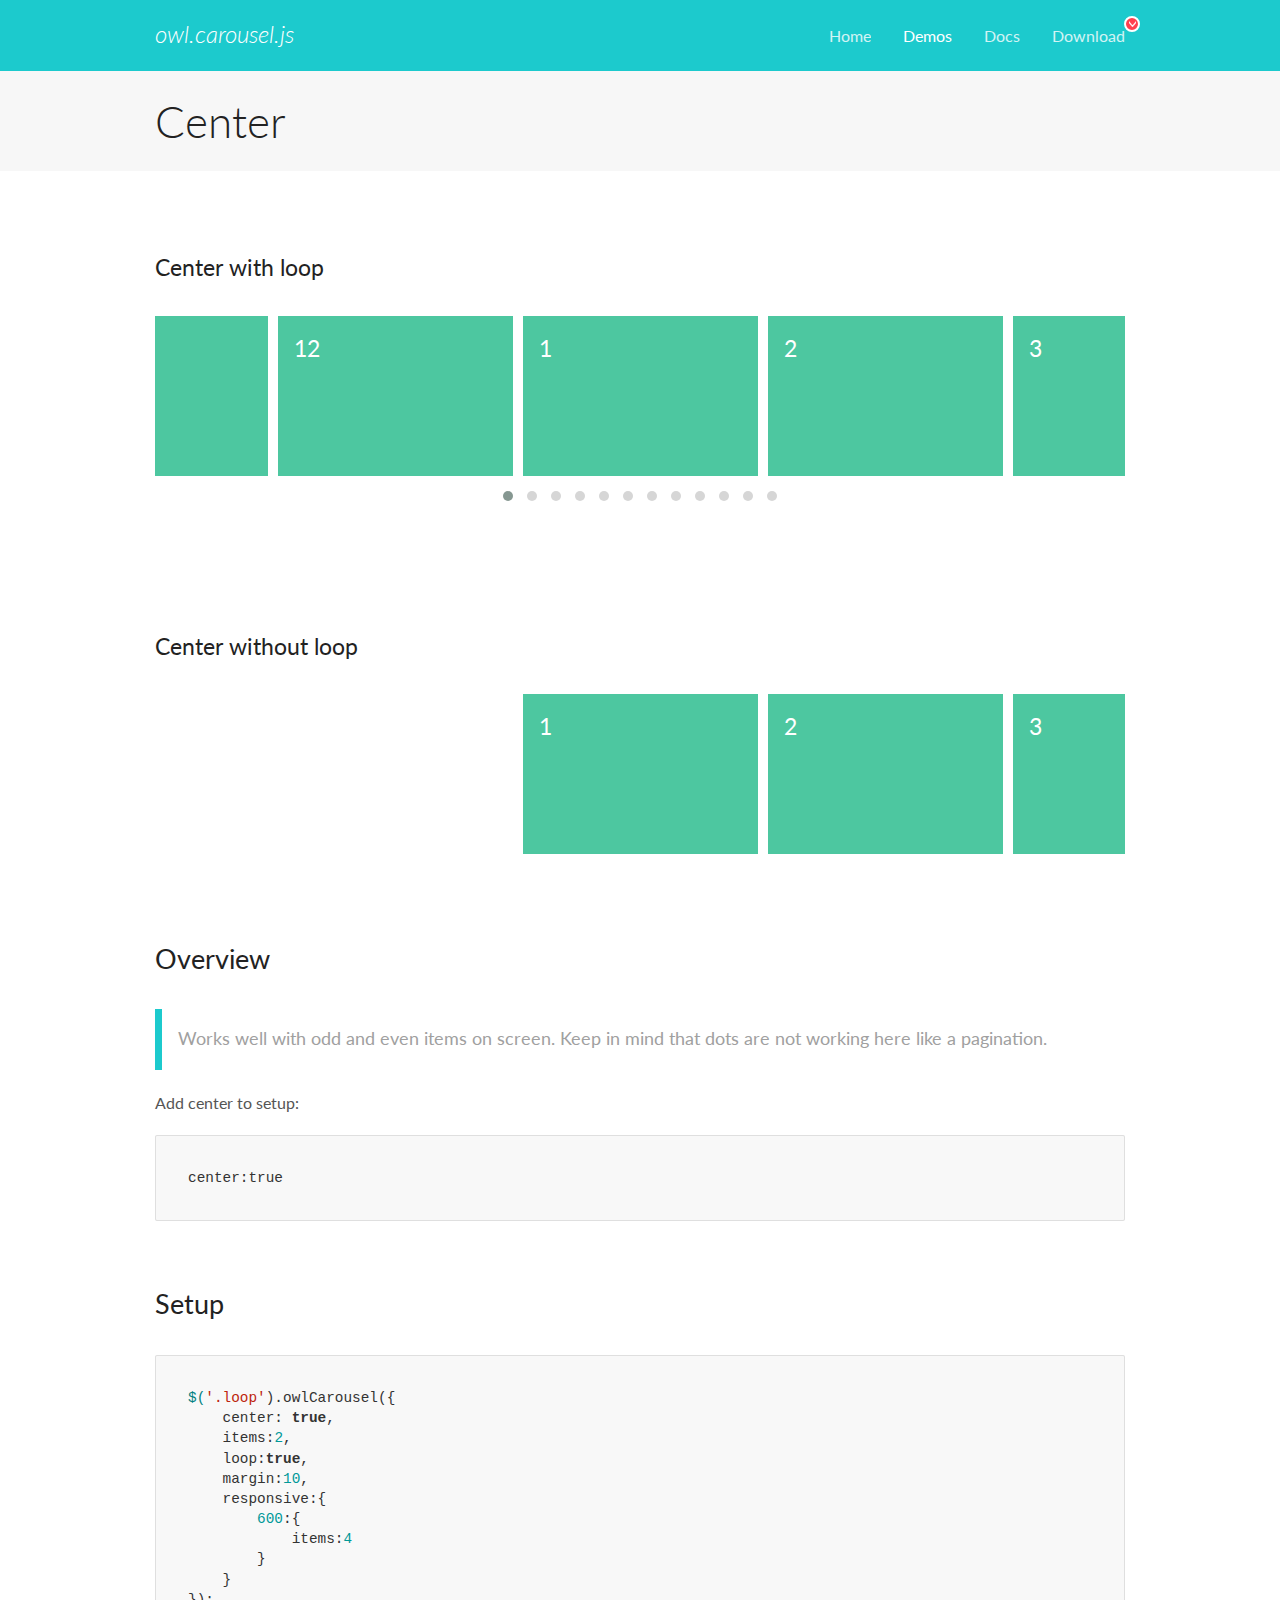
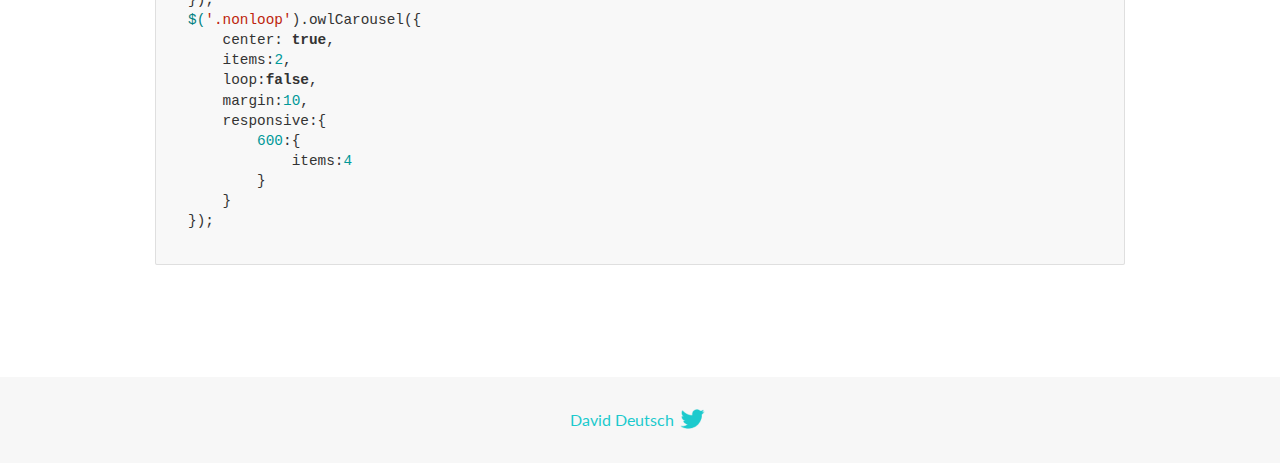
<file: OwlCarousel2-2.3.4/docs/demos/center.html>
<!DOCTYPE html>
<html lang="en">
  <head>

    <!-- head -->
    <meta charset="utf-8">
    <meta name="msapplication-tap-highlight" content="no" />
    <meta name="viewport" content="width=device-width, initial-scale=1.0" />
    <meta name="description" content="Center carousel">
    <meta name="author" content="David Deutsch">
    <title>
      Center Demo | Owl Carousel | 2.3.4
    </title>

    <!-- Stylesheets -->
    <link href='https://fonts.googleapis.com/css?family=Lato:300,400,700,400italic,300italic' rel='stylesheet' type='text/css'>
    <link rel="stylesheet" href="../assets/css/docs.theme.min.css">

    <!-- Owl Stylesheets -->
    <link rel="stylesheet" href="../assets/owlcarousel/assets/owl.carousel.min.css">
    <link rel="stylesheet" href="../assets/owlcarousel/assets/owl.theme.default.min.css">

    <!-- HTML5 shim and Respond.js IE8 support of HTML5 elements and media queries -->

    <!--[if lt IE 9]>
      <script src="https://oss.maxcdn.com/libs/html5shiv/3.7.0/html5shiv.js"></script>
      <script src="https://oss.maxcdn.com/libs/respond.js/1.3.0/respond.min.js"></script>
    <![endif]-->

    <!-- Favicons -->
    <link rel="apple-touch-icon-precomposed" sizes="144x144" href="../assets/ico/apple-touch-icon-144-precomposed.png">
    <link rel="shortcut icon" href="../assets/ico/favicon.png">
    <link rel="shortcut icon" href="favicon.ico">

    <!-- Yeah i know js should not be in header. Its required for demos.-->

    <!-- javascript -->
    <script src="../assets/vendors/jquery.min.js"></script>
    <script src="../assets/owlcarousel/owl.carousel.js"></script>
  </head>
  <body>

    <!-- header -->
    <header class="header">
      <div class="row">
        <div class="large-12 columns">
          <div class="brand left">
            <h3>
              <a href="/OwlCarousel2/">owl.carousel.js</a> 
            </h3>
          </div>
          <a id="toggle-nav" class="right">
            <span></span> <span></span> <span></span> 
          </a> 
          <div class="nav-bar">
            <ul class="clearfix">
              <li> <a href="/OwlCarousel2/index.html">Home</a>  </li>
              <li class="active">
                <a href="/OwlCarousel2/demos/demos.html">Demos</a> 
              </li>
              <li> <a href="/OwlCarousel2/docs/started-welcome.html">Docs</a>  </li>
              <li>
                <a href="https://github.com/OwlCarousel2/OwlCarousel2/archive/2.3.4.zip">Download</a> 
                <span class="download"></span> 
              </li>
            </ul>
          </div>
        </div>
      </div>
    </header>

    <!-- title -->
    <section class="title">
      <div class="row">
        <div class="large-12 columns">
          <h1>Center</h1>
        </div>
      </div>
    </section>

    <!--  Demos -->
    <section id="demos">
      <div class="row">
        <div class="large-12 columns">
          <h4 id="center-with-loop">Center with loop</h4>
          <div class="loop owl-carousel owl-theme">
            <div class="item">
              <h4>1</h4>
            </div>
            <div class="item">
              <h4>2</h4>
            </div>
            <div class="item">
              <h4>3</h4>
            </div>
            <div class="item">
              <h4>4</h4>
            </div>
            <div class="item">
              <h4>5</h4>
            </div>
            <div class="item">
              <h4>6</h4>
            </div>
            <div class="item">
              <h4>7</h4>
            </div>
            <div class="item">
              <h4>8</h4>
            </div>
            <div class="item">
              <h4>9</h4>
            </div>
            <div class="item">
              <h4>10</h4>
            </div>
            <div class="item">
              <h4>11</h4>
            </div>
            <div class="item">
              <h4>12</h4>
            </div>
          </div>
          <br>
          <h4 id="center-without-loop">Center without loop</h4>
          <div class="nonloop owl-carousel">
            <div class="item">
              <h4>1</h4>
            </div>
            <div class="item">
              <h4>2</h4>
            </div>
            <div class="item">
              <h4>3</h4>
            </div>
            <div class="item">
              <h4>4</h4>
            </div>
            <div class="item">
              <h4>5</h4>
            </div>
            <div class="item">
              <h4>6</h4>
            </div>
            <div class="item">
              <h4>7</h4>
            </div>
            <div class="item">
              <h4>8</h4>
            </div>
            <div class="item">
              <h4>9</h4>
            </div>
            <div class="item">
              <h4>10</h4>
            </div>
            <div class="item">
              <h4>11</h4>
            </div>
            <div class="item">
              <h4>12</h4>
            </div>
          </div>
          <h3 id="overview">Overview</h3>
          <blockquote>
            <p>Works well with odd and even items on screen. Keep in mind that dots are not working here like a pagination.</p>
          </blockquote>
          <p>Add center to setup:</p>
          <pre><code>center:true</code></pre>
          <h3 id="setup">Setup</h3>
          <pre><code>$(&#39;.loop&#39;).owlCarousel({
    center: true,
    items:2,
    loop:true,
    margin:10,
    responsive:{
        600:{
            items:4
        }
    }
});
$(&#39;.nonloop&#39;).owlCarousel({
    center: true,
    items:2,
    loop:false,
    margin:10,
    responsive:{
        600:{
            items:4
        }
    }
});</code></pre>
          <script>
            jQuery(document).ready(function($) {
              $('.loop').owlCarousel({
                center: true,
                items: 2,
                loop: true,
                margin: 10,
                responsive: {
                  600: {
                    items: 4
                  }
                }
              });
              $('.nonloop').owlCarousel({
                center: true,
                items: 2,
                loop: false,
                margin: 10,
                responsive: {
                  600: {
                    items: 4
                  }
                }
              });
            });
          </script>
        </div>
      </div>
    </section>

    <!-- footer -->
    <footer class="footer">
      <div class="row">
        <div class="large-12 columns">
          <h5>
            <a href="/OwlCarousel2/docs/support-contact.html">David Deutsch</a> 
            <a id="custom-tweet-button" href="https://twitter.com/share?url=https://github.com/OwlCarousel2/OwlCarousel2&text=Owl Carousel - This is so awesome! " target="_blank"></a> 
          </h5>
        </div>
      </div>
    </footer>

    <!-- vendors -->
    <script src="../assets/vendors/highlight.js"></script>
    <script src="../assets/js/app.js"></script>
  </body>
</html>
</file>
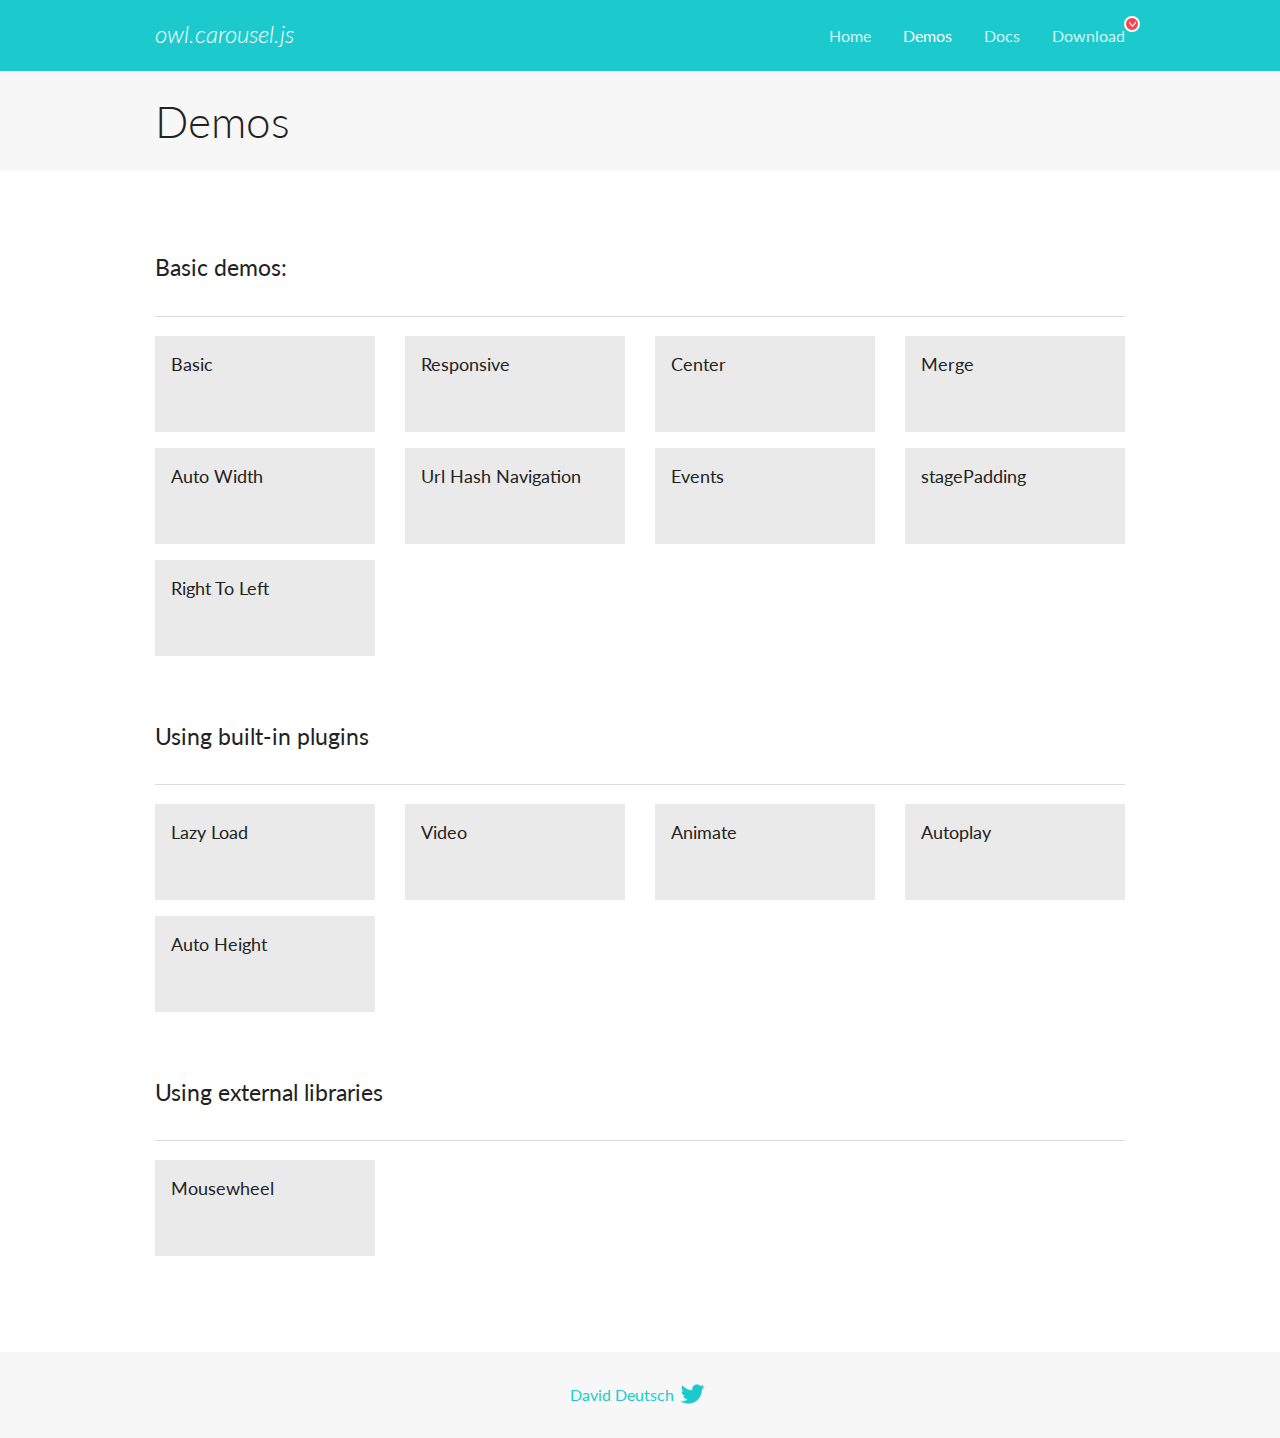
<file: OwlCarousel2-2.3.4/docs/demos/demos.html>
<!DOCTYPE html>
<html lang="en">
  <head>

    <!-- head -->
    <meta charset="utf-8">
    <meta name="msapplication-tap-highlight" content="no" />
    <meta name="viewport" content="width=device-width, initial-scale=1.0" />
    <meta name="description" content="A list of Owl Carousel examples.">
    <meta name="author" content="David Deutsch">
    <title>
      Demos | Owl Carousel | 2.3.4
    </title>

    <!-- Stylesheets -->
    <link href='https://fonts.googleapis.com/css?family=Lato:300,400,700,400italic,300italic' rel='stylesheet' type='text/css'>
    <link rel="stylesheet" href="../assets/css/docs.theme.min.css">

    <!-- Owl Stylesheets -->
    <link rel="stylesheet" href="../assets/owlcarousel/assets/owl.carousel.min.css">
    <link rel="stylesheet" href="../assets/owlcarousel/assets/owl.theme.default.min.css">

    <!-- HTML5 shim and Respond.js IE8 support of HTML5 elements and media queries -->

    <!--[if lt IE 9]>
      <script src="https://oss.maxcdn.com/libs/html5shiv/3.7.0/html5shiv.js"></script>
      <script src="https://oss.maxcdn.com/libs/respond.js/1.3.0/respond.min.js"></script>
    <![endif]-->

    <!-- Favicons -->
    <link rel="apple-touch-icon-precomposed" sizes="144x144" href="../assets/ico/apple-touch-icon-144-precomposed.png">
    <link rel="shortcut icon" href="../assets/ico/favicon.png">
    <link rel="shortcut icon" href="favicon.ico">

    <!-- Yeah i know js should not be in header. Its required for demos.-->

    <!-- javascript -->
    <script src="../assets/vendors/jquery.min.js"></script>
    <script src="../assets/owlcarousel/owl.carousel.js"></script>
  </head>
  <body>

    <!-- header -->
    <header class="header">
      <div class="row">
        <div class="large-12 columns">
          <div class="brand left">
            <h3>
              <a href="/OwlCarousel2/">owl.carousel.js</a> 
            </h3>
          </div>
          <a id="toggle-nav" class="right">
            <span></span> <span></span> <span></span> 
          </a> 
          <div class="nav-bar">
            <ul class="clearfix">
              <li> <a href="/OwlCarousel2/index.html">Home</a>  </li>
              <li class="active">
                <a href="/OwlCarousel2/demos/demos.html">Demos</a> 
              </li>
              <li> <a href="/OwlCarousel2/docs/started-welcome.html">Docs</a>  </li>
              <li>
                <a href="https://github.com/OwlCarousel2/OwlCarousel2/archive/2.3.4.zip">Download</a> 
                <span class="download"></span> 
              </li>
            </ul>
          </div>
        </div>
      </div>
    </header>

    <!-- title -->
    <section class="title">
      <div class="row">
        <div class="large-12 columns">
          <h1>Demos</h1>
        </div>
      </div>
    </section>

    <!--  Demos -->
    <section id="demos">
      <div class="row">
        <div class="large-12 columns">
          <h4 id="basic-demos-">Basic demos:</h4>
          <hr>
          <div class="demo-list">
            <div class="row">
              <div class="small-6 medium-4 large-3 columns">
                <a href="basic.html" class="demo-block">
                  <h5>Basic </h5>
                </a> 
              </div>
              <div class="small-6 medium-4 large-3 columns">
                <a href="responsive.html" class="demo-block">
                  <h5>Responsive </h5>
                </a> 
              </div>
              <div class="small-6 medium-4 large-3 columns">
                <a href="center.html" class="demo-block">
                  <h5>Center </h5>
                </a> 
              </div>
              <div class="small-6 medium-4 large-3 columns">
                <a href="merge.html" class="demo-block">
                  <h5>Merge </h5>
                </a> 
              </div>
              <div class="small-6 medium-4 large-3 columns">
                <a href="autowidth.html" class="demo-block">
                  <h5>Auto Width </h5>
                </a> 
              </div>
              <div class="small-6 medium-4 large-3 columns">
                <a href="urlhashnav.html" class="demo-block">
                  <h5>Url Hash Navigation </h5>
                </a> 
              </div>
              <div class="small-6 medium-4 large-3 columns">
                <a href="events.html" class="demo-block">
                  <h5>Events </h5>
                </a> 
              </div>
              <div class="small-6 medium-4 large-3 columns">
                <a href="stagepadding.html" class="demo-block">
                  <h5>stagePadding </h5>
                </a> 
              </div>
              <div class="small-6 medium-4 large-3 columns">
                <a href="rtl.html" class="demo-block">
                  <h5>Right To Left </h5>
                </a> 
              </div>
            </div>
          </div>
          <h4 id="using-built-in-plugins">Using built-in plugins</h4>
          <hr>
          <div class="demo-list">
            <div class="row">
              <div class="small-6 medium-4 large-3 columns">
                <a href="lazyLoad.html" class="demo-block">
                  <h5>Lazy Load </h5>
                </a> 
              </div>
              <div class="small-6 medium-4 large-3 columns">
                <a href="video.html" class="demo-block">
                  <h5>Video </h5>
                </a> 
              </div>
              <div class="small-6 medium-4 large-3 columns">
                <a href="animate.html" class="demo-block">
                  <h5>Animate </h5>
                </a> 
              </div>
              <div class="small-6 medium-4 large-3 columns">
                <a href="autoplay.html" class="demo-block">
                  <h5>Autoplay </h5>
                </a> 
              </div>
              <div class="small-6 medium-4 large-3 columns">
                <a href="autoheight.html" class="demo-block">
                  <h5>Auto Height </h5>
                </a> 
              </div>
            </div>
          </div>
          <h4 id="using-external-libraries">Using external libraries</h4>
          <hr>
          <div class="demo-list">
            <div class="row">
              <div class="small-6 medium-4 large-3 columns">
                <a href="mousewheel.html" class="demo-block">
                  <h5>Mousewheel </h5>
                </a> 
              </div>
            </div>
          </div>
        </div>
      </div>
    </section>

    <!-- footer -->
    <footer class="footer">
      <div class="row">
        <div class="large-12 columns">
          <h5>
            <a href="/OwlCarousel2/docs/support-contact.html">David Deutsch</a> 
            <a id="custom-tweet-button" href="https://twitter.com/share?url=https://github.com/OwlCarousel2/OwlCarousel2&text=Owl Carousel - This is so awesome! " target="_blank"></a> 
          </h5>
        </div>
      </div>
    </footer>

    <!-- vendors -->
    <script src="../assets/vendors/highlight.js"></script>
    <script src="../assets/js/app.js"></script>
  </body>
</html>
</file>
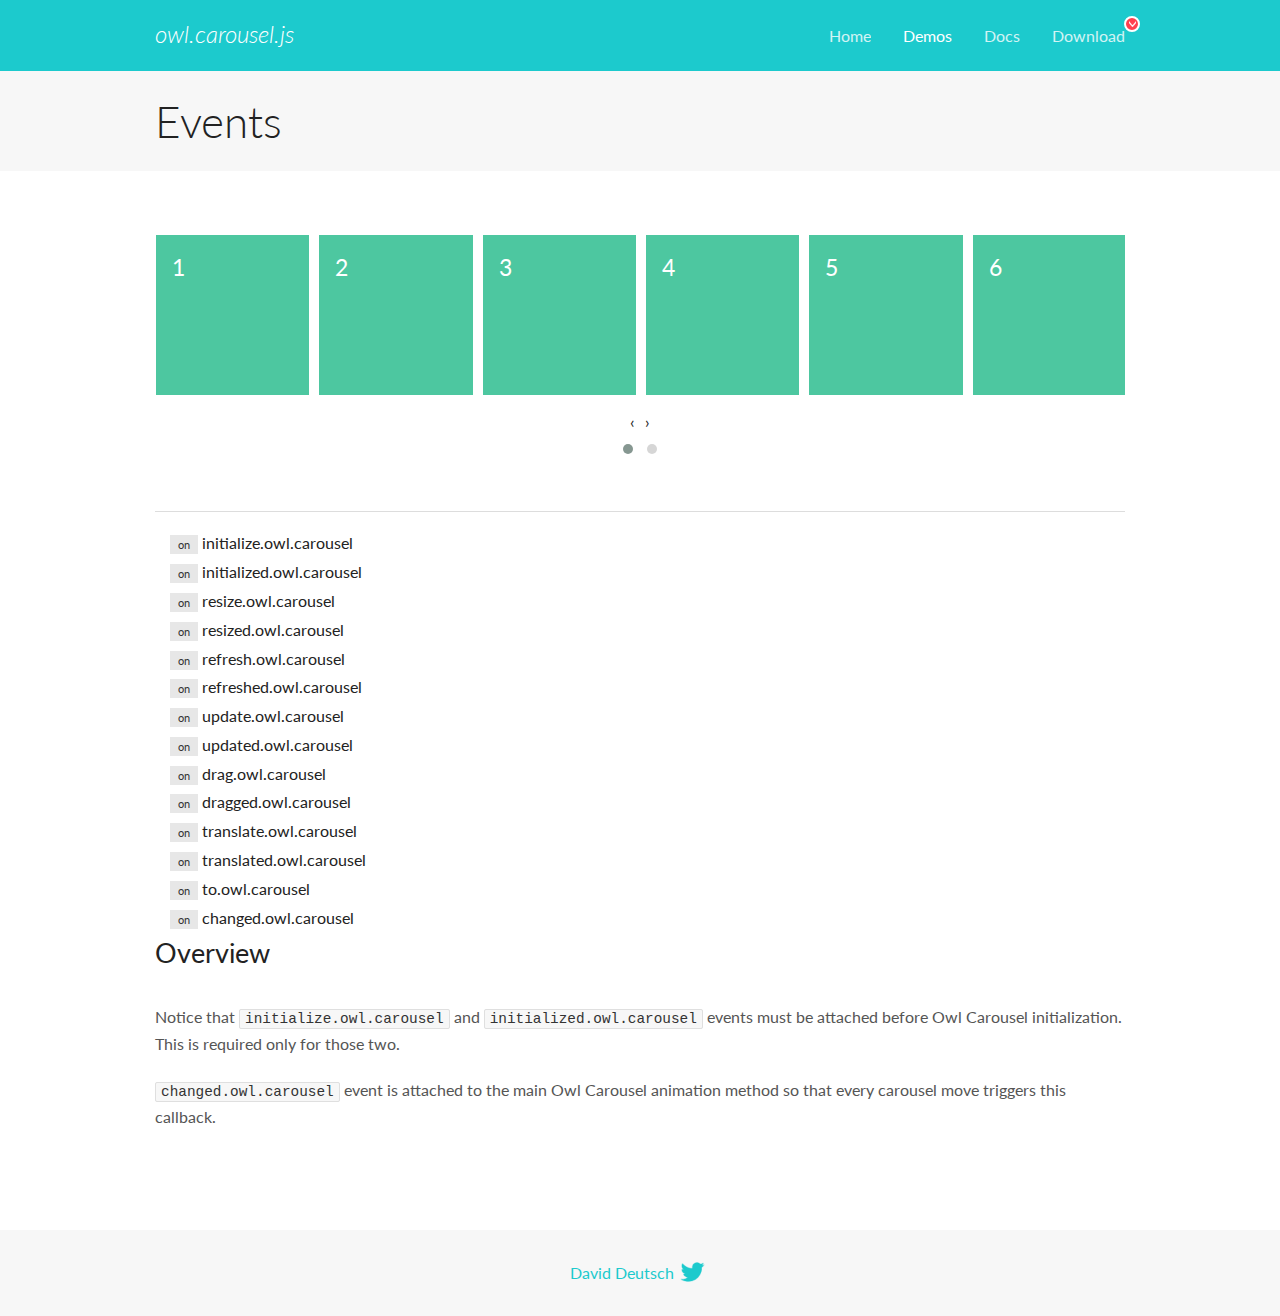
<file: OwlCarousel2-2.3.4/docs/demos/events.html>
<!DOCTYPE html>
<html lang="en">
  <head>

    <!-- head -->
    <meta charset="utf-8">
    <meta name="msapplication-tap-highlight" content="no" />
    <meta name="viewport" content="width=device-width, initial-scale=1.0" />
    <meta name="description" content="Events usage demo">
    <meta name="author" content="David Deutsch">
    <title>
      Events Demo | Owl Carousel | 2.3.4
    </title>

    <!-- Stylesheets -->
    <link href='https://fonts.googleapis.com/css?family=Lato:300,400,700,400italic,300italic' rel='stylesheet' type='text/css'>
    <link rel="stylesheet" href="../assets/css/docs.theme.min.css">

    <!-- Owl Stylesheets -->
    <link rel="stylesheet" href="../assets/owlcarousel/assets/owl.carousel.min.css">
    <link rel="stylesheet" href="../assets/owlcarousel/assets/owl.theme.default.min.css">

    <!-- HTML5 shim and Respond.js IE8 support of HTML5 elements and media queries -->

    <!--[if lt IE 9]>
      <script src="https://oss.maxcdn.com/libs/html5shiv/3.7.0/html5shiv.js"></script>
      <script src="https://oss.maxcdn.com/libs/respond.js/1.3.0/respond.min.js"></script>
    <![endif]-->

    <!-- Favicons -->
    <link rel="apple-touch-icon-precomposed" sizes="144x144" href="../assets/ico/apple-touch-icon-144-precomposed.png">
    <link rel="shortcut icon" href="../assets/ico/favicon.png">
    <link rel="shortcut icon" href="favicon.ico">

    <!-- Yeah i know js should not be in header. Its required for demos.-->

    <!-- javascript -->
    <script src="../assets/vendors/jquery.min.js"></script>
    <script src="../assets/owlcarousel/owl.carousel.js"></script>
  </head>
  <body>

    <!-- header -->
    <header class="header">
      <div class="row">
        <div class="large-12 columns">
          <div class="brand left">
            <h3>
              <a href="/OwlCarousel2/">owl.carousel.js</a> 
            </h3>
          </div>
          <a id="toggle-nav" class="right">
            <span></span> <span></span> <span></span> 
          </a> 
          <div class="nav-bar">
            <ul class="clearfix">
              <li> <a href="/OwlCarousel2/index.html">Home</a>  </li>
              <li class="active">
                <a href="/OwlCarousel2/demos/demos.html">Demos</a> 
              </li>
              <li> <a href="/OwlCarousel2/docs/started-welcome.html">Docs</a>  </li>
              <li>
                <a href="https://github.com/OwlCarousel2/OwlCarousel2/archive/2.3.4.zip">Download</a> 
                <span class="download"></span> 
              </li>
            </ul>
          </div>
        </div>
      </div>
    </header>

    <!-- title -->
    <section class="title">
      <div class="row">
        <div class="large-12 columns">
          <h1>Events</h1>
        </div>
      </div>
    </section>

    <!--  Demos -->
    <section id="demos">
      <div class="row">
        <div class="large-12 columns">
          <div class="owl-carousel owl-theme">
            <div class="item">
              <h4>1</h4>
            </div>
            <div class="item">
              <h4>2</h4>
            </div>
            <div class="item">
              <h4>3</h4>
            </div>
            <div class="item">
              <h4>4</h4>
            </div>
            <div class="item">
              <h4>5</h4>
            </div>
            <div class="item">
              <h4>6</h4>
            </div>
            <div class="item">
              <h4>7</h4>
            </div>
            <div class="item">
              <h4>8</h4>
            </div>
            <div class="item">
              <h4>9</h4>
            </div>
            <div class="item">
              <h4>10</h4>
            </div>
            <div class="item">
              <h4>11</h4>
            </div>
            <div class="item">
              <h4>12</h4>
            </div>
          </div>
          <hr>
          <div class="large-12 columns callbacks">
            <div><span class="label secondary initialize">on</span>  initialize.owl.carousel </div>
            <div><span class="label secondary initialized">on</span>  initialized.owl.carousel </div>
            <div><span class="label secondary resize">on</span>  resize.owl.carousel </div>
            <div><span class="label secondary resized">on</span>  resized.owl.carousel </div>
            <div><span class="label secondary refresh">on</span>  refresh.owl.carousel </div>
            <div><span class="label secondary refreshed">on</span>  refreshed.owl.carousel </div>
            <div><span class="label secondary update">on</span>  update.owl.carousel </div>
            <div><span class="label secondary updated">on</span>  updated.owl.carousel </div>
            <div><span class="label secondary drag">on</span>  drag.owl.carousel </div>
            <div><span class="label secondary dragged">on</span>  dragged.owl.carousel </div>
            <div><span class="label secondary translate">on</span>  translate.owl.carousel </div>
            <div><span class="label secondary translated">on</span>  translated.owl.carousel </div>
            <div><span class="label secondary to">on</span>  to.owl.carousel </div>
            <div><span class="label secondary changed">on</span>  changed.owl.carousel </div>
          </div>
          <h3 id="overview">Overview</h3>
          <p>Notice that <code>initialize.owl.carousel</code> and <code>initialized.owl.carousel</code> events must be attached before Owl Carousel initialization. This is required only for those two.</p>
          <p><code>changed.owl.carousel</code> event is attached to the main Owl Carousel animation method so that every carousel move triggers this callback.</p>
          <script>
            jQuery(document).ready(function($) {
              var owl = $('.owl-carousel');
              owl.on('initialize.owl.carousel initialized.owl.carousel ' +
                'initialize.owl.carousel initialize.owl.carousel ' +
                'resize.owl.carousel resized.owl.carousel ' +
                'refresh.owl.carousel refreshed.owl.carousel ' +
                'update.owl.carousel updated.owl.carousel ' +
                'drag.owl.carousel dragged.owl.carousel ' +
                'translate.owl.carousel translated.owl.carousel ' +
                'to.owl.carousel changed.owl.carousel',
                function(e) {
                  $('.' + e.type)
                    .removeClass('secondary')
                    .addClass('success');
                  window.setTimeout(function() {
                    $('.' + e.type)
                      .removeClass('success')
                      .addClass('secondary');
                  }, 500);
                });
              owl.owlCarousel({
                loop: true,
                nav: true,
                lazyLoad: true,
                margin: 10,
                video: true,
                responsive: {
                  0: {
                    items: 1
                  },
                  600: {
                    items: 3
                  },
                  960: {
                    items: 5,
                  },
                  1200: {
                    items: 6
                  }
                }
              });
            });
          </script>
        </div>
      </div>
    </section>

    <!-- footer -->
    <footer class="footer">
      <div class="row">
        <div class="large-12 columns">
          <h5>
            <a href="/OwlCarousel2/docs/support-contact.html">David Deutsch</a> 
            <a id="custom-tweet-button" href="https://twitter.com/share?url=https://github.com/OwlCarousel2/OwlCarousel2&text=Owl Carousel - This is so awesome! " target="_blank"></a> 
          </h5>
        </div>
      </div>
    </footer>

    <!-- vendors -->
    <script src="../assets/vendors/highlight.js"></script>
    <script src="../assets/js/app.js"></script>
  </body>
</html>
</file>
<file: css/estilos.css>
@import url('https://fonts.googleapis.com/css2?family=Open+Sans:wght@300;400;500;600;700;800&display=swap');
@import url('https://fonts.googleapis.com/css2?family=Cabin:wght@400;500;600;700&display=swap');

:root {
    --fuente_principal:'Averta Std';
    --fuente_sub_titulos:'AvertaStd Bold';
    --fuente_titulos:'AvertaStd ExtraBold';
    --color_principal: #df0009;
    --color_hover_link: #a00107;
    --color_secundario: #000;
    --fondo_transparencia: rgba(51, 51, 51, 0.712);
    --color_texto: #fff;
    --color_texto_parrafo: #777;
    --arte: #f6c9e4;
    --conciertos: #fceea3;
    --tienda: #ADE9DE;
    --tendencias:#8badda;
    --buscador: #65D0EC;
    --turismo: #59c4c6;
    --festivales: #F384A0;
    --gastrobar: #ffc889;
    --cultura_cannabica: #6dc281;
    --cultura: #FCEEA3;
    --rumba: #d6baec;
    --Exposiciones: #C7BEB9;
    --fondo_gris_claro: #f5f5f5;
}

@font-face {
    font-family: 'Averta Std';
    src: url(../Averta_Standard/AvertaStd-Regular.ttf) format('TrueType');
    font-style: normal;
    font-weight: 300;
  }
  
@font-face {
    font-family: 'AvertaStd Bold';
    src: url(../Averta_Standard/AvertaStd-Bold.ttf) format('TrueType');
    font-style: normal;
    font-weight: 400;
}
  
@font-face {
    font-family: 'AvertaStd ExtraBold';
    src: url(../Averta_Standard/AvertaStd-ExtraBold.ttf) format('trueType');
    font-style: Bold;
    font-weight: 900;
}

* {
    padding: 0;
    margin: 0;
    box-sizing: border-box;
}

body {
    font-family: 'Averta Std';
    font-weight: 300;
}
body h2 {
    font-family: 'AvertaStd ExtraBold';
    font-weight: 900;
}
body a {
    text-decoration: none;
}
/* ---------------HEAD GLOBAL --------------*/
.head_global {
    width: 100%;
}
    .head_global .content_global {
        width: 100%;
        max-width: 1140px;
        margin: auto;
        padding: 20px 0px;
    } 
    .head_global .text_centrado {
        text-align: center;
    }
    .head_global .global_pd {
        padding-top: 0;
    }   
    .content_global .titulo_global {
        font-size: 35px;
        font-family: var(--fuente_titulos);
        font-weight: 900;
        color: var(--color_secundario);
    }
    .content_global .color_positivo {
        color: var(--color_texto);
    }
    .content_global .tit_menor {
        font-size: 25px;
        color: var(--color_secundario);
    }

.header {
    width: 100%;
    background-color: #fff;
    box-shadow: rgba(33, 35, 38, 0.1) 0px 10px 10px -10px;
}
    .header .content_header {
        width: 100%;
        max-width: 1140px;
        margin: auto;
        display: flex;
        align-items: center;
        padding: 20px 0px;
    }
    .content_header .menu_mobile {
        width: 40%;
        display: flex;
        align-items: center;
        margin-right: auto;
        padding-right: 0;
    }
        .menu_mobile .menu_ {
            margin-right: 40px;
        }
        .menu_mobile .menu_ button[type="submit"]:focus {
            box-shadow: none;
            outline: 0;
            border: 0;
        }
        .menu_mobile .menu_ .btn_nav {
            font-size: 40px;
            border: none;
            color: var(--color_secundario);
            background-color: transparent;
            display: flex;
            border-radius: 50px;
            transition: 0.3s;
        }
        .menu_mobile .menu_ .btn_nav:hover {
            color: var(--color_hover_link);
        }
        .menu_mobile .actualiza {
            width: auto;
        }
        .menu_mobile .actualiza .local {
            font-size: 15px;
            font-weight: 700;
            margin-bottom: 5px;
        }
        .menu_mobile .actualiza .act_info {
            font-size: 13px;
            font-weight: 400;
            margin-bottom: 0;
        }
    .content_header .logo_header {
        width: 20%;
        display: flex;
        justify-content: center;
    }
    .content_header .logo_header img {
        width: 100px;
    }
    .content_header .iconos_header {
        width: 40%;
        display: flex;
        align-items: center;
        justify-content: flex-end;
    }    
        .iconos_header .redes_head {
            display: flex;
            margin-left: auto;
            align-items: center;
        }
        .iconos_header .redes_head .red {
            font-size: 15px;
            color: var(--color_texto);
            margin-left: 10px;
            transition: 0.3s;
        }
        .iconos_header .redes_head .red:hover {
            color: var(--color_principal);
        }
        .iconos_header .izq_ic {
            text-align: left;
        }
        .iconos_header .buscador_header .btn_buscar {
            font-size: 18px;
            border: none;
            color: #fff;
            padding: 10px;
            display: flex;
            border-radius: 50px;
            background-color: var(--color_principal);
            margin-left: 10px;
            transition: 0.3s;
        }
        .iconos_header .buscador_header .btn_buscar:hover {
            background-color: var(--color_secundario);
        }
        .iconos_header .right_suscribe {
            margin-left: 20px;
        }
        .iconos_header .right_suscribe .boton_suscribe {
            font-size: 15px;
            font-weight: 700;
            background-color: var(--buscador);
            color: var(--color_secundario);
            margin-left: 20px;
        }
        .iconos_header .right_suscribe .boton_suscribe:hover {
            background-color: var(--color_secundario);
            color: var(--color_texto);
        }
        .iconos_header .carrito .boton_carrito {
            font-size: 20px;
            padding: 5;
            color: var(--color_texto);
        }
        .iconos_header .carrito .boton_carrito:hover {
            color: var(--color_principal);
        }
        .iconos_header .carrito .boton_carrito:focus {
            box-shadow: none;
            outline: 0;
            border: 0;
        }
        .bg-danger {
            --bs-bg-opacity: 1;
            background-color: var(--color_principal)!important;
            font-size: 13px;
        }
.sub_menu {
    width: 100%; 
    background-color: #fff;
    border-bottom: 1px solid #eee;
    display: flex;
    z-index: 99;
}
    .sub_menu.sticky {
        box-shadow: 2px 2px 5px rgba(0, 0, 0, 0.466);
        position: sticky;
        top: 0;
        transition: 0.3s;
        padding: 5px 0px;
    }
    .sub_menu.sticky .content_sub {
        display: flex;
    }
    .sub_menu.sticky .content_sub .menu_logo_mob {
        display:inline-flex;
    }
    .sub_menu.sticky .content_sub .menu_logo_mob button[type="submit"]:focus {
        outline: 0;
        box-shadow: none;
        border: 0;
    }
    .sub_menu.sticky .content_sub .menu_logo_mob .btn_nav_red {
        color: var(--color_principal);
    }
    .sub_menu.sticky .content_sub .contenedor_item_sub {
        margin-left: auto;
    }
    .sub_menu .content_sub {
        width: 100%;
        max-width: 1140px;
        margin: auto;
        display: flex;
        justify-content: center;
        align-items: center;
        padding: 5px 0px;  
    }
    .content_sub .scrollmenu {
        background-color: transparent;
        overflow: auto;
        white-space: nowrap;
        margin-left: auto;
    }
    .content_sub .scrollmenu .sub_menu_cat {
        display: inline-block;
        color: var(--color_secundario);
        text-align: center;
        text-decoration: none;
    }
    .content_sub .scrollmenu .sub_menu_cat .item_cat {
        font-size: 15px;
        font-weight: 200;
        color: var(--color_secundario);
        display: flex;
        align-items: center;
        padding: 5px 10px;
        transition: 0.3s;
        border-right: 1px dashed var(--color_borde_div); 
    }
    .content_sub .scrollmenu .sub_menu_cat .item_cat ion-icon {
        font-size: 20px;
        margin-right: 10px;
        color: var(--dorado);
    }
    .content_sub .scrollmenu .sub_menu_cat .sub_bus {
        font-size: 25px;
        color: var(--color_secundario);
        padding: 12px;
        border-radius: 50%;
        margin-left: 10px;
        display: flex;
        transition: 0.3s;
    }
    .content_sub .scrollmenu .item_cat:hover {
        background-color: #777;
    }
        .content_sub .menu_logo_mob {
            display: none;
            align-items: center;
        }
        .content_sub .menu_logo_mob .btn_nav {
            font-size: 25px;
            background-color: transparent;
            color: var(--color_texto);
            margin-right: 20px;
            padding: 0;
            display: flex;
            border: 0;
        }
        .content_sub .menu_logo_mob img {
            width: 30px;
        }
        .content_sub .contenedor_item_sub {
            display: flex;
            align-items: center;
        }
        .content_sub .contenedor_item_sub .item_submenu {
            font-size: 13px;
            font-weight: 700;
            padding: 0px 15px;
            color: var(--color_secundario);
            border-right: 1px solid #ddd;
            transition: 0.3s;
        }
        .content_sub .contenedor_item_sub .item_submenu:last-child {
            border-right: 0px;
            padding-right: 0;
        }
        .content_sub .contenedor_item_sub .item_submenu:hover {
        color: var(--color_principal);
        }
        .content_sub .contenedor_item_sub .sub_bus {
            font-size: 15px;
            color: var(--color_secundario);
            padding: 7px;
            border-radius: 50%;
            margin-left: 10px;
            display: flex;
            transition: 0.3s;
        }
        .content_sub .contenedor_item_sub .sub_bus:hover {
            background-color: var(--color_texto);
            color: var(--color_principal);
        }



/* --------------------MOD SLIDER OWL CAROUSEL----------------- */
.cover {
    width: 100%;
    padding-bottom: 30px;
}
    .cover .content_cover {
        width: 100%;
        max-width: 1140px;
        margin: auto;
        padding-top: 40px;
        margin-bottom: 20px;
    }
    .content_cover .destacada {
        width: 100%;
        height: 500px;
        display: flex;
        align-items: center;
        justify-content: center;
        border:none;
        margin-bottom: 10px;
        position: relative;
    }
        .destacada .img_dest {
            width: 100%;
            height: 100%;
            object-fit: cover;
            position: relative;
            display: flex;
            margin-bottom: 0;
            padding-bottom: 0;
            border-radius: 4px;
        }
        .destacada .pos_dest {
            width: 100%;
            height: 100%;
            position: absolute;
            background: rgb(0,0,0);
            background: linear-gradient(0deg, rgba(0,0,0,1) 14%, rgba(0,0,0,0.6614243109353116) 33%, rgba(0,0,0,0) 59%);
            padding: 50px;
            display: flex;
            flex-direction: column;
            align-items: flex-start;
            justify-content: flex-end;
            border-radius: 4px;
        }
        .destacada .pos_dest .titulo_dest {   
            font-size: 35px;
            letter-spacing: -1px;
            font-weight: 700;
            color: var(--color_texto);
            margin-bottom: 20px;
        }
        .destacada .pos_dest .public_dest {   
            font-size: 15px;
            font-weight: 300;
            color: var(--color_texto_parrafo);
            margin-bottom: 0px;
        }
        .destacada .pos_dest .btn_ver {   
            font-size: 15px;
            font-weight: 300;
            padding: 10px 30px;
            border: 2px solid var(--color_texto);
            color: var(--color_texto);
            border-radius: 4px;
            transition: 0.3s;
        }
        .destacada .pos_dest .btn_ver:hover {
            background-color: var(--color_texto);
            color: var(--color_secundario);
        }
.cover .wrapper {
    width: 100%;
    max-width: 1140px;
    margin: auto;
}
.cover .wrapper .tab-content {
    margin-bottom: 15px;
}
    .cover .wrapper .carousel {
        width: 100%;
    }
        .carousel .card_slid {
            width: 100%;
            height: 270px;
            display: flex;
            align-items: center;
            justify-content: center;
            border:none;
            margin-bottom: 10px;
        }
        .card_slid > .img_slider {
            overflow: hidden;
        }
        .card_slid .img_slider {
            width: 100%;
            height: 100%;
            object-fit: cover;
            position: relative;
            display: flex;
            margin-bottom: 0;
            padding-bottom: 0;
            border-radius: 4px;
        }
        .card_slid .img_slider:hover {
            transform: scale(1.1);
        }
        .card_slid .pos_card {
            width: 100%;
            height: 100%;
            position: absolute;
            background: rgb(0,0,0);
            background: linear-gradient(0deg, rgba(0,0,0,1) 14%, rgba(0,0,0,0.6614243109353116) 33%, rgba(0,0,0,0) 59%);
            padding: 20px;
            display: flex;
            flex-direction: column;
            justify-content: flex-start;
            align-items: flex-start;
            border-radius: 4px;
        }
        .card_slid .pos_card .titulo_slider {   
            font-size: 20px;
            font-weight: 800;
            color: var(--color_texto);
            transition: 0.3s;
            margin-top: auto;
        }
        .card_slid .pos_card .titulo_slider:hover {
            color: var(--color_principal);
        }
        .card_slid .pos_card .edit {   
            font-size: 13px;
            font-family: var(--fuente_sub_titulos);
            font-weight: 700;
            padding: 3px 10px;
            font-weight: 400;
            margin-bottom: 0;
            color: var(--color_texto);
            background-color: var(--color_secundario);
            border-radius: 4px;
        }
        .wrapper .carousel .owl-dots {
            text-align: center;
            bottom: 10px;
        }
        .wrapper .carousel .owl-dot {
            height: 12px;
            width: 12px;
            cursor: pointer;
            outline: none;
            margin: 0 5px;
            background-color: var(--color_secundario)!important;
            transition: 0.3s;
            border-radius: 5px;
        }
        .wrapper .carousel .owl-dot:hover,
        .wrapper .carousel .owl-dot.active {
            background-color:var(--color_principal)!important;
            height: 12px;
            width: 40px;
        }

/* ------------BUSCADOR EVENTOS----------------------------- */
.buscador {
    width: 100%;
    padding: 20px 0px;
    background-color: var(--buscador);
    box-shadow: 1px 1px 5px rgba(0, 0, 0, 0.2);
}
    .buscador .contenido-buscador {
        width: 100%;
        max-width: 1140px;
        margin: auto;
        
        border-radius: 5px;
    }
    .contenido-buscador .head_bus {
        width: 100%;
        margin-bottom: 10px;
    }
    .contenido-buscador .head_bus .titulo_bus{
        font-size: 15px;
        font-weight: 800;
        color: var(--color_secundario);
    }
    .contenido-buscador .selectores_cat {
        width: 100%;
        display: flex;
        justify-content: space-between;
    }
        .selectores_cat .seleccion {
            width: 25%;
            margin-right: 20px;
            border: none;
        }
        .selectores_cat .seleccion:last-child {
            margin-right: 0px;
        }
        .selectores_cat .seleccion .form-select {
            cursor: pointer;
            font-size: 15px;
            color: var(--color_texto_parrafo);
            border: none;
        }
        .selectores_cat .seleccion .form-select:focus {
            box-shadow: none;
        }
    .buscador .contenido-buscador .seleccion .btn {
        background-color: var(--color_secundario);
        color: #fff;
        font-size: 15px;
    }

/* ----------------------MOD CAROUSEL------------------ */
.carrete_cajas {
    width: 100%;
    padding: 50px 0px;
}
    .carrete_cajas .content_carrete {
        width: 100%;
        max-width: 1140px;
        margin: auto;
    }
    .content_carrete .wrapper_2 {
        width: 100%;
    }
        .wrapper_2 .carousel {
            width: 100%;
        }
            .carousel .caja_info {
                width: 100%;
            }
                .caja_info .img_ev {
                    display: flex;
                    width: 100%;
                    height: 270px;
                    position: relative;
                    margin-bottom: 20px;
                }
                .caja_info .img_ev img {
                    width: 100%;
                    height: 100%;
                    object-fit: cover;
                    display: flex;
                    position: relative;
                    border-radius: 4px;
                }
                .caja_info .img_ev .absolute_ev {
                    position: absolute;
                    padding: 15px;
                }
                .caja_info .img_ev .absolute_ev .etiqueta_ev {
                    font-size: 12px;
                    font-weight: 700;
                    padding: 3px 10px;
                    background-color: var(--color_secundario);
                    color: var(--color_texto);
                    border-radius: 4px;
                }
                .caja_info .img_ev .absolute_ev .etiqueta_ev i {
                    margin-right: 5px;
                }
                .caja_info .pie_caja {
                    width: 100%;
                    display: flex;
                    flex-direction: column;
                }
                .caja_info .pie_caja .link_ev {
                    font-size: 22px;
                    font-family: var(--fuente_sub_titulos);
                    font-weight: 700;
                    color: var(--color_secundario);
                    transition: 0.3s;
                }
                .caja_info .pie_caja .link_ev:hover {
                    color: var(--color_principal);
                }
                .caja_info .pie_caja .descripcion_ev {
                    font-size: 15px;
                    font-weight: 400;
                    color: var(--color_texto_parrafo);
                    margin-bottom: 0;
                }
                .caja_info .pie_caja .fecha_ {
                    font-size: 13px;
                    font-weight: 600;
                    color: var(--color_texto_parrafo);
                }
                .wrapper_2 .carousel .owl-dots {
                    text-align: center;
                    bottom: 10px;
                }
                .wrapper_2 .carousel .owl-dot {
                    height: 12px;
                    width: 12px;
                    cursor: pointer;
                    outline: none;
                    margin: 0 5px;
                    background-color: var(--color_secundario)!important;
                    transition: 0.3s;
                    border-radius: 5px;
                }
                .wrapper_2 .carousel .owl-dot:hover,
                .wrapper_2 .carousel .owl-dot.active {
                    background-color:var(--color_principal)!important;
                    width: 30px;
                }

/* -----------------SECTION EMB_VID--------------------- */
.emb_vid {
    width: 100%;
    padding: 50px 0px;
    background-color: var(--color_secundario);
}
    .emb_vid .content_emb_vid {
        width: 100%;
        max-width: 1140px;
        margin: auto;
        display: flex;
        flex-direction: column;
        justify-content: center;
    }
    .content_emb_vid .info_vid {
        display: flex;
        flex-direction: column;
        justify-content: center;
        margin-bottom: 50px;
    }
    .content_emb_vid .info_vid .carousel_vid {
        width: 80%;
        margin: auto;
    }
    .carousel_vid .card_vid {
        width: 100%;
        text-align: center;
        display: flex;
        justify-content: center;
    }
    .carousel_vid .card_vid .video_you {
        width: 100%;
        height: 300px;
        border-radius: 4px;
    }
    .carousel_vid .owl-dots {
        text-align: center;
        bottom: 10px;
    }
    .carousel_vid .owl-dot {
        height: 12px;
        width: 12px;
        cursor: pointer;
        outline: none;
        margin: 0 5px;
        background-color: var(--color_texto)!important;
        transition: 0.3s;
        border-radius: 5px;
    }
    .carousel_vid .owl-dot:hover,
    .carousel_vid .owl-dot.active {
        background-color: var(--color_principal)!important;
        width: 30px;
    }
    .emb_vid .descrip_vid {
        text-align: center;
    }
    .emb_vid .descrip_vid .canal_dc {
        font-size: 15px;
        font-weight: 700;
        padding: 5px 30px;
        border-radius: 4px;
        color: var(--color_texto);
        background-color: var(--color_principal);
        margin-right: 10px;
    }
    .emb_vid .descrip_vid .bot_negro {
        background-color: var(--color_texto);
        color: var(--color_secundario);
    }
    .emb_vid .descrip_vid .bot_negro:hover {
        color: var(--color_texto);
    }
    .emb_vid .descrip_vid .canal_dc:hover {
        background-color: var(--color_hover_link);
    }

/* -----------------SECTION EVENTOS--------------- */
.eventos_home {
    width: 100%;
    padding: 50px 0px;
    background-color: #eee;
}
    .eventos_home .content_eventos_home {
        width: 100%;
        max-width: 1140px;
        margin: auto;
        display: flex;
    }
    .content_eventos_home .left_eventos {
        width: 25%;
        display: flex;
        flex-direction: column;
        padding-right: 30px;
    }
        .left_eventos a img {
            width: 60px;
            margin-bottom: 10px;
        }
        .left_eventos .descrip_eventos {
            font-size: 15px;
            font-weight: 300;
            margin-bottom: 20px;
        }
        .left_eventos .boton_creat_ir {
            font-size: 15px;
            font-weight: 700;
            color: var(--color_texto);
            background-color: var(--color_principal);
            padding: 10px 25px;
            border-radius: 4px;
            transition: 0.3s;
            text-align: center;
        }
        .left_eventos .boton_creat_ir:hover {
            background-color: var(--color_secundario);
            color: var(--color_texto);
        }
    .content_eventos_home .right_eventos {
        width: 75%;
        display: flex;
    }
        .right_eventos .slid_videos {
            width: 100%;
            display: flex;
        }
            .slid_videos .carousel {
                width: 100%;
                display: flex;
                flex-direction: column;
                justify-content: center;
            }
                .carousel .card_demost {
                    background-color: transparent;
                    width: 100%;
                    height: 250px;
                    color: #fff;
                    display: flex;
                    align-items: center;
                    border-radius: 4px;
                    box-shadow: rgba(9, 30, 66, 0.25) 0px 4px 8px -2px, rgba(9, 30, 66, 0.08) 0px 0px 0px 1px;
                }
                    .card_demost .img_video {
                        width: 100%;
                        height: 100%;
                        position: relative;
                    }
                    .card_demost .img_video img {
                        width: 100%;
                        height: 100%;
                        object-fit: cover;
                        border-radius: 4px;
                    }
                    .card_demost .pos_creators {
                        position: absolute;
                        width: 100%;
                        height: 100%;
                        display: flex;
                        flex-direction: column;
                        align-items: flex-start;
                        border-radius: 4px;
                        padding: 10px;
                        background: rgb(0,0,0);
                        background: linear-gradient(0deg, rgba(0,0,0,1) 14%, rgba(0,0,0,0.6614243109353116) 33%, rgba(0,0,0,0) 59%);
                        transition: 0.3s;
                    }
                    .card_demost .pos_creators:hover > .mid_link {
                        opacity: 1;
                        transition: all 500ms ease-out;
                    }
                    .card_demost .pos_creators:hover {
                        background-color: rgba(0, 0, 0, 0.322);
                    }
                    .card_demost .pos_creators .etiqueta_pb {
                        font-size: 12px;
                        font-weight: 700;
                        padding: 3px 10px;
                        border-radius: 5px;
                        background-color: var(--color_secundario);
                        color: var(--color_texto);
                        text-align: center;
                        display: flex;
                        justify-content: center;
                        margin-bottom: 50px;
                    }
                    .card_demost .pos_creators .mid_link {
                        width: 100%;
                        display: flex;
                        justify-content: center;
                        opacity: 0;
                    }
                    .card_demost .pos_creators .mid_link .btn_abrir {
                        font-size: 15px;
                        display: flex;
                        padding: 15px;
                        background-color: var(--color_secundario);
                        color: var(--color_texto);
                        border-radius: 50px;
                        transition: 0.3s;
                    }
                    .card_demost .pos_creators .mid_link .btn_abrir:hover {
                        background-color: var(--color_texto);
                        color: var(--color_principal);
                    }
                    .card_demost .pos_creators .link_video_cr {
                        margin-top: auto;
                        color: var(--color_texto);
                        font-size: 15px;
                        font-weight: 600;
                        transition: 0.3s;
                    }
                    .card_demost .pos_creators .link_video_cr:hover {
                        color: var(--color_principal);
                    }
                .slid_videos .carousel .owl-dots {
                    text-align: center;
                    bottom: 10px;
                }
                .slid_videos .carousel .owl-dot {
                    height: 12px;
                    width: 12px;
                    cursor: pointer;
                    outline: none;
                    margin: 0 5px;
                    background-color: var(--color_secundario)!important;
                    transition: 0.3s;
                    border-radius: 5px;
                }
                .slid_videos .carousel .owl-dot:hover,
                .slid_videos .carousel .owl-dot.active {
                    background-color: var(--color_principal)!important;
                    width: 30px;
                }

/* --------------------MOD SECCION---------------------- */

.seccion {
    width: 100%;
}   
    .head_sec {
        width: 100%;
        background-color: var(--color_secundario);
    }
    /* -----------MÚSICA---------- */
    .musica_sec {
        width: 100%;
        background-color: var(--conciertos);
        color: var(--color_secundario);
    }
    .musica_sec .log_sec .nombre_sec .link_seccion,
    .musica_sec .content_head_sec .sub_sec .link_sub_sec  {
        color: var(--color_secundario);
    }
    /* -----------ARTE------------ */
    .arte_sec {
        width: 100%;
        background-color: var(--arte);
        color: var(--color_secundario);
    }
    .arte_sec .log_sec .nombre_sec .link_seccion,
    .arte_sec .content_head_sec .sub_sec .link_sub_sec  {
        color: var(--color_secundario);
    }
    /* ------------GASTROBAR---------- */
    .gastrobar_sec {
        width: 100%;
        background-color: var(--gastrobar);
        color: var(--color_secundario);
    }
    .gastrobar_sec .log_sec .nombre_sec .link_seccion,
    .gastrobar_sec .content_head_sec .sub_sec .link_sub_sec  {
        color: var(--color_secundario);
    }
    /* ------------CULTURA CANNÁBICA---------- */
    .canabic_sec {
        width: 100%;
        background-color: var(--cultura_cannabica);
        color: var(--color_secundario);
    }
    .canabic_sec .log_sec .nombre_sec .link_seccion,
    .canabic_sec .content_head_sec .sub_sec .link_sub_sec  {
        color: var(--color_secundario);
    }
    /* ------------TURISMO---------- */
    .turismo_sec {
        width: 100%;
        background-color: var(--turismo);
        color: var(--color_secundario);
    }
    .turismo_sec .log_sec .nombre_sec .link_seccion,
    .turismo_sec .content_head_sec .sub_sec .link_sub_sec  {
        color: var(--color_secundario);
    }
    /* ------------TENDENCIAS---------- */
    .tendencias_sec {
        width: 100%;
        background-color: var(--tendencias);
        color: var(--color_secundario);
    }
    .tendencias_sec .log_sec .nombre_sec .link_seccion,
    .tendencias_sec .content_head_sec .sub_sec .link_sub_sec  {
        color: var(--color_secundario);
    }
    .seccion .content_seccion {
        width: 100%;
        max-width: 1140px;
        margin: auto;
        padding: 50px 0px;
        display: flex;
        flex-direction: column;
    }
    .content_seccion .img_gen {
        width: 100%;
        height: 450px;
        display: flex;
        position: relative;
        margin-bottom: 20px;
    }
        .img_gen img {
            width: 100%;
            height: 100%;
            object-fit: cover;
            position: relative;
            border-radius: 4px;
        }
        .img_gen .pos_gen {
            width: 100%;
            height: 100%;
            position: absolute;
            display: flex;
            justify-content: center;
            align-items: center;
            transition: 0.3s;
        }
        .img_gen .pos_gen .link_sec_gen {
            width: 100%;
            height: 100%;
            font-family: var(--fuente_titulos);
            font-weight: 700;
            color: var(--color_texto);
            transition: 0.3s;
            margin-bottom: 0;
            display: flex;
            flex-direction: column;
            justify-content: space-between;
            align-items: flex-start;
            border-radius: 4px;
            background: rgb(0,0,0);
            background: linear-gradient(0deg, rgba(0,0,0,1) 14%, rgba(0,0,0,0.6614243109353116) 33%, rgba(0,0,0,0) 59%);
        }
        .img_gen .pos_gen .link_sec_gen .et_cat {
            margin: 20px;
            padding: 3px 10px;
            font-size: 13px;
            background-color: var(--color_secundario);
            border-radius: 4px;
        }
        .img_gen .pos_gen .link_sec_gen .descrip_destacada {
            margin: 30px;
            font-size: 30px;
            border-radius: 4px;
        }
        .img_gen .pos_gen .link_sec_gen:hover {
            color: var(--color_principal);
            background-color: rgba(0, 0, 0, 0.432);
        }
        /* MUSICA_LINK */
        .img_gen .pos_gen .musica_link:hover {
            color: var(--conciertos);
            background-color: rgba(0, 0, 0, 0.432);
        }
        /* ARTE_LINK */
        .img_gen .pos_gen .arte_link:hover {
            color: var(--arte);
            background-color: rgba(0, 0, 0, 0.432);
        }
        /* GASTRO_LINK */
        .img_gen .pos_gen .gastro_link:hover {
            color: var(--gastrobar);
            background-color: rgba(0, 0, 0, 0.432);
        }
        /* CANABIS_LINK */
        .img_gen .pos_gen .canabis_link:hover {
            color: var(--cultura_cannabica);
            background-color: rgba(0, 0, 0, 0.432);
        }
        /* TURISMO_LINK */
        .img_gen .pos_gen .turismo_link:hover {
            color: var(--turismo);
            background-color: rgba(0, 0, 0, 0.432);
        }
        /* TENDENCIA_LINK */
        .img_gen .pos_gen .tendencia_link:hover {
            color: var(--tendencias);
            background-color: rgba(0, 0, 0, 0.432);
        }
    .content_seccion .secciones {
        width: 100%;
    }
    .secciones .carousel_3 {
        width: 100%;
    }
        .carousel_3 .caja_sec {
            width: 100%;
            display: flex;
            flex-direction: column;
            justify-content: center;
        }
            .caja_sec .img_sob {
                display: flex;
                align-items: flex-start;
                justify-content: flex-start;
                width: 100%;
                height: 230px;
                position: relative;
                margin-bottom: 10px;
            }
            .caja_sec .img_sob img {
                width: 100%;
                height: 100%;
                object-fit: cover;
                display: flex;
                position: relative;
                border-radius: 4px;
            }
            .caja_sec .img_sob .absolute_sec {
                display: flex;
                justify-content: flex-start;
                align-items: flex-start;
                position: absolute;
                padding: 15px;
                width: 100%;
                height: 100%;
                border-radius: 4px;
                transition: 0.3s;
            }
            .caja_sec .img_sob .absolute_sec:hover {
                background-color: rgba(0, 0, 0, 0.479);
            }
            .caja_sec .img_sob .absolute_sec:hover > .etiqueta_sec {
                background-color: var(--color_principal);
            }
            .caja_sec .img_sob .absolute_sec .etiqueta_sec {
                font-size: 12px;
                font-weight: 700;
                padding: 3px 10px;
                background-color: var(--color_secundario);
                color: var(--color_texto);
                border-radius: 4px;
                transition: 0.3s;
            }
            .caja_sec .img_sob .absolute_sec .etiqueta_sec i {
                margin-right: 5px;
            }
            .caja_sec .pie_caja {
                width: 100%;
                text-align: center;
            }
            .caja_sec .pie_caja .link_sec {
                font-size: 20px;
                font-family: var(--fuente_titulos);
                font-weight: 700;
                line-height: 25px;
                color: var(--color_secundario);
                transition: 0.3s;
            }
            .caja_sec .pie_caja .link_sec:hover {
                color: var(--color_principal);
            }

            .caja_sec .pie_caja .descripcion_ev {
                font-size: 15px;
                font-weight: 400;
                color: var(--color_texto_parrafo);
                margin-bottom: 0;
            }
            .caja_sec .pie_caja .fecha_ {
                font-size: 13px;
                font-weight: 600;
                color: var(--color_texto_parrafo);
            }
            .carousel .owl-dots {
                text-align: center;
                bottom: 10px;
            }
            .carousel .owl-dot {
                height: 12px;
                width: 12px;
                cursor: pointer;
                outline: none;
                margin: 0 5px;
                background-color: var(--color_secundario)!important;
                transition: 0.3s;
                border-radius: 5px;
            }
            .carousel .owl-dot.active {
                background-color:var(--color_principal)!important;
                width: 30px;
            }

/* --------------------MOD SECCION CATEGORÍAS----------------  */
.categorias_sec {
    width: 100%;
}
    .back_b {
        background-color: var(--color_texto);
        border-bottom: 0;
        margin-bottom: 20px;
    }
        .head_sec .content_head_sec {
            width: 100%;
            max-width: 1140px;
            margin: auto;
            padding: 10px 15px;
            display: flex;
            align-items: center;
        }
        .head_sec .top_nopadd {
            padding-top: 0;
        } 
            .content_head_sec .log_sec{
                display: flex;
                align-items: center;
            }
            .log_sec .logotipo_sec {
                width: 50px;
                height: 50px;
                border-radius: 50%;
                background-color: var(--color_texto);
                display: flex;
                align-items: center;
                justify-content: center;
                margin-right: 20px;
            }
            .log_sec .logotipo_sec img {
                width: 30px;
            }
            .log_sec .nombre_sec .link_seccion {
                font-size: 19px;
                font-family: var(--fuente_titulos);
                font-weight: 900;
                color: var(--color_texto);
            }
            .content_head_sec .log_sec .nombre_sec .titulo_negro {
                font-size: 40px;
                letter-spacing: -2px;
                color: var(--color_secundario);
                font-family: var(--fuente_titulos);
                font-weight: 900;
            }
            .content_head_sec .sub_sec {
                margin-left: auto;
            }
            .content_head_sec .sub_sec .link_sub_sec {
                font-size: 15px;
                font-weight: 700;
                padding: 0px 10px;
                background-color: var(--fondo_gris_claro);
                color: var(--color_texto);
                transition: 0.3s;
                border-radius: 4px;
            }
            .content_head_sec .sub_sec .color_negro {
                color: var(--color_secundario);
            }
            .content_head_sec .sub_sec .link_sub_sec:hover {
                color: var(--color_texto);
                background-color: var(--color_secundario);
            }
.categorias_sec .content_categorias {
    width: 100%;
    max-width: 1140px;
    margin: auto;
    padding: 0px 0px 100px 0px;
    display: flex;
}
.categorias_sec .sin_padd_bot{
    padding-bottom: 0;
}
    .content_categorias .nota_mayor {
        width: 75%;
        padding-right: 20px;
        margin-top: 40px
    }
    .content_categorias .con_pad_int {
        margin-bottom: 100px;
    }
    .content_categorias .con_padd_bot {
        margin-bottom: 30px;
    }
        .nota_mayor .img_mayor {
            display: flex;
            position: relative;
        }
        .nota_mayor .img_mayor img {
            width: 100%;
            height: 460px;
            object-fit: cover;
            position: relative;
            border-radius: 4px;
        }
        .nota_mayor .img_mayor .info_img_mayor {
            width: 100%;
            height: 100%;
            position: absolute;
            display: flex;
            flex-direction: column;
            background: rgb(0,0,0);
            background: linear-gradient(0deg, rgba(0,0,0,1) 14%, rgba(0,0,0,0.6614243109353116) 33%, rgba(0,0,0,0) 59%);
            border-radius: 4px;
        }
            .img_mayor .info_img_mayor .head_my {
                width: 100%;
                padding: 20px;
            }
            .img_mayor .info_img_mayor .head_my .etiqueta_my{
                font-size: 17px;
                font-weight: 700;
                color: var(--color_texto);
                padding: 5px 20px;
                background-color: var(--color_secundario);
                border-radius: 4px;
            }
            .img_mayor .info_img_mayor .bot_my {
                margin-top: auto;
                padding: 20px;
            }
                .info_img_mayor .bot_my .fecha_my {
                    font-size: 13px;
                    font-weight: 300;
                    color: var(--color_texto_parrafo);
                    margin-bottom: 0;
                }
                .info_img_mayor .bot_my .link_evento {
                    font-size: 30px;
                    font-weight: 700;
                    font-family: var(--fuente_titulos);
                    line-height: 30px;
                    color: var(--color_texto);
                    margin-bottom: 0;
                    transition: 0.3s;
                }
                .info_img_mayor .bot_my .link_evento:hover {
                    color: var(--color_principal);
                }
        .nota_mayor .nota_mid {
            width: 100%;
            display: flex;
            padding-bottom: 50px;
            margin-bottom: 30px;
            border-bottom: 1px solid #eee;
        }
            .nota_mid .img_nota_mid {
                width: 50%;
                display: flex;
            }
                .img_nota_mid img {
                    width: 100%;
                    height: 250px;
                    object-fit: cover;
                    display: flex;
                    position: relative;
                    border-radius: 4px;
                }
                .img_nota_mid .pos_mid {
                    position: absolute;
                    padding: 20px;
                }
                .img_nota_mid .pos_mid .etiqueta_mid {
                    font-size: 13px;
                    font-weight: 700;
                    padding: 5px 20px;
                    background-color: var(--color_secundario);
                    color: var(--color_texto);
                    border-radius: 4px;
                }
            .nota_mid .info_mid {
                width: 50%;
                padding-left: 20px;
                display: flex;
                flex-direction: column;
            }
                .info_mid .titulo_mid {
                    font-size: 25px;
                    font-family: var(--fuente_sub_titulos);
                    font-weight: 700;
                    line-height: 25px;
                    color: var(--color_secundario);
                    transition: 0.3s;
                    margin-bottom: 10px;
                }
                .info_mid .titulo_mid:hover {
                    font-size: 25px;
                    font-weight: 700;
                    color: var(--color_principal);
                }
                .info_mid .parrafo_mid {
                    font-size: 15px;
                    font-weight: 300;
                    color: var(--color_texto_parrafo);
                }
                .info_mid .fecha_mid {
                    font-size: 15px;
                    font-weight: 300;
                    color: var(--color_texto_parrafo);
                    margin-top: auto;
                    margin-bottom: 0;
                }
                .info_mid .fecha_mid i {
                    margin-right: 10px;
                }
        .nota_mayor .columna_notas {
            width: 100%;
        }
            .columna_notas .notas_peq_ {
                width: 100%;
                display: flex;
                flex-flow: row wrap;
                justify-content: space-between;
            }
                .notas_peq_ .nota_pequeña {
                    width: 31%;
                    margin-bottom: 40px;
                }
                .notas_peq_ .nota_pequeña .img_peq {
                    display: flex;
                    width: 100%;
                    height: 180px;
                    position: relative;
                    margin-bottom: 20px;
                }
                .nota_pequeña .img_peq img {
                    width: 100%;
                    height: 100%;
                    object-fit: cover;
                    display: flex;
                    position: relative;
                    border-radius: 4px;
                }
                .nota_pequeña .img_peq .absolute_peq {
                    position: absolute;
                    padding: 15px;
                }
                .nota_pequeña .img_peq .absolute_peq .etiqueta_peq {
                    font-size: 12px;
                    font-weight: 700;
                    padding: 3px 10px;
                    background-color: var(--color_secundario);
                    color: var(--color_texto);
                    border-radius: 4px;
                }
                .nota_pequeña .img_peq .absolute_peq .etiqueta_peq i {
                    margin-right: 5px;
                }
                .nota_pequeña .pie_caja_peq {
                    width: 100%;
                    display: flex;
                    flex-direction: column;
                }
                .nota_pequeña .pie_caja_peq .link_peq {
                    font-size: 20px;
                    font-family: var(--fuente_sub_titulos);
                    line-height: 20px;
                    font-weight: 700;
                    color: var(--color_secundario);
                    transition: 0.3s;
                    margin-bottom: 10px;
                }
                .nota_pequeña .pie_caja_peq .link_peq:hover {
                    color: var(--color_principal);
                }
                .nota_pequeña .pie_caja_peq .descripcion_peq {
                    font-size: 13px;
                    line-height: 15px;
                    font-weight: 400;
                    color: var(--color_texto_parrafo);
                    margin-bottom: 0;
                }
        .nota_mayor .bloque_info {
            width: 100%;
        }
            .bloque_info .nota_aling {
                width: 100%;
                display: flex;
                padding: 20px 0px;
                border-top: 1px solid #eee;
            }
                .nota_aling .col_aling {
                    width: 33.33%;
                    margin-right: 20px;
                    display: flex;
                    flex-direction: column;
                    justify-content: flex-start;
                    align-items: flex-start;
                }
                .nota_aling .col_aling:last-child {
                    margin-right: 0px;
                }
                    .col_aling .etiqueta_aling {
                        font-size: 13px;
                        font-weight: 700;
                        padding: 3px 10px;
                        background-color: var(--color_secundario);
                        color: var(--color_texto);
                        display: flex;
                        border-radius: 4px;
                    }
                    .col_aling .link_nota_al {
                        font-size: 18px;
                        font-family: var(--fuente_sub_titulos);
                        line-height: 20px;
                        font-weight: 700;
                        color: var(--color_secundario);
                        margin-bottom: 20px;
                    }
                    .col_aling .fecha_aling {
                        font-size: 13px;
                        font-weight: 300;
                        color: var(--color_texto_parrafo);
                        margin-bottom: 0;
                    }
                    .col_aling .fecha_aling i {
                        margin-right: 10px;
                    }
                    .col_aling .parrafo_aling {
                        font-size: 13px;
                        font-weight: 300;
                        color: var(--color_texto_parrafo);
                        margin-bottom: 0;
                    }
                    .col_aling img {
                        width: 100%;
                        height: 150px;
                        object-fit: cover;
                        border-radius: 4px;
                    }
                    .col_aling .video_youtube {
                        width: 100%;
                        height: 150px;
                        object-fit: cover;
                        border-radius: 4px;
                    }
            .nota_mayor .head_evento {
                width: 100%;
                margin-bottom: 40px;
            }
            .nota_mayor .head_evento .titulo_evento {
                font-size: 40px;
                font-family: var(--fuente_titulos);
                color: var(--color_secundario);
                font-weight: 700;
                line-height: 40px;
            }
            .nota_mayor .admin {
                width: 100%;
                display: flex;
                margin-bottom: 20px;
                border-bottom: 1px solid #eee;
            }
            .nota_mayor .admin .item_pub {
                display: flex;
                align-items: center;
                font-size: 13px;
                font-weight: 300;
                color: var(--color_texto_parrafo);
                margin-right: 20px;
            }
            .nota_mayor .admin .item_pub i {
                font-size: 18px;
                margin-right: 7px;
                color: var(--color_secundario);
                border-radius: 50px;
            }
            .nota_mayor .etiquetas_nota {
                width: 100%;
                display: flex;
                flex-flow: row wrap;
                align-items: center;
            }
            .nota_mayor .etiquetas_nota .et_not {
                font-size: 13px;
                font-weight: 700;
                color: var(--color_secundario);
                background-color: var(--conciertos);
                padding: 5px 10px;
                margin-right: 10px;
                border-radius: 4px;
            }
            .nota_mayor .etiquetas_nota .et_not i {
                margin-right: 10px;
            }
            .nota_mayor .texto_evento {
                width: 100%;
                margin-bottom: 30px;
            }
            .nota_mayor .texto_evento .parrafo_evento {
                font-size: 17px;
                font-weight: 300;
                color: var(--color_texto_parrafo);
            }
            .nota_mayor .texto_evento .sub_titulo_evento {
                font-size: 20px;
                font-family: var(--fuente_titulos);
                font-weight: 700;
                margin: 30px 0px;
            }
            .nota_mayor .img_secundaria {
                width: 100%;
                display: flex;
                margin-bottom: 30px;
            }
            .nota_mayor .img_secundaria img {
                width: 400px;
                height: 250px;
                object-fit: cover;
                border-radius: 4px;
                margin-right: 30px;
            }
            .nota_mayor .img_secundaria .img_total {
                width: 100%;
                height: auto;
                object-fit: cover;
                border-radius: 4px;
                margin-right: 30px;
            }
            .nota_mayor .img_secundaria .parrafo_img {
                font-size: 16px;
                font-weight: 300;
                color: var(--color_texto_parrafo);
            }


            /* --------INTERNA EVENTO---------- */
            .nota_mayor .cab_evento {
                width: 100%;
                display: flex;
                margin-bottom: 50px;
            }
                .cab_evento .img_cab_evento {
                    width: 50%;
                    margin-right: 20px;
                }
                .cab_evento .img_cab_evento img {
                    width: 100%;
                    height: 250px;
                    object-fit: cover;
                    border-radius: 4px;
                }
                .cab_evento .info_cab_evento {
                    width: 50%;
                }
                .cab_evento .info_cab_evento .titulo_cab_ev {
                    font-size: 30px;
                    color: var(--color_secundario);
                    margin-bottom: 20px;
                }
                .cab_evento .info_cab_evento .parrafo_cab_ev{
                    font-size: 17px;
                    font-weight: 300;
                    color: var(--color_texto_parrafo);
                }
            .nota_mayor .el_evento {
                width: 100%;
                display: flex;
                margin-bottom: 50px;
            }
                .el_evento .info_del_evento {
                    width: 30%;
                    margin-right: 20px;
                    border-right: 1px solid #eee;
                    padding-right: 20px;
                }
                    .info_del_evento .sticky_info {
                        width: 100%;
                        position:sticky;
                        top: 100px;
                    }
                    .sticky_info .item_evento {
                        width: 100%;
                        margin-bottom: 15px;
                        border-bottom: 1px solid #eee;
                        padding-bottom: 15px;
                    }
                        .item_evento .sub_item_evento {
                            font-size: 18px;
                            font-family: var(--fuente_titulos);
                            color: var(--color_secundario);
                            margin-bottom: 0;
                        }
                        .item_evento .sub_evento_it {
                            font-size: 15px;
                            color: var(--color_texto_parrafo);
                            margin-bottom: 0;
                        }
                .el_evento .bio_evento {
                    width: 100%;
                }
                    .bio_evento .parrafo_evento {
                        font-size: 17px;
                        color: var(--color_texto_parrafo);
                    }
                    .bio_evento .sub_titulo_ev {
                        font-size: 20px;
                        font-family: var(--fuente_titulos);
                        font-weight: 700;
                        color: var(--color_secundario);
                    }
                    .bio_evento .sub_titulo_ev .prev_sub {
                        font-weight: 300;
                        font-family: var(--fuente_principal);
                        color: var(--color_texto_parrafo);
                    }
                    .bio_evento .sub_titulo_ev .link_boleta {
                        font-weight: 300;
                        font-family: var(--fuente_principal);
                        color: blue;
                        margin-left: 10px;
                    }
                    .bio_evento .img_bio_evento {
                        width: 100%;
                        margin: 20px 0px;
                    }
                    .bio_evento .img_bio_evento img {
                        width: 100%;
                        border-radius: 4px;
                    }

            /* -----------INTERNA VIDEO----------------- */
            .nota_mayor .contenido_video_dc {
                width: 100%;
                margin-bottom: 30px;
            }
                .contenido_video_dc .embebido {
                    width: 100%;
                }
                .contenido_video_dc .embebido .video_youtube {
                    width: 100%;
                    height: 380px;
                    border-radius: 4px;
                    margin-bottom: 10px;
                }
                .contenido_video_dc .embebido .titulo_video {
                    color: var(--color_secundario);
                }
                .contenido_video_dc .pie_video {
                    width: 100%;
                    display: flex;
                }
                    .pie_video .pub_vid {
                        font-size: 18px;
                        color: var(--color_texto_parrafo);
                        margin-right: 25px;
                    }
                    .pie_video .pub_vid i {
                        margin-right: 7px;
                        color: var(--color_principal);
                    }
    .content_categorias .sidebar_notas {
        width: 25%;
        margin-top: 40px;
    }
    .content_categorias .sin_margen {
        margin-top: 0px;
        padding-top: 40px;
        min-height: 100vh;
        padding-left: 20px;
        border-left: 1px solid #eee;
    }
        .sidebar_notas .buscador_sidebar {
            width: 100%;
            position: sticky;
            top: 100px;
            display: flex;
            flex-direction: column;
            border-radius: 4px;
            margin-bottom: 20px;
        }
            .buscador_sidebar .head_buscador_sid {
                width: 100%;
                margin-bottom: 20px;
            }
                .head_buscador_sid .titulo_buscar_sid {
                    font-size: 20px;
                    font-family: var(--fuente_sub_titulos);
                    font-weight: 900;
                }
            .buscador_sidebar .selectores_sid {
                width: 100%;
            }
                .selectores_sid .select_sid {
                    width: 100%;
                    margin-bottom: 20px;
                }
                .selectores_sid .select_sid .form-select:focus{
                    box-shadow: none;
                    outline: 0;
                }
                    .select_sid .btn_search {
                        background-color: var(--buscador);
                        color: var(--color_secundario   );
                        transition: 0.3s;
                    }
                    .select_sid .btn_search:hover {
                        background-color: var(--color_secundario);
                        color: var(--color_texto);
                    }
            .buscador_sidebar .ads_ {
                width: 100%;
                height: 200px;
                background-color: #eee;
                border-radius: 4px;
                display: flex;
                align-items: center;
                justify-content: center;
            }

/* -----------------------MOD SECTION CARTOGRAFIAS------------- */
.info_back {
    width: 100%;
    background-image: url(../img/cartografia.jpg);
    background-repeat: no-repeat;
    background-size: 900px;
    background-position: right;
    margin-bottom: 100px;
}
    .info_back .content_info_back {
        width: 100%;
        padding:50px 0px 50px 180px;

        background: rgb(0,0,0);
        background: linear-gradient(90deg, rgba(0,0,0,1) 45%, rgba(0,0,0,0.6614243109353116) 74%, rgba(0,0,0,0) 96%);
    }
        .content_info_back .info_text_back {
            width: 60%;
        }
            .info_text_back .titulo_back {
                font-size: 35px;
                font-family: var(--fuente_titulos);
                font-weight: 700;
                color: var(--color_texto);
            }
            .info_text_back .parrafo_back {
                font-size: 20px;
                color: var(--color_texto_parrafo);
                margin-bottom: 30px;
            }
            .info_text_back .boton_cart {
                font-size: 15px;
                font-weight: 700;
                color: var(--color_texto);
                background-color: var(--color_principal);
                margin-bottom: 30px;
            }
            .info_text_back .boton_cart:hover {
                background-color: var(--color_hover_link);
            }
/* -----------------------MOD GRID FLEX------------------- */
.grid_flex {
    width: 100%;
    background-color: var(--color_secundario);
}
    .grid_flex .content_grid_ {
        width: 100%;
        margin: auto;
    }
        .content_grid_ .head_grid {
            width: 100%;
            max-width: 1140px;
            margin: auto;
            padding: 15px 0px;
        }
        .content_grid_ .head_grid .titulo_flex {
            font-size: 25px;
            color: var(--color_texto);
            margin-bottom: 0;
        }
        .content_grid_ .carousel_grid_ {
            width: 100%;
        }
        .content_grid_ .carousel_grid_ .grid_ {
            width: 100%;
            display: flex;
            position: relative;
            cursor: pointer;
        }
            .grid_ img {
                width: 100%;
                height: 500px;
                object-fit: cover;
                position: relative;
            }
            .grid_ .pos_grid_ {
                width: 100%;
                height: 100%;
                position: absolute;
                display: flex;
                align-items: flex-end;
                padding: 20px;
                background: rgb(0,0,0);
                background: linear-gradient(0deg, rgba(0,0,0,1) 14%, rgba(0,0,0,0.6614243109353116) 33%, rgba(0,0,0,0) 59%);
            }
            .grid_ .pos_grid_ .titulo_grid_ {
                font-size: 18px;
                font-family: var(--fuente_sub_titulos);
                font-weight: 400;
                color: var(--color_texto);
            }
            .carousel_grid_ .owl-dots {
                text-align: center;
                bottom: 10px;
                display: none;
            }
            .carousel_grid_ .owl-dot {
                height: 12px;
                width: 12px;
                cursor: pointer;
                outline: none;
                margin: 0 5px;
                background-color: var(--color_secundario)!important;
                transition: 0.3s;
                border-radius: 5px;
            }
            .carousel_grid_ .owl-dot:hover,
            .carousel_grid_ .owl-dot.active {
                background-color:var(--color_principal)!important;
                height: 12px;
                width: 40px;
            }

/* -------------------MOD CARDS CAROUSEL-------------------- */
.cards {
    width: 100%;
    background-color: var(--tienda);
    padding: 50px 0px;
}
    .cards .content_cards {
        width: 100%;
        max-width: 1140px;
        margin: auto;
    }
    .content_cards .contenido_slider {
        width: 100%;
        display: flex;
    }
        .contenido_slider .carousel_cards {
            width: 100%;
            max-width: 100%;
            margin: auto;
            display: flex;
            flex-direction: column;
            justify-content: center;
        }
        .contenido_slider .carousel_cards .card_ {
            width: 100%;
            color: #fff;
            display: flex;
            flex-direction: column;
            border:none;
            margin-bottom: 10px;
            border-radius: 4px;
        }
        .contenido_slider .carousel_cards .card_ .head_card {
            width: 100%;
            height: 200px;
            display: flex;
        }
        .contenido_slider .carousel_cards .card_ .head_card .img_card {
            width: 100%;
            height: 100%;
            object-fit: cover;
            transition: 0.3s;
            box-shadow: rgba(0, 0, 0, 0.24) 0px 3px 8px;
            position: relative;
            border-radius: 4px;
        }
        .contenido_slider .carousel_cards .card_ .head_card .link_producto {
            position: absolute;
            font-size: 12px;
            font-weight: 700;
            padding: 3px 10px;
            color: var(--color_texto);
            background-color: var(--color_secundario);
            margin-top: 20px;
            margin-left: 20px;
            transition: 0.3s;
        }
        .contenido_slider .carousel_cards .card_ .link_producto:hover {
            background-color: var(--color_hover_link);
        }
        .contenido_slider .carousel_cards .card_ .bot_card {
            width: 100%;
            padding-top: 10px;
        }
            .carousel_cards .card_ .bot_card .nombre_prod {
                font-weight: 700;
                color: var(--color_secundario);
                font-size: 15px;
                transition: 0.3s;
                display: flex;
                align-items: center;
            }
            .carousel_cards .card_ .bot_card .nombre_prod i {
                font-size: 12px;
                margin-right: 10px;
            }
            .carousel_cards .card_ .bot_card .nombre_prod:hover {
                color: var(--color_principal);
            }
        .contenido_slider .carousel_cards .owl-dots {
            text-align: center;
            bottom: 10px;
        }
        .contenido_slider .carousel_cards .owl-dot {
            height: 12px;
            width: 12px;
            cursor: pointer;
            outline: none;
            margin: 0 5px;
            background-color: var(--color_secundario)!important;
            transition: 0.3s;
            border-radius: 5px;
        }
        .contenido_slider .carousel_cards .owl-dot:hover,
        .contenido_slider .carousel_cards .owl-dot.active {
            background-color:var(--color_principal)!important;
            height: 12px;
            width: 40px;
        }

/* -----------------------CANVA_MENU---------------------- */
.canvas_menu {
    background-color: var(--color_secundario);
}
.offcanvas-header {
    display: flex;
    padding: 30px 30px 0px 20px;
}
.canvas_menu .head_canva {
    display: flex;
    align-items: center;
}
.canvas_menu .head_canva img{
    width: 80px;
    margin-right: 20px;
}
.canvas_menu .head_canva .iconos_header {
    display: flex;
    align-items: center;
}
.canvas_menu .head_canva .btn-close {
    box-sizing: content-box;
    width: 20px;
    height: 20px;
    background-image: url(../img/close.png);
    background-color: var(--color_texto_parrafo);
    border: 0;
    border-radius: 50px;
    opacity: 1;
    margin-left: auto;
}
.canvas_menu .offcanvas-body {
    width: 100%;
}
    .offcanvas-body .accordion-flush {
        width: 100%;
        background-color: transparent;
    }
        .accordion-flush .accordion-item {
            width: 100%;
            background-color: rgba(51, 51, 51, 0.24);
        }
        .accordion-item .accordion-button {
            position: relative;
            display: flex;
            align-items: center;
            width: 100%;
            padding: 10px ;
            font-size: 17px;
            font-weight: 600;
            color: var(--color_texto);
            text-align: left;
            background-color: var(--color_principal);
            border: 0;
            border-radius: 4px;
            overflow-anchor: none;
            transition: var(--bs-accordion-transition);
        }
        .accordion-flush .accordion-item .accordion-button,
        .accordion-flush .accordion-item .accordion-button.collapsed {
            border-radius: 4px;
        }
        .accordion-item .accordion-button::after {
            background-image: url(../img/icon.png);
        }
        .accordion-item .accordion-button[type="button"]:focus {
            box-shadow: none;
        }
            .accordion-item .accordion-collapse {
                width: 100%;
            }
                .accordion-collapse .accordion-body {
                    width: 100%;
                    border: 1px dashed #222;
                    border-radius: 0px 0px 6px 6px;
                }
                    .accordion-body .contenedor_select {
                        display: flex;
                        flex-direction: column;
                    }
                        .contenedor_select .select_campo {
                            width: 100%;
                            margin-bottom: 20px;
                        }
                        .contenedor_select .select_campo:focus {
                            box-shadow: none;
                            border: none;
                        }
                        .contenedor_select .select_campo .opcion {
                            font-size: 15px;
                            padding: 10px;
                        }
                        .contenedor_select .btn_buscar {
                            background-color: var(--color_principal);
                            color: var(--color_texto);
                            border: 0;
                        }
                        .contenedor_select .btn_buscar:hover {
                            background-color: var(--color_hover_link);
                        }
    .offcanvas-body .menu_categorias {
        width: 100%;
    }
    .offcanvas-body .menu_categorias .nav_ {
        width: 100%;
        display: flex;
        flex-direction: column;
        border-top: 1px dashed #222;
        padding: 5px 0px;
    }
    .offcanvas-body .menu_categorias .nav_:first-child {
        border-top: 0;
    }
        .menu_categorias .nav_ .seccion_gen {
            font-size: 17px;
            font-weight: 700;
            font-family: var(--fuente_titulos);
            color: var(--color_texto);
            transition: 0.3s;
        }
        .menu_categorias .nav_ .seccion_gen:hover {
            color: var(--color_principal);
        }
        .menu_categorias .nav_ .sub_seccion_gen {
            font-size: 17px;
            font-weight: 300;
            margin-left: 20px;
            color: var(--color_texto_parrafo);
            display: flex;
            align-items: center;
            padding: 0px 5px;
            transition: 0.3s;
        }
        .menu_categorias .nav_ .sub_seccion_gen:last-child {
            margin-bottom: 0;
        }
        .menu_categorias .nav_ .sub_seccion_gen:hover {
            background-color: rgba(51, 51, 51, 0.507);
            color: var(--color_texto);
        }
        .menu_categorias .nav_ .sub_seccion_gen i {
            margin-right: 10px;
            font-size: 10px;
            color: var(--color_principal);
        }

/* ------------------------CAJA COLLAPSE BUSCADOR---------------- */
.row>* {
    flex-shrink: 0;
    margin: auto;
    padding-right: 20px;
    padding-left: 20px;
    margin-top: 0;
}
.row {
    width: 80%;
    margin: auto;
    margin-top: 125px;
    display: flex;
    flex-wrap: wrap;
    position: absolute;
    z-index: 99;
    justify-content: center;
}
.caja_collapse {
    width: 100%;
    margin: auto;
}
    .caja_collapse .content_collapse {
        width: 100%;
        display: flex;
        justify-content: flex-end;
        align-items: center;
    }
        .content_collapse input[type="text"] {
            width: 100%;
            position: relative;
            padding: 10px 15px;
            border-radius: 4px;
            border: none;
            background-color: #f5f5f5;
        }
        .content_collapse input[type="text"]:focus {
            box-shadow: none;
            outline: 0;
            background-color: #f1f1f1;
        }
        .content_collapse .btn_submit {
            position: absolute;
            background-color: var(--color_principal);
            color: var(--color_texto);
            padding: 10px 15px;
        }
        .content_collapse .btn_submit:hover {
            background-color: var(--color_hover_link);
        }

/* ------------FOOTER--------------------------------------- */
.back_footer {
    width: 100%;
    background-color: var(--color_secundario);
    background-image: url(../img/mapa_fond.png);
    background-size: 1000px;
    background-position: center bottom;
    background-repeat: no-repeat;
    background-attachment: fixed;
}
.back_footer .footer {
    width: 100%;
    border-top: 4px solid var(--color_principal);
}
    .footer .content_footer {
        width: 100%;
        max-width: 1140px;
        margin: auto;
        padding: 50px 0px;
        display: flex;
        border-bottom: 1px solid #333;
    }
    .content_footer .col_footer {
        width: 20%;
        margin-right: 20px;
    }
    .content_footer .col_footer:last-child {
        margin-right: 0;
    }
        
        .col_footer .head_col {
            margin-bottom: 30px;
        }
        .col_footer .head_col .titulo_col {
            font-size: 25px;
            font-weight: 600;
            color: var(--color_texto);
        }
        .col_footer .body_col {
            display: flex;
            flex-direction: column;
        }
        .col_footer .row_ {
            display: flex;
            flex-flow: row wrap;
        }
        .col_footer .body_col .tema_dc {
            font-size: 16px;
            border: 2px solid var(--color_texto_parrafo);
            color: var(--color_texto_parrafo);
            margin-right: 3px;
            margin-bottom: 3px;
            padding: 5px 7px;
            transition: 0.3s;
        }
        .col_footer .body_col .pauta {
            text-align: right;
            font-size: 20px;
            margin-top: 20px;
            color: var(--color_texto);
            font-weight: 700;
            transition: 0.3s;
        }
        .col_footer .body_col .pauta:hover {
            color: var(--color_principal);
        }
        .col_footer .body_col .tema_dc:hover {
            background-color: var(--color_texto_parrafo);
            color: var(--color_texto);
        }
        .col_footer .body_col .link_footer {
            font-size: 17px;
            font-weight: 300;
            color: var(--color_texto_parrafo);
            margin-bottom: 7px;
            transition: 0.3s;
        }
        .col_footer .body_col .link_footer:hover {
            color: var(--color_texto);
        }
        .col_footer .redes_footer {
            display: flex;
            justify-content: flex-end;
        }
        .col_footer .redes_footer .red_ft {
            display: flex;
            font-size: 20px;
            margin-left: 10px;
            border-radius: 50%;
            color: var(--color_texto);
            transition: 0.3s;
        }
        .col_footer .redes_footer .red_ft:hover {
            color: var(--color_principal);
        }
        .col_footer form {
            width: 100%;
            margin-bottom: 20px;
        }
        .col_footer form .campo_suscribe {
            width: 100%;
            display: flex;
            align-items: center;
            margin-bottom: 20px;
        }
        .col_footer form .campo_suscribe input[type="text"] {
            width: 100%;
            position: relative;
            padding: 5px 5px 5px 35px;
            border: 0;
            border-radius: 4px;
        }
        .col_footer form .campo_suscribe input[type="text"]:focus {
            box-shadow: none;
            outline: 0;
        }
        .col_footer form .campo_suscribe i {
            position: absolute;
            margin-left: 10px;
            font-size: 17px;
        }
        .col_footer .btn_suscribe {
            width: 100%;
            font-size: 15px;
            background-color: var(--color_principal);
            color: var(--color_texto);
            transition: 0.3s;
        }
        .col_footer .btn_suscribe:hover {
            background-color: var(--color_hover_link);
        }

.footer .copy {
    width: 100%;
}
    .copy .content_copy {
        width: 100%;
        max-width: 1140px;
        margin: auto;
        display: flex;
        align-items: center;
        padding: 30px 0px;
    }
    .content_copy .logo_copy {
        margin-right: 30px;
    }
    .content_copy .logo_copy img {
        width: 40px;
    }
    .content_copy .right_copy {
        margin-left: auto;
    }
    .content_copy .right_copy .text_copy {
        font-size: 15px;
        font-weight: 300;
        color: var(--color_texto_parrafo);
        margin-bottom: 0;
    }
    .content_copy .contacto_copy {
        display: flex;
    }
    .content_copy .contacto_copy .link_copy {
        font-size: 15px;
        font-weight: 300;
        color: var(--color_texto_parrafo);
        transition: 0.3s;
    }
    .content_copy .contacto_copy .link_copy:hover {
        color: var(--color_texto);
    }
    .content_copy .contacto_copy .separador {
        font-size: 15px;
        font-weight: 300;
        margin-bottom: 0;
        padding: 0px 10px;
        color: var(--color_texto_parrafo);
    }
</file>
<file: css/responsive.css>
@media screen and (min-width: 800px) {
    .content_sub .scrollmenu {
        display: none;
    }
}

@media screen and (max-width: 800px) {
    /* -------------------HEADER------------------- */
    .header .content_header {
        padding: 20px;
    }
    .content_header .logo_header img {
        width: 50px;
    }
    .menu_mobile .actualiza {
        display: none;
    }
    .offcanvas.offcanvas-start {
        width: 100%;
    }
    .menu_mobile .menu_ .btn_nav {
        font-size: 25px;
    }
    .canvas_menu .head_canva img {
        width: 60px;
    }
    .iconos_header .right_suscribe .boton_suscribe {
        font-size: 11px;
        border-radius: 4px;
    }

    /* -------------------SUB MENU-------------- */
    .sub_menu .content_sub {
        padding: 5px 20px 0px 20px;
    }
    .content_sub .contenedor_item_sub {
        display: none;
    }
    .content_sub .menu_logo_mob img {
        margin-right: 20px;
    }
    .content_sub .scrollmenu .sub_menu_cat .item_cat {
        padding: 0px 10px;
        font-weight: 700;
    }
    .content_sub .scrollmenu .sub_menu_cat .sub_bus {
        font-size: 15px;
        padding: 7px;
        margin: 5px 0px;
    }
    .row {
        width: 100%;
    }

    /* -------------------COVER-------------- */
    .cover .content_cover {
        padding: 40px 20px 0px 20px;
    }
    .content_cover .destacada {
        height: 300px;
    }
    .destacada .pos_dest {
        padding: 20px;
    }
    .destacada .pos_dest .public_dest {
        font-size: 13px;
    }
    .destacada .pos_dest .titulo_dest {
        font-size: 20px;
    }
    .destacada .pos_dest .btn_ver {
        font-size: 13px;
        padding: 5px 10px;
    }
    .cover .wrapper {
        padding: 20px;
    }

    /* ---------------BUSCADOR------------------ */
    .buscador .contenido-buscador {
        padding: 0px 20px;
    }
    .head_buscador_sid .titulo_buscar_sid {
        font-size: 15px;
        margin-bottom: 0;
    }
    .contenido-buscador .selectores_cat {
        display: flex;
        flex-direction: column;
    }
    .selectores_cat .seleccion {
        width: 100%;
        margin-right: 0;
        margin-bottom: 20px;
    }

    /* -----------------MOD VIDEOS EMB_VID----------------- */
    .emb_vid {
        padding: 20px;
    }
    .carousel_vid .card_vid .video_you {
        height: 220px;
    }
    .emb_vid .descrip_vid .bot_negro {
        margin-bottom: 20px;
    }

    /* -----------------HEAD GLOBAL--------------- */
    .content_global .titulo_global {
        font-size: 20px;
    }

    /* ---------------CARRETE CAJAS------------- */
    .carrete_cajas {
        padding: 20px;
    }
    .caja_info .pie_caja .link_ev {
        font-size: 18px;
    }

    /* ------------------EVENTOS DE LA GENTE------------------ */
    .eventos_home {
        padding: 50px 20px;
    }
    .eventos_home .content_eventos_home {
        display: flex;
        flex-direction: column;
    }
    .content_eventos_home .left_eventos {
        width: 100%;
        text-align: center;
        padding-right: 0;
        margin-bottom: 20px;
    }
    .content_eventos_home .right_eventos {
        width: 100%;
    }

    /* ---------------SECCION CATEGORÍAS---------------- */
    .seccion .content_seccion {
        padding: 20px;
    }
    .content_seccion .img_gen {
        height: 300px;
    }
    .img_gen .pos_gen .link_sec_gen .descrip_destacada {
        font-size: 20px;
        margin: 20px;
    }
    .categorias_sec {
        margin-bottom: 50px;
    }
    .head_sec .content_head_sec {
        padding: 10px;
        display: flex;
        flex-direction: column;
    }
    .content_head_sec .log_sec {
        display: flex;
        justify-content: flex-start;
    }
    .content_head_sec .log_sec .logotipo_sec {
        display: none;
    }
    .content_head_sec .sub_sec {
        width: 100%;
        display: flex;
        justify-content: center;
    }
    .content_head_sec .sub_sec .link_sub_sec {
        font-size: 13px;
        padding: 0px 5px;
        margin: 0px 2px;
    }

    .categorias_sec .content_categorias {
        padding:0px 20px;
        display: flex;
        flex-direction: column;
    }
    .content_categorias .nota_mayor {
        width: 100%;
        margin-top: 20px;
        margin-bottom: 20px;
        padding-right: 0;
    }
    .nota_mayor .head_evento {
        text-align: center;
        margin-bottom: 20px;
    }
    .nota_mayor .head_evento .titulo_evento {
        font-size: 20px;
        line-height: 18px;
    }
    .log_sec .nombre_sec .link_seccion {
        font-size: 22px;
    }
    .content_head_sec .log_sec .nombre_sec .titulo_negro {
        font-size: 25px;
    }

    /* -------NOTA MID--------- */
    .nota_mayor .nota_mid {
        display: flex;
        flex-direction: column;
    }
    .nota_mid .img_nota_mid {
        width: 100%;
        margin-bottom: 20px;
    }
    .img_nota_mid .pos_mid .etiqueta_mid{
        font-size: 13px;
        padding: 3px 10px;
    }
    .nota_mid .info_mid {
        width: 100%;
        padding-left: 0;
    }
    .info_mid .titulo_mid {
        font-size: 20px;
        line-height: 20px;
    }
    .info_mid .parrafo_mid {
        font-size: 14px;
    }
    .info_mid .fecha_mid {
        font-size: 13px;
    }
    /* --------NOTA PEQUEÑA-------- */
    .columna_notas .notas_peq_ {
        display: flex;
        flex-direction: column;
    }
    .notas_peq_ .nota_pequeña {
        width: 100%;
    }
    /* --------INT EVENTO----------- */
    .nota_mayor .admin .item_pub {
        font-size: 11px;
    }
    .nota_mayor .admin .item_pub i {
        font-size: 15px;
    }
    .nota_mayor .etiquetas_nota .et_not {
        font-size: 12px;
        margin-bottom: 10px;
    }
    .bio_evento .parrafo_evento {
        font-size: 14px;
    }
    .bio_evento .sub_titulo_ev {
        font-size: 15px;
    }
    .nota_mayor .texto_evento .parrafo_evento {
        font-size: 14px;
    }
    .nota_mayor .img_secundaria {
        display: flex;
        flex-direction: column;
    }
    .nota_mayor .img_secundaria img {
        width: 100%;
        margin-bottom: 20px;
        margin-right: 0;
    }
    .nota_mayor .img_secundaria .parrafo_img {
        font-size: 14px;
    }
    .bloque_info .nota_aling {
        display: flex;
        flex-direction: column;
        padding-bottom: 0;
    }
    .nota_aling .col_aling {
        width: 100%;
        margin-right: 0;
        margin-bottom: 20px;
    }
    .content_categorias .ultima_nota {
        margin-top: auto;
        order: 3;
    }
    .content_categorias .sin_margen {
        padding-left: 0;
        border-left: 0;
        min-height: auto;
    }
    .nota_mayor .img_mayor img {
        height: 300px;
    }
    .info_img_mayor .bot_my .link_evento {
        font-size: 20px;
    }
    .img_mayor .info_img_mayor .head_my .etiqueta_my {
        font-size: 13px;
    }
    .content_categorias .float_right {
        padding-left: 0;
    }
    .content_categorias .sidebar_notas {
        width: 100%;
        margin-top: auto;
        order: 2;
    }
    .buscador_sidebar .ads_ {
        display: none;
    }

    /* ---------------------CARTOGRAFIAS------------ */
    .info_back {
        margin-bottom: 20px;
    }
    .info_back .content_info_back {
        padding: 20px;
    }
    .content_info_back .info_text_back {
        width: 100%;
        text-align: center;
    }
    .info_text_back .titulo_back {
        font-size: 20px;
    }
    .info_text_back .parrafo_back {
        font-size: 15px;
        color: #fff;
    }

    /* ---------------------CARDS------------------- */
    .cards {
        padding: 20px;
    }
    
    /* ----------------------INTERNA VIDEO----------------- */
    .contenido_video_dc .embebido .video_youtube {
        height: 270px;
    }
    .contenido_video_dc .embebido .titulo_video {
        font-size: 20px;
    }
    .pie_video .pub_vid {
        font-size: 11px;
        margin-right: 10px;
    }
    /* ---------------------FOOTER------------------------- */
    .footer .content_footer {
        padding: 20px;
        display: flex;
        flex-direction: column;
    }
    .content_footer .col_footer {
        width: 100%;
        text-align: center;
        margin-bottom: 20px;
    }
    .col_footer .head_col {
        margin-bottom: 10px;
    }
    .col_footer .body_col .link_footer {
        font-size: 15px;
        margin-bottom: 0;
    }
    .copy .content_copy {
        padding: 20px;
        display: flex;
        flex-direction: column;
        justify-content: center;
    }
    .content_copy .right_copy {
        margin: auto;
    }
    .col_footer .redes_footer .red_ft {
        margin: auto;
    }
    .content_copy .logo_copy {
        margin-right: 0;
        margin-bottom: 20px;
    }
    .content_copy .contacto_copy {
        margin-bottom: 10px;
    }
    .content_copy .contacto_copy .link_copy {
        font-size: 13px;
    }
}
</file>
